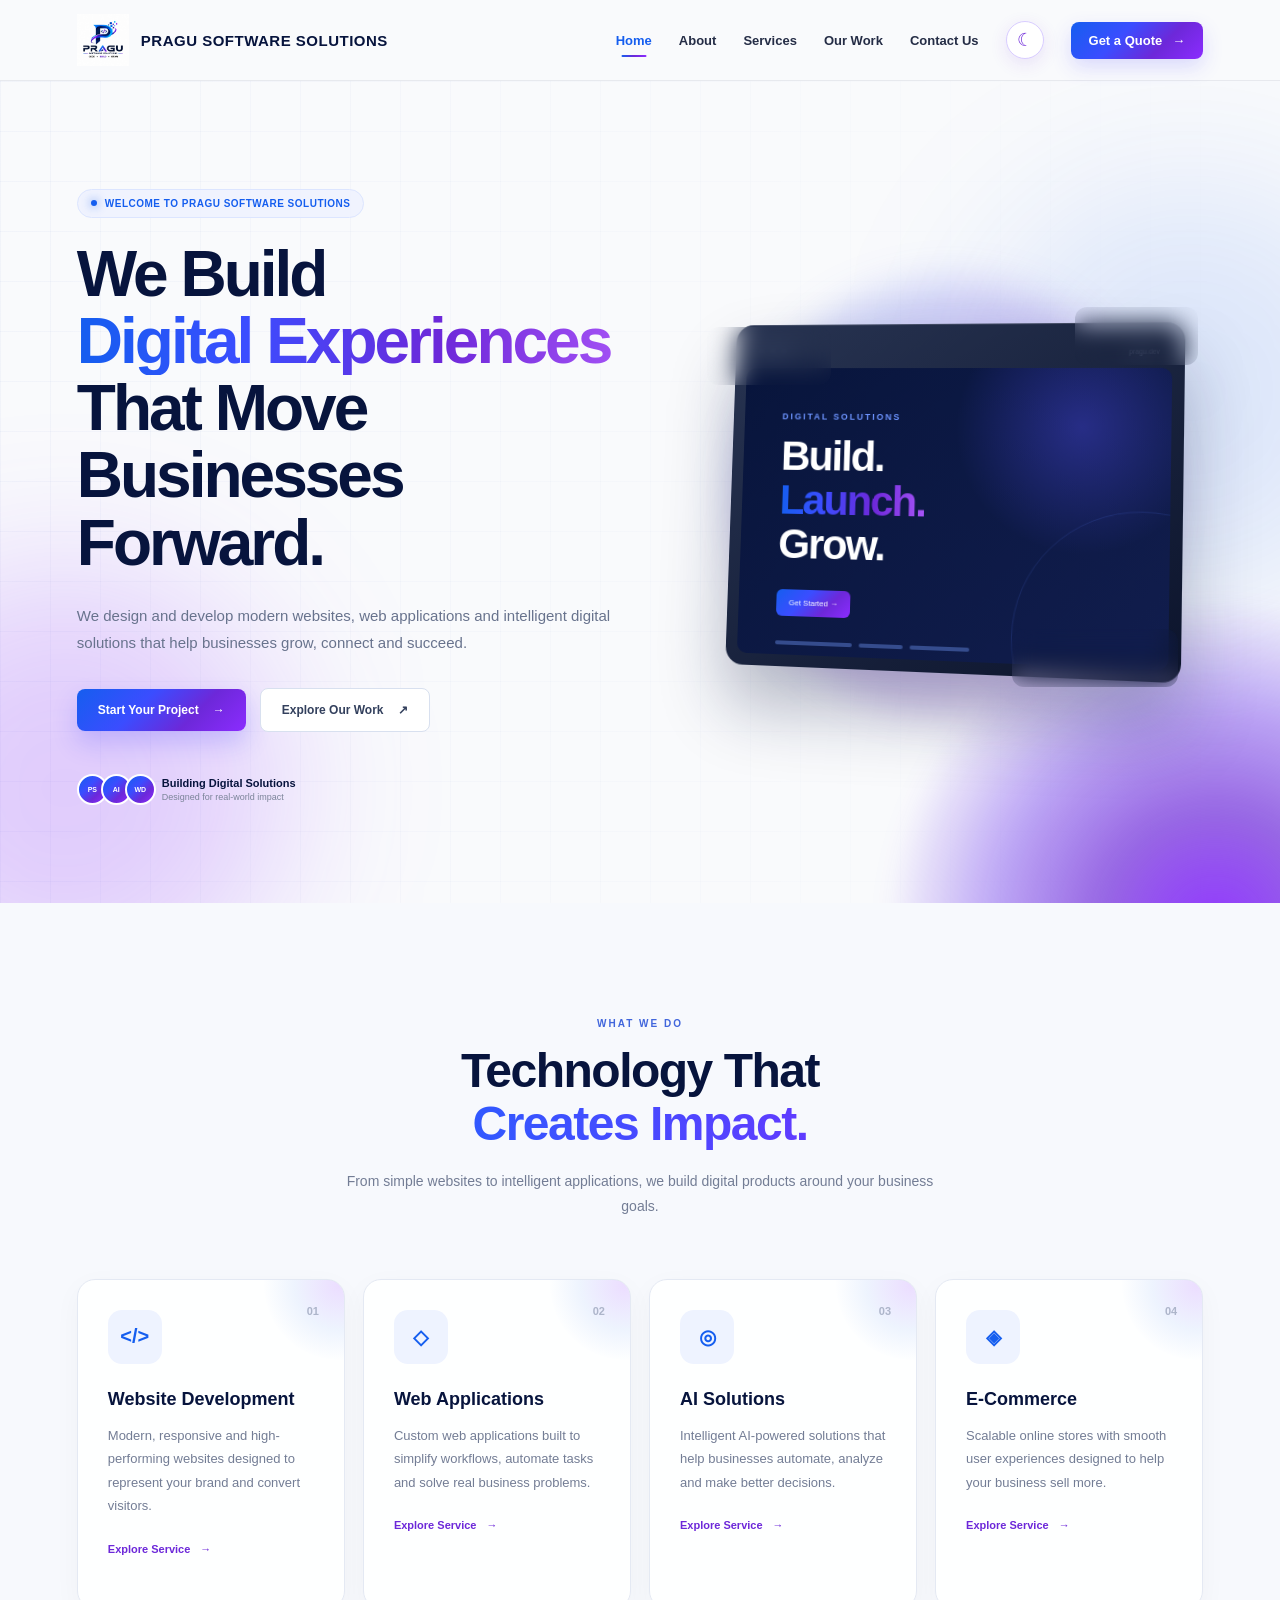
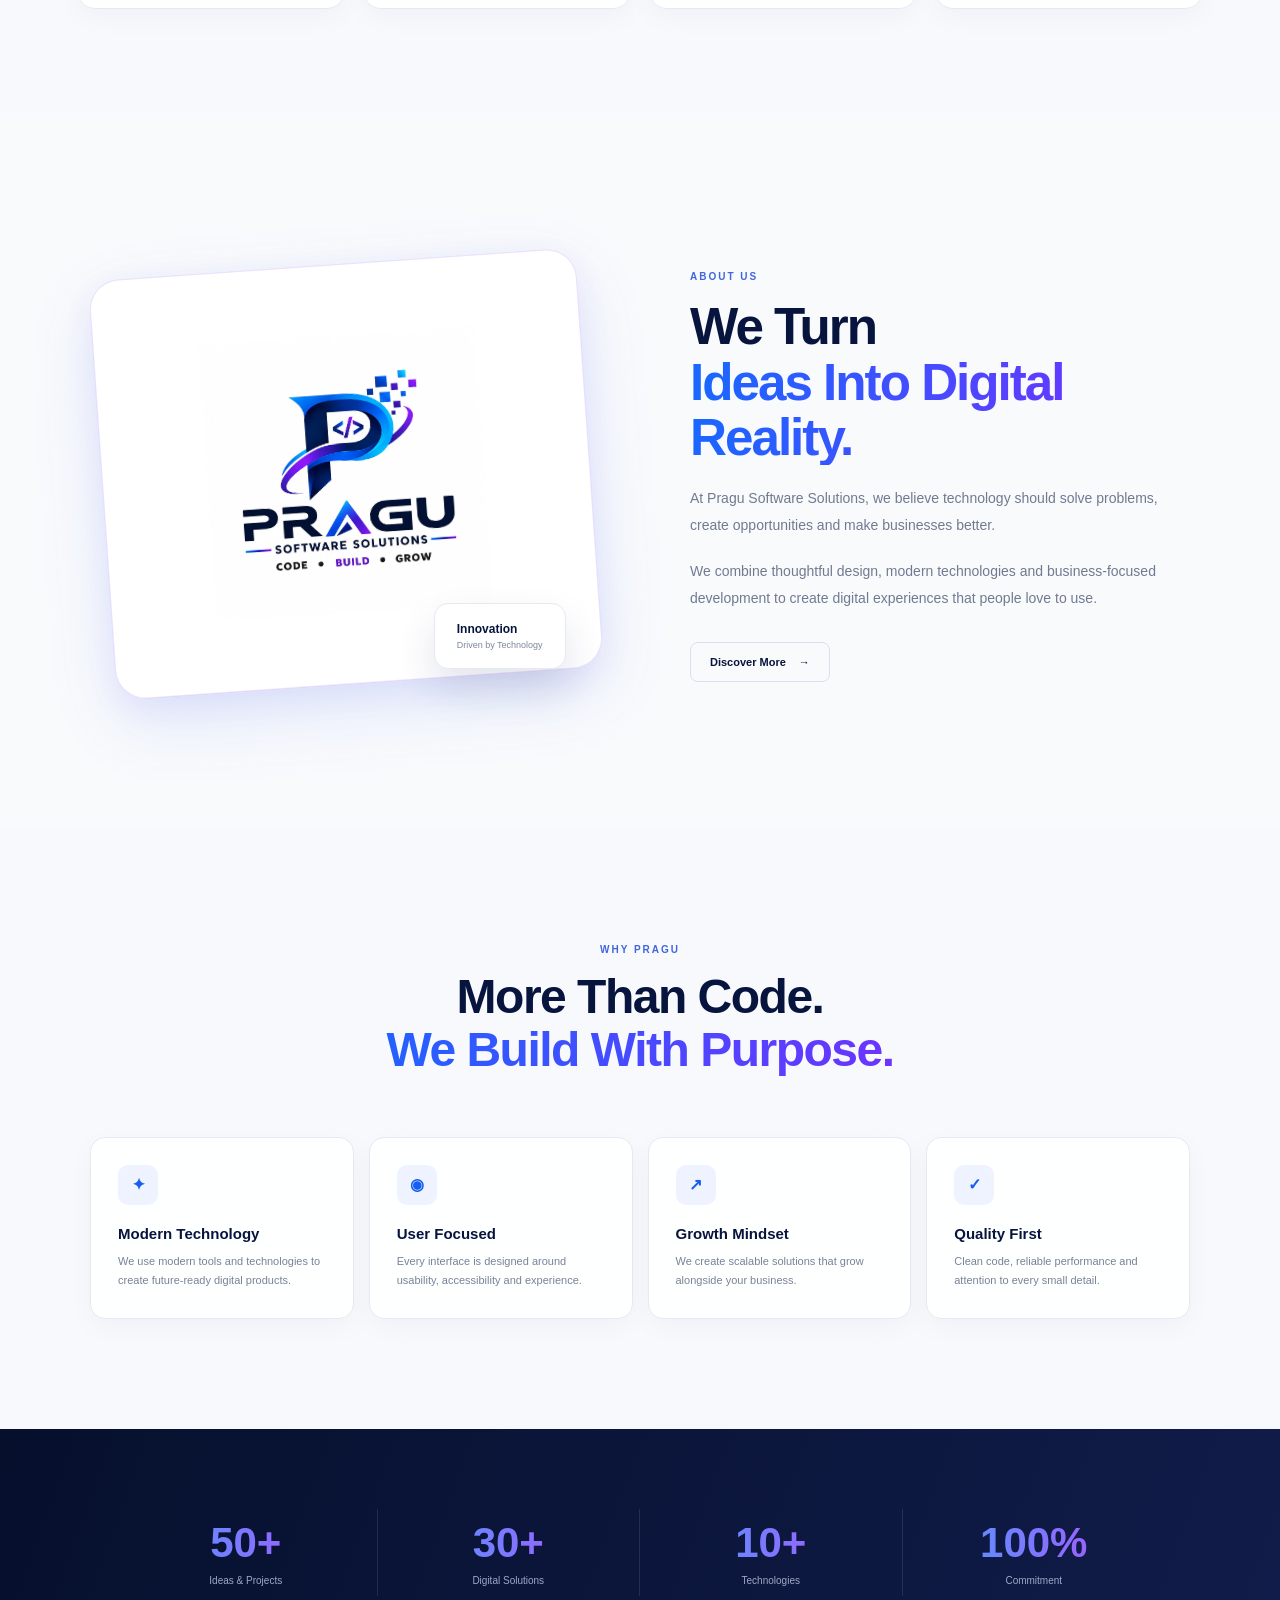
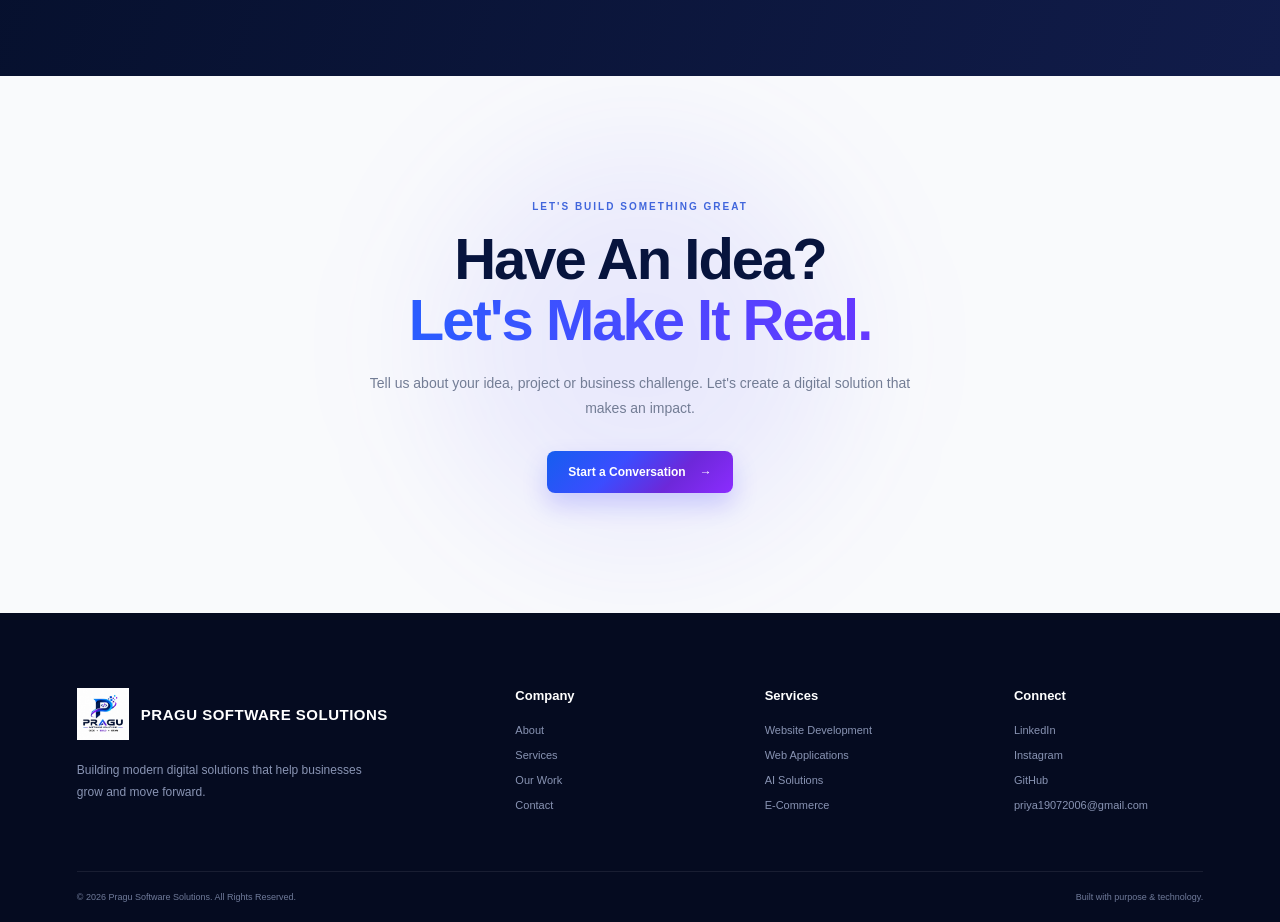
<file: index.html>
<!DOCTYPE html>
<html lang="en">

<head>

    <meta charset="UTF-8">

    <meta name="viewport"
          content="width=device-width, initial-scale=1.0">

    <meta name="description"
          content="Pragu Software Solutions - Modern digital solutions, web development, AI solutions and software services.">

    <title>Pragu Software Solutions</title>

    <link rel="stylesheet" href="css/style.css">

    <style>

        /* ==========================================
           HOME PAGE ABOUT LOGO CARD
           Only replaces the blue About card
        ========================================== */

        .about-logo-card {
            width: 100%;
            height: 100%;
            min-height: 420px;
            display: flex;
            align-items: center;
            justify-content: center;
            background: #ffffff !important;
            border-radius: 30px;
            border: 1px solid rgba(124, 58, 237, 0.15);

            box-shadow:
                0 25px 70px rgba(37, 99, 235, 0.12),
                0 10px 30px rgba(124, 58, 237, 0.08);

            overflow: hidden;

            transition:
                transform 0.4s ease,
                box-shadow 0.4s ease;
        }

        .about-logo-card img {
            width: 72%;
            max-width: 330px;
            height: auto;
            object-fit: contain;
            display: block;
            transition: transform 0.4s ease;
        }

        .about-logo-card:hover {
            transform: translateY(-8px);

            box-shadow:
                0 35px 80px rgba(37, 99, 235, 0.18),
                0 15px 35px rgba(124, 58, 237, 0.12);
        }

        .about-logo-card:hover img {
            transform: scale(1.05);
        }

        /* MOBILE */

        @media (max-width: 768px) {

            .about-logo-card {
                min-height: 320px;
            }

            .about-logo-card img {
                width: 70%;
            }

        }

    </style>

</head>

<body>

<!-- ==========================================
     PAGE LOADER
========================================== -->

<div class="page-loader">

    <div class="loader-logo">

        <img
            src="images/pragu-logo.png"
            alt="Pragu Software Solutions"
        >

    </div>

    <div class="loader-line">
        <span></span>
    </div>

</div>


<!-- ==========================================
     NAVBAR
========================================== -->

<header class="navbar">

    <a href="index.html" class="logo">

        <img
            src="images/pragu-logo.png"
            alt="Pragu Software Solutions"
            class="logo-image"
        >

        <div class="logo-name">
            PRAGU SOFTWARE SOLUTIONS
        </div>

    </a>

    <nav class="nav-links">

        <a href="index.html" class="active">
            Home
        </a>

        <a href="about.html">
            About
        </a>

        <a href="services.html">
            Services
        </a>

        <a href="work.html">
            Our Work
        </a>

        <a href="contact.html">
            Contact Us
        </a>

        <!-- THEME BUTTON -->

        <button
            class="theme-toggle"
            id="themeToggle"
            aria-label="Toggle theme">

            <span id="themeIcon">
                ☾
            </span>

        </button>

        <a href="contact.html" class="quote-btn">

            Get a Quote

            <span>
                →
            </span>

        </a>

    </nav>

    <!-- MOBILE MENU -->

    <button
        class="menu-btn"
        id="menuBtn">

        ☰

    </button>

</header>


<!-- ==========================================
     MAIN
========================================== -->

<main>

<!-- ==========================================
     HERO SECTION
========================================== -->

<section class="hero">

    <!-- BACKGROUND EFFECTS -->

    <div class="hero-grid"></div>

    <div class="hero-glow glow-one"></div>

    <div class="hero-glow glow-two"></div>

    <!-- HERO CONTENT -->

    <div class="hero-content reveal">

        <div class="hero-badge">

            <span class="badge-dot"></span>

            WELCOME TO PRAGU SOFTWARE SOLUTIONS

        </div>

        <h1>

            We Build

            <span>
                Digital Experiences
            </span>

            That Move

            <strong>
                Businesses Forward.
            </strong>

        </h1>

        <p>

            We design and develop modern websites,
            web applications and intelligent digital
            solutions that help businesses grow,
            connect and succeed.

        </p>

        <!-- HERO BUTTONS -->

        <div class="hero-buttons">

            <a href="contact.html" class="primary-btn">

                Start Your Project

                <span>
                    →
                </span>

            </a>

            <a href="work.html" class="secondary-btn">

                Explore Our Work

                <span>
                    ↗
                </span>

            </a>

        </div>

        <!-- TRUST -->

        <div class="hero-trust">

            <div class="avatars">

                <span>PS</span>
                <span>AI</span>
                <span>WD</span>

            </div>

            <div>

                <strong>
                    Building Digital Solutions
                </strong>

                <small>
                    Designed for real-world impact
                </small>

            </div>

        </div>

    </div>

    <!-- ======================================
         HERO VISUAL
    ====================================== -->

    <div class="hero-visual reveal">

        <div class="visual-glow"></div>

        <!-- MAIN DEVICE -->

        <div class="device-card">

            <div class="device-top">

                <div class="device-dots">

                    <span></span>
                    <span></span>
                    <span></span>

                </div>

                <small>
                    pragu.dev
                </small>

            </div>

            <div class="device-content">

                <div class="device-label">
                    DIGITAL SOLUTIONS
                </div>

                <h2>
                    Build.
                    <br>

                    <span>
                        Launch.
                    </span>

                    <br>

                    Grow.
                </h2>

                <div class="device-button">
                    Get Started →
                </div>

                <div class="device-bars">

                    <span></span>
                    <span></span>
                    <span></span>

                </div>

            </div>

        </div>

        <!-- FLOATING CARD 1 -->

        <div class="floating-card floating-project">

            <div class="floating-icon">
                ✦
            </div>

            <div>

                <small>
                    Digital Growth
                </small>

                <strong>
                    +85%
                </strong>

            </div>

        </div>

        <!-- FLOATING CARD 2 -->

        <div class="floating-card floating-code">

            <span>
                &lt;/&gt;
            </span>

            <div>

                <small>
                    Clean Code
                </small>

                <strong>
                    Scalable
                </strong>

            </div>

        </div>

        <!-- FLOATING CARD 3 -->

        <div class="floating-card floating-ai">

            <span>
                ✦
            </span>

            <div>

                <small>
                    AI Powered
                </small>

                <strong>
                    Smart Solutions
                </strong>

            </div>

        </div>

    </div>

</section>


<!-- ==========================================
     SERVICES PREVIEW
========================================== -->

<section class="services-preview">

    <div class="section-header reveal">

        <span class="section-label">
            WHAT WE DO
        </span>

        <h2>

            Technology That

            <span>
                Creates Impact.
            </span>

        </h2>

        <p>

            From simple websites to intelligent
            applications, we build digital products
            around your business goals.

        </p>

    </div>

    <div class="service-grid">

        <!-- CARD 1 -->

        <article class="service-card reveal">

            <div class="card-number">
                01
            </div>

            <div class="service-icon">
                &lt;/&gt;
            </div>

            <h3>
                Website Development
            </h3>

            <p>

                Modern, responsive and high-performing
                websites designed to represent your
                brand and convert visitors.

            </p>

            <a href="services.html">
                Explore Service <span>→</span>
            </a>

        </article>

        <!-- CARD 2 -->

        <article class="service-card reveal">

            <div class="card-number">
                02
            </div>

            <div class="service-icon">
                ◇
            </div>

            <h3>
                Web Applications
            </h3>

            <p>

                Custom web applications built to
                simplify workflows, automate tasks
                and solve real business problems.

            </p>

            <a href="services.html">
                Explore Service <span>→</span>
            </a>

        </article>

        <!-- CARD 3 -->

        <article class="service-card reveal">

            <div class="card-number">
                03
            </div>

            <div class="service-icon">
                ◎
            </div>

            <h3>
                AI Solutions
            </h3>

            <p>

                Intelligent AI-powered solutions
                that help businesses automate,
                analyze and make better decisions.

            </p>

            <a href="services.html">
                Explore Service <span>→</span>
            </a>

        </article>

        <!-- CARD 4 -->

        <article class="service-card reveal">

            <div class="card-number">
                04
            </div>

            <div class="service-icon">
                ◈
            </div>

            <h3>
                E-Commerce
            </h3>

            <p>

                Scalable online stores with smooth
                user experiences designed to help
                your business sell more.

            </p>

            <a href="services.html">
                Explore Service <span>→</span>
            </a>

        </article>

    </div>

</section>


<!-- ==========================================
     ABOUT PREVIEW
========================================== -->

<section class="about-preview">

    <div class="about-visual reveal">

        <!-- REPLACED BLUE CARD WITH YOUR LOGO -->

        <div class="about-main-card about-logo-card">

            <img
                src="images/pragu-logo.png"
                alt="Pragu Software Solutions Logo"
            >

        </div>

        <div class="about-floating">

            <strong>
                Innovation
            </strong>

            <span>
                Driven by Technology
            </span>

        </div>

    </div>

    <div class="about-content reveal">

        <span class="section-label">
            ABOUT US
        </span>

        <h2>

            We Turn

            <span>
                Ideas Into
                Digital Reality.
            </span>

        </h2>

        <p>

            At Pragu Software Solutions, we believe
            technology should solve problems, create
            opportunities and make businesses better.

        </p>

        <p>

            We combine thoughtful design, modern
            technologies and business-focused
            development to create digital experiences
            that people love to use.

        </p>

        <a href="about.html" class="outline-btn">
            Discover More <span>→</span>
        </a>

    </div>

</section>


<!-- ==========================================
     WHY CHOOSE US
========================================== -->

<section class="why-section">

    <div class="section-header reveal">

        <span class="section-label">
            WHY PRAGU
        </span>

        <h2>

            More Than Code.

            <span>
                We Build With Purpose.
            </span>

        </h2>

    </div>

    <div class="why-grid">

        <div class="why-card reveal">

            <span class="why-icon">✦</span>

            <h3>
                Modern Technology
            </h3>

            <p>
                We use modern tools and technologies
                to create future-ready digital products.
            </p>

        </div>

        <div class="why-card reveal">

            <span class="why-icon">◉</span>

            <h3>
                User Focused
            </h3>

            <p>
                Every interface is designed around
                usability, accessibility and experience.
            </p>

        </div>

        <div class="why-card reveal">

            <span class="why-icon">↗</span>

            <h3>
                Growth Mindset
            </h3>

            <p>
                We create scalable solutions that
                grow alongside your business.
            </p>

        </div>

        <div class="why-card reveal">

            <span class="why-icon">✓</span>

            <h3>
                Quality First
            </h3>

            <p>
                Clean code, reliable performance and
                attention to every small detail.
            </p>

        </div>

    </div>

</section>


<!-- ==========================================
     STATS
========================================== -->

<section class="stats-section">

    <div class="stats-grid">

        <div class="stat-item reveal">

            <strong>
                50+
            </strong>

            <span>
                Ideas & Projects
            </span>

        </div>

        <div class="stat-item reveal">

            <strong>
                30+
            </strong>

            <span>
                Digital Solutions
            </span>

        </div>

        <div class="stat-item reveal">

            <strong>
                10+
            </strong>

            <span>
                Technologies
            </span>

        </div>

        <div class="stat-item reveal">

            <strong>
                100%
            </strong>

            <span>
                Commitment
            </span>

        </div>

    </div>

</section>


<!-- ==========================================
     CTA
========================================== -->

<section class="cta-section">

    <div class="cta-glow"></div>

    <div class="cta-content reveal">

        <span class="section-label">
            LET'S BUILD SOMETHING GREAT
        </span>

        <h2>

            Have An Idea?

            <span>
                Let's Make It Real.
            </span>

        </h2>

        <p>

            Tell us about your idea, project or
            business challenge. Let's create a
            digital solution that makes an impact.

        </p>

        <a href="contact.html" class="primary-btn">
            Start a Conversation <span>→</span>
        </a>

    </div>

</section>

</main>


<!-- ==========================================
     FOOTER
========================================== -->

<footer class="footer">

    <div class="footer-grid">

        <div class="footer-brand">

            <a href="index.html" class="logo">

                <img
                    src="images/pragu-logo.png"
                    alt="Pragu Software Solutions"
                    class="logo-image"
                >

                <div class="logo-name">
                    PRAGU SOFTWARE SOLUTIONS
                </div>

            </a>

            <p>

                Building modern digital solutions
                that help businesses grow and
                move forward.

            </p>

        </div>

        <div class="footer-column">

            <h3>
                Company
            </h3>

            <a href="about.html">
                About
            </a>

            <a href="services.html">
                Services
            </a>

            <a href="work.html">
                Our Work
            </a>

            <a href="contact.html">
                Contact
            </a>

        </div>

        <div class="footer-column">

            <h3>
                Services
            </h3>

            <a href="services.html">
                Website Development
            </a>

            <a href="services.html">
                Web Applications
            </a>

            <a href="services.html">
                AI Solutions
            </a>

            <a href="services.html">
                E-Commerce
            </a>

        </div>

        <!-- UPDATED SOCIAL LINKS AND EMAIL ONLY -->

        <div class="footer-column">

            <h3>
                Connect
            </h3>

            <a
                href="https://www.linkedin.com/in/pragadeshwaran05/"
                target="_blank"
                rel="noopener noreferrer">
                LinkedIn
            </a>

            <a
                href="https://www.instagram.com/hey_itz_pragu/"
                target="_blank"
                rel="noopener noreferrer">
                Instagram
            </a>

            <a
                href="https://github.com/Pragadeshwaran05/"
                target="_blank"
                rel="noopener noreferrer">
                GitHub
            </a>

            <a href="mailto:priya19072006@gmail.com">
                priya19072006@gmail.com
            </a>

        </div>

    </div>

    <div class="footer-bottom">

        <span>
            © 2026 Pragu Software Solutions.
            All Rights Reserved.
        </span>

        <span>
            Built with purpose & technology.
        </span>

    </div>

</footer>

<script src="js/script.js"></script>

</body>

</html>
</file>
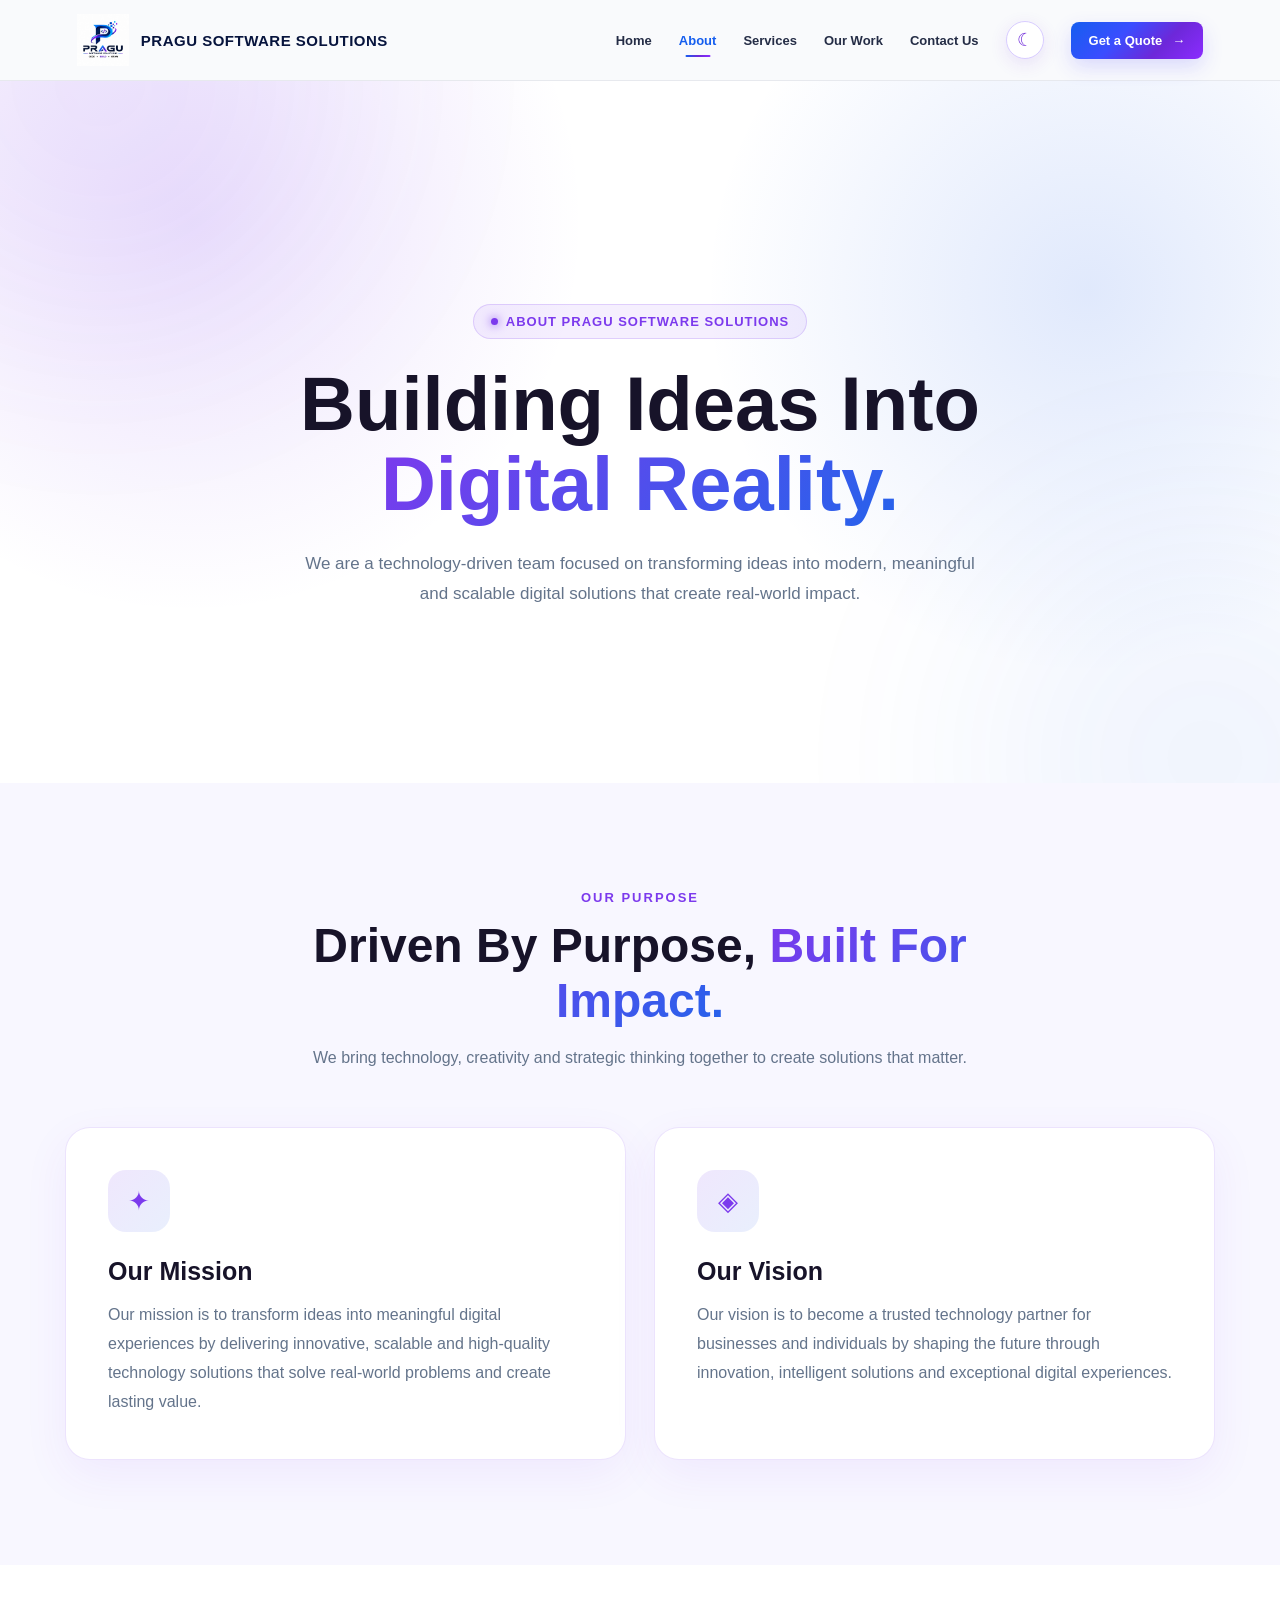
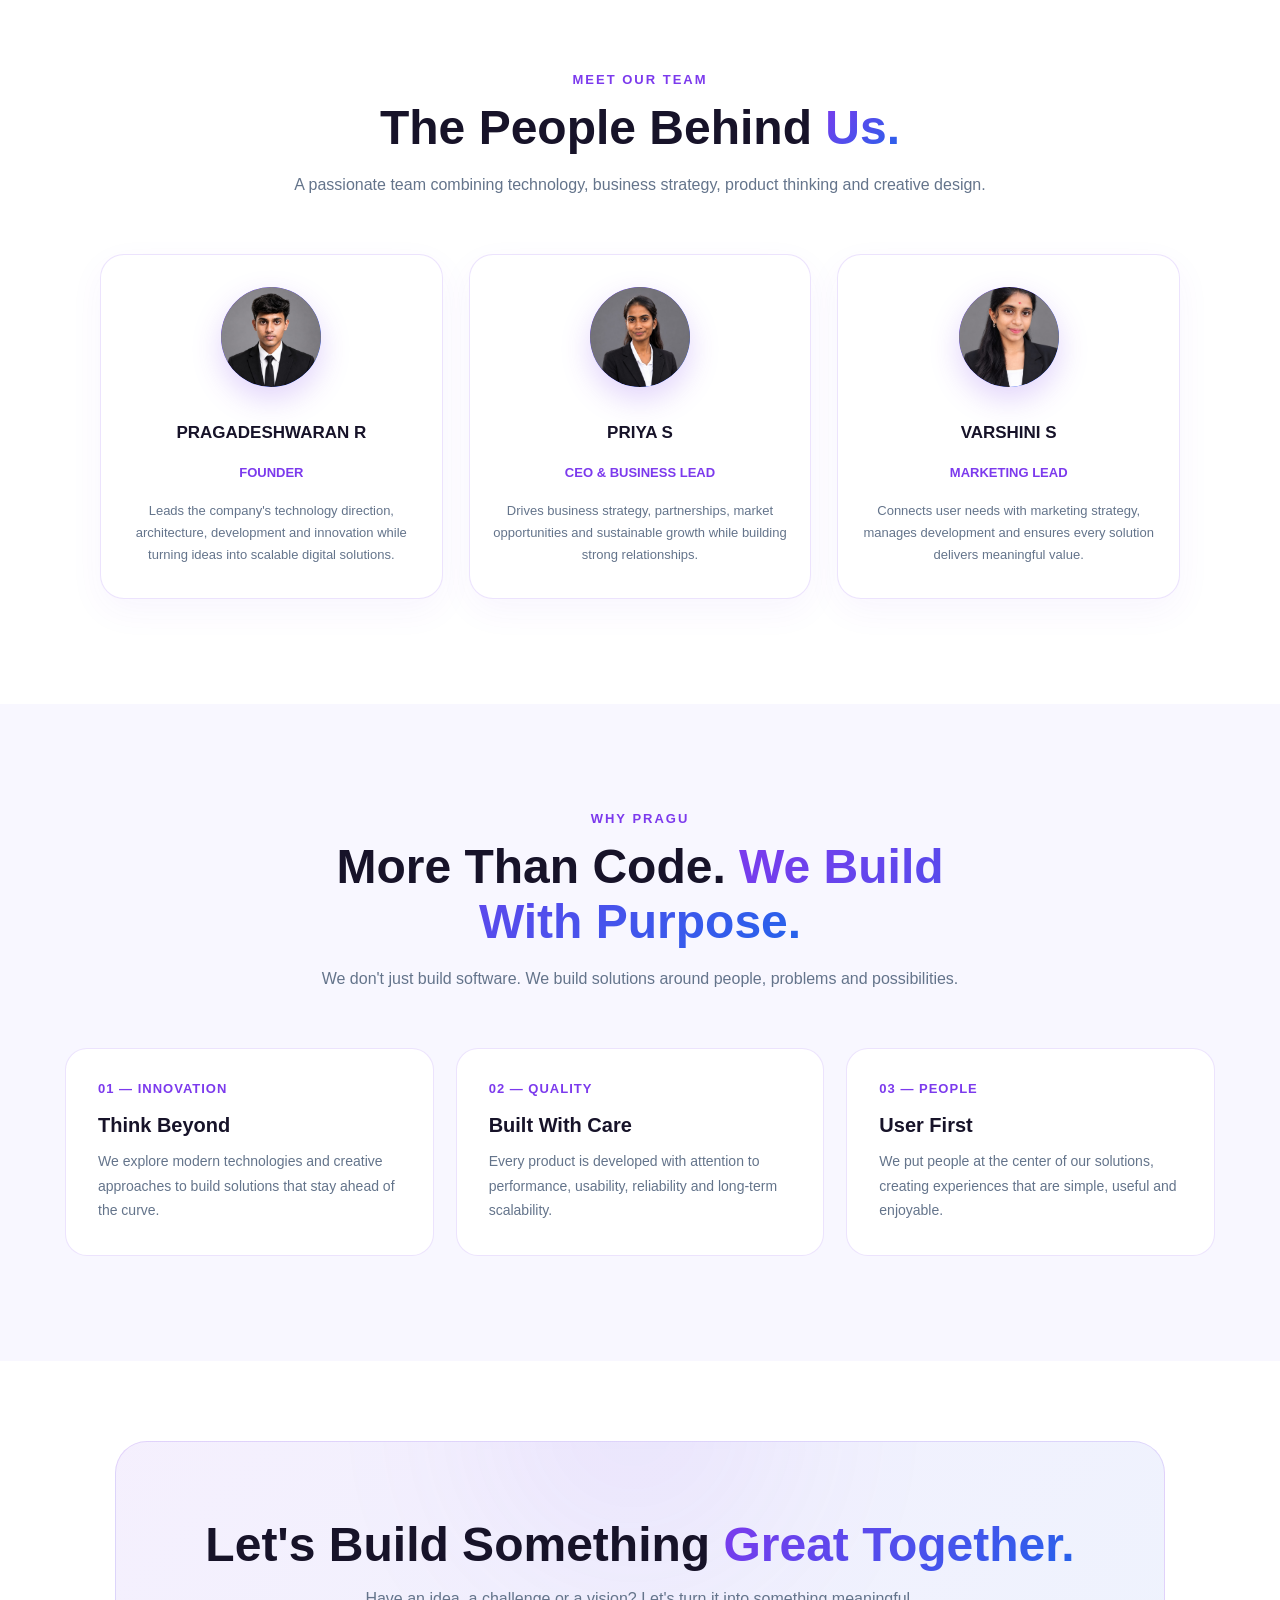
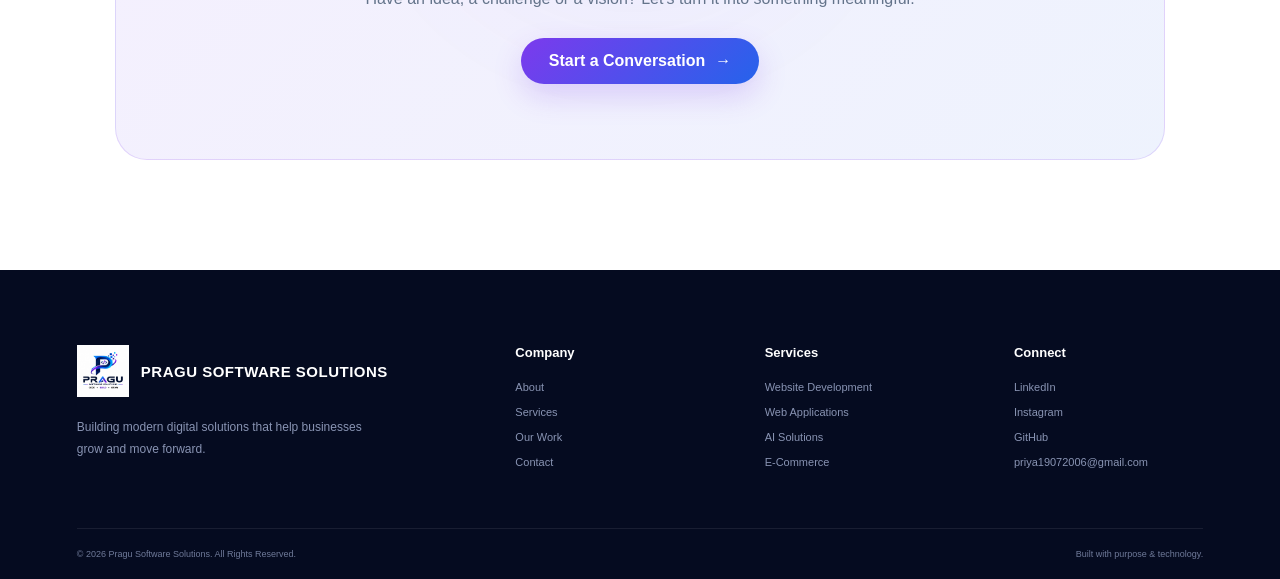
<file: about.html>
<!DOCTYPE html>
<html lang="en">
<head>
    <meta charset="UTF-8">
    <meta name="viewport" content="width=device-width, initial-scale=1.0">
    <meta name="description" content="Learn more about Pragu Software Solutions, our mission, vision and team.">
    <title>About Us | Pragu Software Solutions</title>
    <link rel="stylesheet" href="css/style.css">

    <style>
        /* ABOUT PAGE — LIGHT AND DARK THEME */
        :root {
            --about-purple: #7C3AED;
            --about-purple-light: #A78BFA;
            --about-blue: #2563EB;
            --about-blue-light: #60A5FA;
            --about-bg: #FFFFFF;
            --about-bg-soft: #F8F7FF;
            --about-card: #FFFFFF;
            --about-text: #171329;
            --about-text-soft: #64748B;
            --about-border: rgba(124, 58, 237, 0.14);
            --about-gradient: linear-gradient(135deg, #7C3AED, #2563EB);
        }

        body.dark-theme {
            --about-bg: #07111F;
            --about-bg-soft: #0A1628;
            --about-card: #0D1B2E;
            --about-text: #F8FAFC;
            --about-text-soft: #A8B3C7;
            --about-border: rgba(167, 139, 250, 0.18);
        }

        /* ABOUT HERO */
        .about-hero {
            min-height: 78vh;
            display: flex;
            align-items: center;
            justify-content: center;
            text-align: center;
            padding: 150px 25px 100px;
            position: relative;
            overflow: hidden;
            background:
                radial-gradient(circle at 15% 20%, rgba(124, 58, 237, 0.14), transparent 32%),
                radial-gradient(circle at 85% 30%, rgba(37, 99, 235, 0.14), transparent 32%),
                var(--about-bg);
            transition: background 0.4s ease;
        }

        body.dark-theme .about-hero {
            background:
                radial-gradient(circle at 15% 20%, rgba(124, 58, 237, 0.18), transparent 32%),
                radial-gradient(circle at 85% 30%, rgba(37, 99, 235, 0.16), transparent 32%),
                #07111F;
        }

        .about-hero::before {
            content: "";
            position: absolute;
            width: 500px;
            height: 500px;
            border-radius: 50%;
            background: #7C3AED;
            opacity: 0.07;
            filter: blur(120px);
            top: -250px;
            left: -150px;
        }

        .about-hero::after {
            content: "";
            position: absolute;
            width: 450px;
            height: 450px;
            border-radius: 50%;
            background: #2563EB;
            opacity: 0.07;
            filter: blur(120px);
            right: -150px;
            bottom: -200px;
        }

        .about-hero-content {
            max-width: 850px;
            position: relative;
            z-index: 2;
            animation: aboutFadeUp 1s ease forwards;
        }

        .about-label {
            display: inline-flex;
            align-items: center;
            gap: 8px;
            padding: 9px 17px;
            border-radius: 30px;
            background: rgba(124, 58, 237, 0.08);
            border: 1px solid rgba(124, 58, 237, 0.18);
            color: var(--about-purple);
            font-size: 13px;
            font-weight: 700;
            letter-spacing: 1px;
            margin-bottom: 25px;
        }

        .about-label-dot {
            width: 7px;
            height: 7px;
            border-radius: 50%;
            background: var(--about-purple);
            box-shadow: 0 0 10px var(--about-purple);
        }

        .about-hero h1 {
            font-size: clamp(42px, 7vw, 76px);
            line-height: 1.05;
            color: var(--about-text);
            margin-bottom: 25px;
            transition: color 0.3s ease;
        }

        .about-gradient-text {
            background: var(--about-gradient);
            -webkit-background-clip: text;
            -webkit-text-fill-color: transparent;
            background-clip: text;
        }

        .about-hero p {
            max-width: 700px;
            margin: auto;
            color: var(--about-text-soft);
            font-size: 17px;
            line-height: 1.8;
        }

        /* GENERAL SECTIONS */
        .about-section {
            padding: 105px 25px;
            background: var(--about-bg);
            transition: background 0.4s ease;
        }

        .about-section.soft {
            background: var(--about-bg-soft);
        }

        .about-container {
            max-width: 1150px;
            margin: auto;
        }

        .about-heading {
            max-width: 700px;
            margin: 0 auto 55px;
            text-align: center;
        }

        .about-heading-label {
            color: var(--about-purple);
            font-size: 13px;
            font-weight: 800;
            letter-spacing: 2px;
            text-transform: uppercase;
        }

        .about-heading h2 {
            color: var(--about-text);
            font-size: clamp(32px, 5vw, 48px);
            line-height: 1.15;
            margin: 12px 0 16px;
        }

        .about-heading p {
            color: var(--about-text-soft);
            line-height: 1.75;
        }

        /* MISSION AND VISION */
        .mission-grid {
            display: grid;
            grid-template-columns: repeat(2, minmax(0, 1fr));
            gap: 28px;
        }

        .mission-card {
            position: relative;
            padding: 42px;
            border-radius: 25px;
            background: var(--about-card);
            border: 1px solid var(--about-border);
            box-shadow: 0 15px 45px rgba(124, 58, 237, 0.07);
            overflow: hidden;
            transition:
                transform 0.45s ease,
                box-shadow 0.45s ease,
                border-color 0.45s ease,
                background 0.4s ease;
        }

        body.dark-theme .mission-card {
            box-shadow: 0 20px 55px rgba(0, 0, 0, 0.30);
        }

        .mission-card::before {
            content: "";
            position: absolute;
            width: 180px;
            height: 180px;
            border-radius: 50%;
            background: var(--about-purple);
            opacity: 0;
            filter: blur(70px);
            right: -70px;
            top: -70px;
            transition: 0.45s ease;
        }

        .mission-card:hover {
            transform: translateY(-10px);
            border-color: rgba(124, 58, 237, 0.35);
            box-shadow: 0 25px 60px rgba(37, 99, 235, 0.12);
        }

        .mission-card:hover::before {
            opacity: 0.12;
        }

        .mission-icon {
            width: 62px;
            height: 62px;
            display: flex;
            align-items: center;
            justify-content: center;
            border-radius: 18px;
            background: linear-gradient(
                135deg,
                rgba(124, 58, 237, 0.12),
                rgba(37, 99, 235, 0.10)
            );
            color: var(--about-purple);
            font-size: 26px;
            margin-bottom: 25px;
        }

        .mission-card h3 {
            color: var(--about-text);
            font-size: 25px;
            margin-bottom: 15px;
        }

        .mission-card p {
            color: var(--about-text-soft);
            line-height: 1.8;
        }

        /* TEAM — THREE EQUAL CARDS */
        .team-grid {
            display: grid;
            grid-template-columns: repeat(3, minmax(0, 1fr));
            gap: 26px;
            align-items: stretch;
            max-width: 1080px;
            margin: 0 auto;
        }

        .team-card {
            position: relative;
            width: 100%;
            min-width: 0;
            height: 100%;
            box-sizing: border-box;
            padding: 32px 22px;
            display: flex;
            flex-direction: column;
            align-items: center;
            text-align: center;
            background: var(--about-card);
            border: 1px solid var(--about-border);
            border-radius: 24px;
            overflow: hidden;
            box-shadow: 0 12px 35px rgba(124, 58, 237, 0.05);
            transition:
                transform 0.45s ease,
                box-shadow 0.45s ease,
                border-color 0.45s ease,
                background 0.4s ease;
        }

        body.dark-theme .team-card {
            box-shadow: 0 20px 45px rgba(0, 0, 0, 0.28);
        }

        .team-card::after {
            content: "";
            position: absolute;
            width: 140px;
            height: 140px;
            border-radius: 50%;
            background: var(--about-blue);
            opacity: 0;
            filter: blur(70px);
            left: -70px;
            bottom: -70px;
            transition: 0.45s ease;
        }

        .team-card:hover {
            transform: translateY(-8px);
            border-color: rgba(37, 99, 235, 0.28);
            box-shadow: 0 25px 55px rgba(37, 99, 235, 0.12);
        }

        .team-card:hover::after {
            opacity: 0.12;
        }

        .team-avatar {
            width: 100px;
            height: 100px;
            flex-shrink: 0;
            margin: 0 auto 22px;
            border-radius: 50%;
            overflow: hidden;
            background: var(--about-gradient);
            box-shadow: 0 12px 30px rgba(124, 58, 237, 0.22);
            transition: transform 0.4s ease;
            position: relative;
            z-index: 2;
        }

        .team-avatar img {
            width: 100%;
            height: 100%;
            display: block;
            object-fit: cover;
            border-radius: 50%;
        }

        .team-card:hover .team-avatar {
            transform: scale(1.08) rotate(4deg);
        }

        .team-card h3 {
            position: relative;
            z-index: 2;
            width: 100%;
            min-height: 48px;
            display: flex;
            align-items: center;
            justify-content: center;
            color: var(--about-text);
            font-size: 17px;
            line-height: 1.4;
            margin: 0 0 8px;
        }

        .team-role {
            position: relative;
            z-index: 2;
            min-height: 20px;
            color: var(--about-purple);
            font-size: 13px;
            font-weight: 700;
            margin-bottom: 15px;
        }

        .team-card p {
            position: relative;
            z-index: 2;
            color: var(--about-text-soft);
            font-size: 13px;
            line-height: 1.7;
            margin-top: 0;
        }

        /* WHY CHOOSE US */
        .why-grid-about {
            display: grid;
            grid-template-columns: repeat(3, minmax(0, 1fr));
            gap: 22px;
        }

        .why-card-about {
            padding: 32px;
            border-radius: 22px;
            background: var(--about-card);
            border: 1px solid var(--about-border);
            transition: 0.4s ease, background 0.4s ease;
        }

        .why-card-about:hover {
            transform: translateY(-8px);
            border-color: rgba(124, 58, 237, 0.3);
            box-shadow: 0 20px 45px rgba(124, 58, 237, 0.09);
        }

        .why-number-about {
            color: var(--about-purple);
            font-size: 13px;
            font-weight: 800;
            letter-spacing: 1px;
            margin-bottom: 18px;
        }

        .why-card-about h3 {
            color: var(--about-text);
            font-size: 20px;
            margin-bottom: 12px;
        }

        .why-card-about p {
            color: var(--about-text-soft);
            line-height: 1.75;
            font-size: 14px;
        }

        /* CALL TO ACTION */
        .about-cta-section {
            padding: 80px 25px 110px;
            background: var(--about-bg);
            transition: background 0.4s ease;
        }

        .about-cta {
            max-width: 1050px;
            margin: auto;
            padding: 75px 40px;
            text-align: center;
            border-radius: 32px;
            position: relative;
            overflow: hidden;
            background: linear-gradient(
                135deg,
                rgba(124, 58, 237, 0.08),
                rgba(37, 99, 235, 0.08)
            );
            border: 1px solid rgba(124, 58, 237, 0.16);
        }

        body.dark-theme .about-cta {
            background: linear-gradient(
                135deg,
                rgba(124, 58, 237, 0.14),
                rgba(37, 99, 235, 0.12)
            );
            border-color: rgba(167, 139, 250, 0.20);
        }

        .about-cta::before {
            content: "";
            position: absolute;
            width: 300px;
            height: 300px;
            border-radius: 50%;
            background: var(--about-purple);
            opacity: 0.08;
            filter: blur(100px);
            top: -170px;
            left: 35%;
        }

        .about-cta h2 {
            position: relative;
            color: var(--about-text);
            font-size: clamp(30px, 5vw, 48px);
            line-height: 1.15;
            margin-bottom: 18px;
        }

        .about-cta p {
            position: relative;
            color: var(--about-text-soft);
            margin-bottom: 30px;
        }

        .about-cta-button {
            position: relative;
            display: inline-flex;
            align-items: center;
            gap: 10px;
            padding: 14px 28px;
            border-radius: 30px;
            background: var(--about-gradient);
            color: #FFFFFF;
            font-weight: 700;
            transition: 0.3s ease;
            box-shadow: 0 12px 30px rgba(124, 58, 237, 0.20);
            text-decoration: none;
        }

        .about-cta-button:hover {
            transform: translateY(-4px);
            box-shadow: 0 18px 40px rgba(37, 99, 235, 0.22);
        }

        /* SCROLL REVEAL */
        .about-reveal {
            opacity: 0;
            transform: translateY(40px);
            transition: opacity 0.8s ease, transform 0.8s ease;
        }

        .about-reveal.show {
            opacity: 1;
            transform: translateY(0);
        }

        /* HERO ANIMATION */
        @keyframes aboutFadeUp {
            from {
                opacity: 0;
                transform: translateY(35px);
            }
            to {
                opacity: 1;
                transform: translateY(0);
            }
        }

        /* RESPONSIVE */
        @media (max-width: 1100px) {
            .team-grid {
                grid-template-columns: repeat(2, minmax(0, 1fr));
            }
        }

        @media (max-width: 950px) {
            .why-grid-about {
                grid-template-columns: repeat(2, minmax(0, 1fr));
            }
        }

        @media (max-width: 700px) {
            .about-hero {
                min-height: 75vh;
                padding: 130px 20px 80px;
            }

            .about-hero p {
                font-size: 15px;
            }

            .about-section {
                padding: 75px 18px;
            }

            .mission-grid,
            .team-grid,
            .why-grid-about {
                grid-template-columns: 1fr;
            }

            .team-grid {
                max-width: 420px;
            }

            .team-card h3 {
                min-height: auto;
            }

            .mission-card {
                padding: 32px 25px;
            }

            .about-cta-section {
                padding: 55px 18px 80px;
            }

            .about-cta {
                padding: 55px 22px;
            }
        }

        @media (prefers-reduced-motion: reduce) {
            .about-reveal,
            .about-hero-content,
            .team-card,
            .mission-card,
            .why-card-about {
                animation: none;
                transition: none;
            }

            .about-reveal {
                opacity: 1;
                transform: none;
            }
        }
    </style>
</head>

<body>
    <!-- NAVBAR -->
    <header class="navbar">
        <a href="index.html" class="logo">
            <img
                src="images/pragu-logo.png"
                alt="Pragu Software Solutions"
                class="logo-image"
            >
            <div class="logo-name">PRAGU SOFTWARE SOLUTIONS</div>
        </a>

        <nav class="nav-links">
            <a href="index.html">Home</a>
            <a href="about.html" class="active">About</a>
            <a href="services.html">Services</a>
            <a href="work.html">Our Work</a>
            <a href="contact.html">Contact Us</a>

            <button
                class="theme-toggle"
                id="themeToggle"
                type="button"
                aria-label="Toggle theme"
                aria-pressed="false"
            >
                <span id="themeIcon">☾</span>
            </button>

            <a href="contact.html" class="quote-btn">
                Get a Quote <span>→</span>
            </a>
        </nav>

        <button
            class="menu-btn"
            id="menuBtn"
            type="button"
            aria-label="Toggle navigation"
            aria-expanded="false"
        >
            ☰
        </button>
    </header>

    <main>
        <!-- ABOUT HERO -->
        <section class="about-hero">
            <div class="about-hero-content">
                <div class="about-label">
                    <span class="about-label-dot"></span>
                    ABOUT PRAGU SOFTWARE SOLUTIONS
                </div>

                <h1>
                    Building Ideas Into
                    <span class="about-gradient-text">Digital Reality.</span>
                </h1>

                <p>
                    We are a technology-driven team focused
                    on transforming ideas into modern,
                    meaningful and scalable digital solutions
                    that create real-world impact.
                </p>
            </div>
        </section>

        <!-- MISSION AND VISION -->
        <section class="about-section soft">
            <div class="about-container">
                <div class="about-heading about-reveal">
                    <span class="about-heading-label">OUR PURPOSE</span>
                    <h2>
                        Driven By Purpose,
                        <span class="about-gradient-text">Built For Impact.</span>
                    </h2>
                    <p>
                        We bring technology, creativity and
                        strategic thinking together to create
                        solutions that matter.
                    </p>
                </div>

                <div class="mission-grid">
                    <article class="mission-card about-reveal">
                        <div class="mission-icon">✦</div>
                        <h3>Our Mission</h3>
                        <p>
                            Our mission is to transform ideas
                            into meaningful digital experiences
                            by delivering innovative, scalable
                            and high-quality technology solutions
                            that solve real-world problems and
                            create lasting value.
                        </p>
                    </article>

                    <article class="mission-card about-reveal">
                        <div class="mission-icon">◈</div>
                        <h3>Our Vision</h3>
                        <p>
                            Our vision is to become a trusted
                            technology partner for businesses
                            and individuals by shaping the
                            future through innovation, intelligent
                            solutions and exceptional digital
                            experiences.
                        </p>
                    </article>
                </div>
            </div>
        </section>

        <!-- TEAM: ONLY THREE MEMBERS -->
        <section class="about-section">
            <div class="about-container">
                <div class="about-heading about-reveal">
                    <span class="about-heading-label">MEET OUR TEAM</span>
                    <h2>
                        The People Behind
                        <span class="about-gradient-text">Us.</span>
                    </h2>
                    <p>
                        A passionate team combining technology,
                        business strategy, product thinking
                        and creative design.
                    </p>
                </div>

                <div class="team-grid">
                    <!-- TEAM MEMBER 1 -->
                    <article class="team-card about-reveal">
                        <div class="team-avatar">
                            <img
                                src="images/team-ceo.jpg"
                                alt="Founder and CEO"
                                loading="lazy"
                            >
                        </div>
                        <h3>PRAGADESHWARAN  R</h3>
                        <div class="team-role">FOUNDER </div>
                        <p>
                            Leads the company's technology
                            direction, architecture, development
                            and innovation while turning ideas
                            into scalable digital solutions.
                        </p>
                    </article>

                    <!-- TEAM MEMBER 2 -->
                    <article class="team-card about-reveal">
                        <div class="team-avatar">
                            <img
                                src="images/team-business.jpg"
                                alt="Business and Marketing Lead"
                                loading="lazy"
                            >
                        </diV>
                        <h3> PRIYA S</h3>
                        <div class="team-role">CEO &amp; BUSINESS LEAD</div>
                        <p>
                            Drives business strategy,
                            partnerships, market opportunities
                            and sustainable growth while
                            building strong relationships.
                        </p>
                    </article>

                    <!-- TEAM MEMBER 3 -->
                    <article class="team-card about-reveal">
                        <div class="team-avatar">
                            <img
                                src="images/team-uiux.jpg"
                                alt="Product Management Lead"
                                loading="lazy"
                            >
                        </div>
                        <h3>VARSHINI S</h3>
                        <div class="team-role">MARKETING LEAD</div>
                        <p>
                            Connects user needs with marketing
                            strategy, manages development and
                            ensures every solution delivers
                            meaningful value.
                        </p>
                    </article>
                </div>
            </div>
        </section>

        <!-- WHY PRAGU -->
        <section class="about-section soft">
            <div class="about-container">
                <div class="about-heading about-reveal">
                    <span class="about-heading-label">WHY PRAGU</span>
                    <h2>
                        More Than Code.
                        <span class="about-gradient-text">We Build With Purpose.</span>
                    </h2>
                    <p>
                        We don't just build software.
                        We build solutions around people,
                        problems and possibilities.
                    </p>
                </div>

                <div class="why-grid-about">
                    <article class="why-card-about about-reveal">
                        <div class="why-number-about">01 — INNOVATION</div>
                        <h3>Think Beyond</h3>
                        <p>
                            We explore modern technologies
                            and creative approaches to build
                            solutions that stay ahead of
                            the curve.
                        </p>
                    </article>

                    <article class="why-card-about about-reveal">
                        <div class="why-number-about">02 — QUALITY</div>
                        <h3>Built With Care</h3>
                        <p>
                            Every product is developed with
                            attention to performance, usability,
                            reliability and long-term scalability.
                        </p>
                    </article>

                    <article class="why-card-about about-reveal">
                        <div class="why-number-about">03 — PEOPLE</div>
                        <h3>User First</h3>
                        <p>
                            We put people at the center of
                            our solutions, creating experiences
                            that are simple, useful and enjoyable.
                        </p>
                    </article>
                </div>
            </div>
        </section>

        <!-- CALL TO ACTION -->
        <section class="about-cta-section">
            <div class="about-cta about-reveal">
                <h2>
                    Let's Build Something
                    <span class="about-gradient-text">Great Together.</span>
                </h2>
                <p>
                    Have an idea, a challenge or a vision?
                    Let's turn it into something meaningful.
                </p>
                <a href="contact.html" class="about-cta-button">
                    Start a Conversation <span>→</span>
                </a>
            </div>
        </section>
    </main>

    <!-- FOOTER -->
    <footer class="footer">
        <div class="footer-grid">
            <div class="footer-brand">
                <a href="index.html" class="logo">
                    <img
                        src="images/pragu-logo.png"
                        alt="Pragu Software Solutions"
                        class="logo-image"
                        loading="lazy"
                    >
                    <div class="logo-name">PRAGU SOFTWARE SOLUTIONS</div>
                </a>
                <p>
                    Building modern digital solutions
                    that help businesses grow and
                    move forward.
                </p>
            </div>

            <div class="footer-column">
                <h3>Company</h3>
                <a href="about.html">About</a>
                <a href="services.html">Services</a>
                <a href="work.html">Our Work</a>
                <a href="contact.html">Contact</a>
            </div>

            <div class="footer-column">
                <h3>Services</h3>
                <a href="services.html">Website Development</a>
                <a href="services.html">Web Applications</a>
                <a href="services.html">AI Solutions</a>
                <a href="services.html">E-Commerce</a>
            </div>

            <!-- UPDATED SOCIAL LINKS AND EMAIL -->
            <div class="footer-column">
                <h3>Connect</h3>

                <a
                    href="https://www.linkedin.com/in/pragadeshwaran05/"
                    target="_blank"
                    rel="noopener noreferrer"
                >LinkedIn</a>

                <a
                    href="https://www.instagram.com/hey_itz_pragu/"
                    target="_blank"
                    rel="noopener noreferrer"
                >Instagram</a>

                <a
                    href="https://github.com/Pragadeshwaran05/"
                    target="_blank"
                    rel="noopener noreferrer"
                >GitHub</a>

                <a href="mailto:priya19072006@gmail.com">
                    priya19072006@gmail.com
                </a>
            </div>
        </div>

        <div class="footer-bottom">
            <span>© 2026 Pragu Software Solutions. All Rights Reserved.</span>
            <span>Built with purpose &amp; technology.</span>
        </div>
    </footer>

    <script>
        /* SCROLL REVEAL */
        const aboutReveal = document.querySelectorAll(".about-reveal");

        if ("IntersectionObserver" in window) {
            const aboutObserver = new IntersectionObserver(
                (entries, observer) => {
                    entries.forEach((entry) => {
                        if (entry.isIntersecting) {
                            entry.target.classList.add("show");
                            observer.unobserve(entry.target);
                        }
                    });
                },
                { threshold: 0.15 }
            );

            aboutReveal.forEach((element) => {
                aboutObserver.observe(element);
            });
        } else {
            aboutReveal.forEach((element) => {
                element.classList.add("show");
            });
        }

        /* THEME SYSTEM */
        const themeToggle = document.getElementById("themeToggle");
        const themeIcon = document.getElementById("themeIcon");

        function applyTheme(theme) {
            const isDark = theme === "dark";

            document.body.classList.toggle("dark-theme", isDark);

            if (themeIcon) {
                themeIcon.textContent = isDark ? "☀" : "☾";
            }

            if (themeToggle) {
                themeToggle.setAttribute("aria-pressed", String(isDark));
            }
        }

        let savedTheme = "light";

        try {
            savedTheme = localStorage.getItem("pragu-theme") || "light";
        } catch (error) {
            savedTheme = "light";
        }

        applyTheme(savedTheme);

        if (themeToggle) {
            themeToggle.addEventListener("click", () => {
                const isDark = document.body.classList.contains("dark-theme");
                const nextTheme = isDark ? "light" : "dark";

                applyTheme(nextTheme);

                try {
                    localStorage.setItem("pragu-theme", nextTheme);
                } catch (error) {
                    /* The theme still works if storage is unavailable. */
                }
            });
        }

        /* MOBILE MENU */
        const menuBtn = document.getElementById("menuBtn");
        const navLinks = document.querySelector(".nav-links");

        if (menuBtn && navLinks) {
            menuBtn.addEventListener("click", () => {
                const isOpen = navLinks.classList.toggle("show");
                menuBtn.setAttribute("aria-expanded", String(isOpen));
            });

            navLinks.querySelectorAll("a").forEach((link) => {
                link.addEventListener("click", () => {
                    navLinks.classList.remove("show");
                    menuBtn.setAttribute("aria-expanded", "false");
                });
            });
        }

        /* PAGE TRANSITION */
        document.querySelectorAll('a[href$=".html"]').forEach((link) => {
            link.addEventListener("click", (event) => {
                const href = link.getAttribute("href");

                if (
                    !href ||
                    href.startsWith("#") ||
                    event.ctrlKey ||
                    event.metaKey ||
                    event.shiftKey ||
                    event.altKey ||
                    link.target === "_blank"
                ) {
                    return;
                }

                const targetUrl = new URL(href, window.location.href);

                if (
                    targetUrl.origin !== window.location.origin ||
                    targetUrl.pathname === window.location.pathname
                ) {
                    return;
                }

                event.preventDefault();
                document.body.classList.add("page-exit");

                window.setTimeout(() => {
                    window.location.href = targetUrl.href;
                }, 350);
            });
        });
    </script>
</body>
</html>
</file>
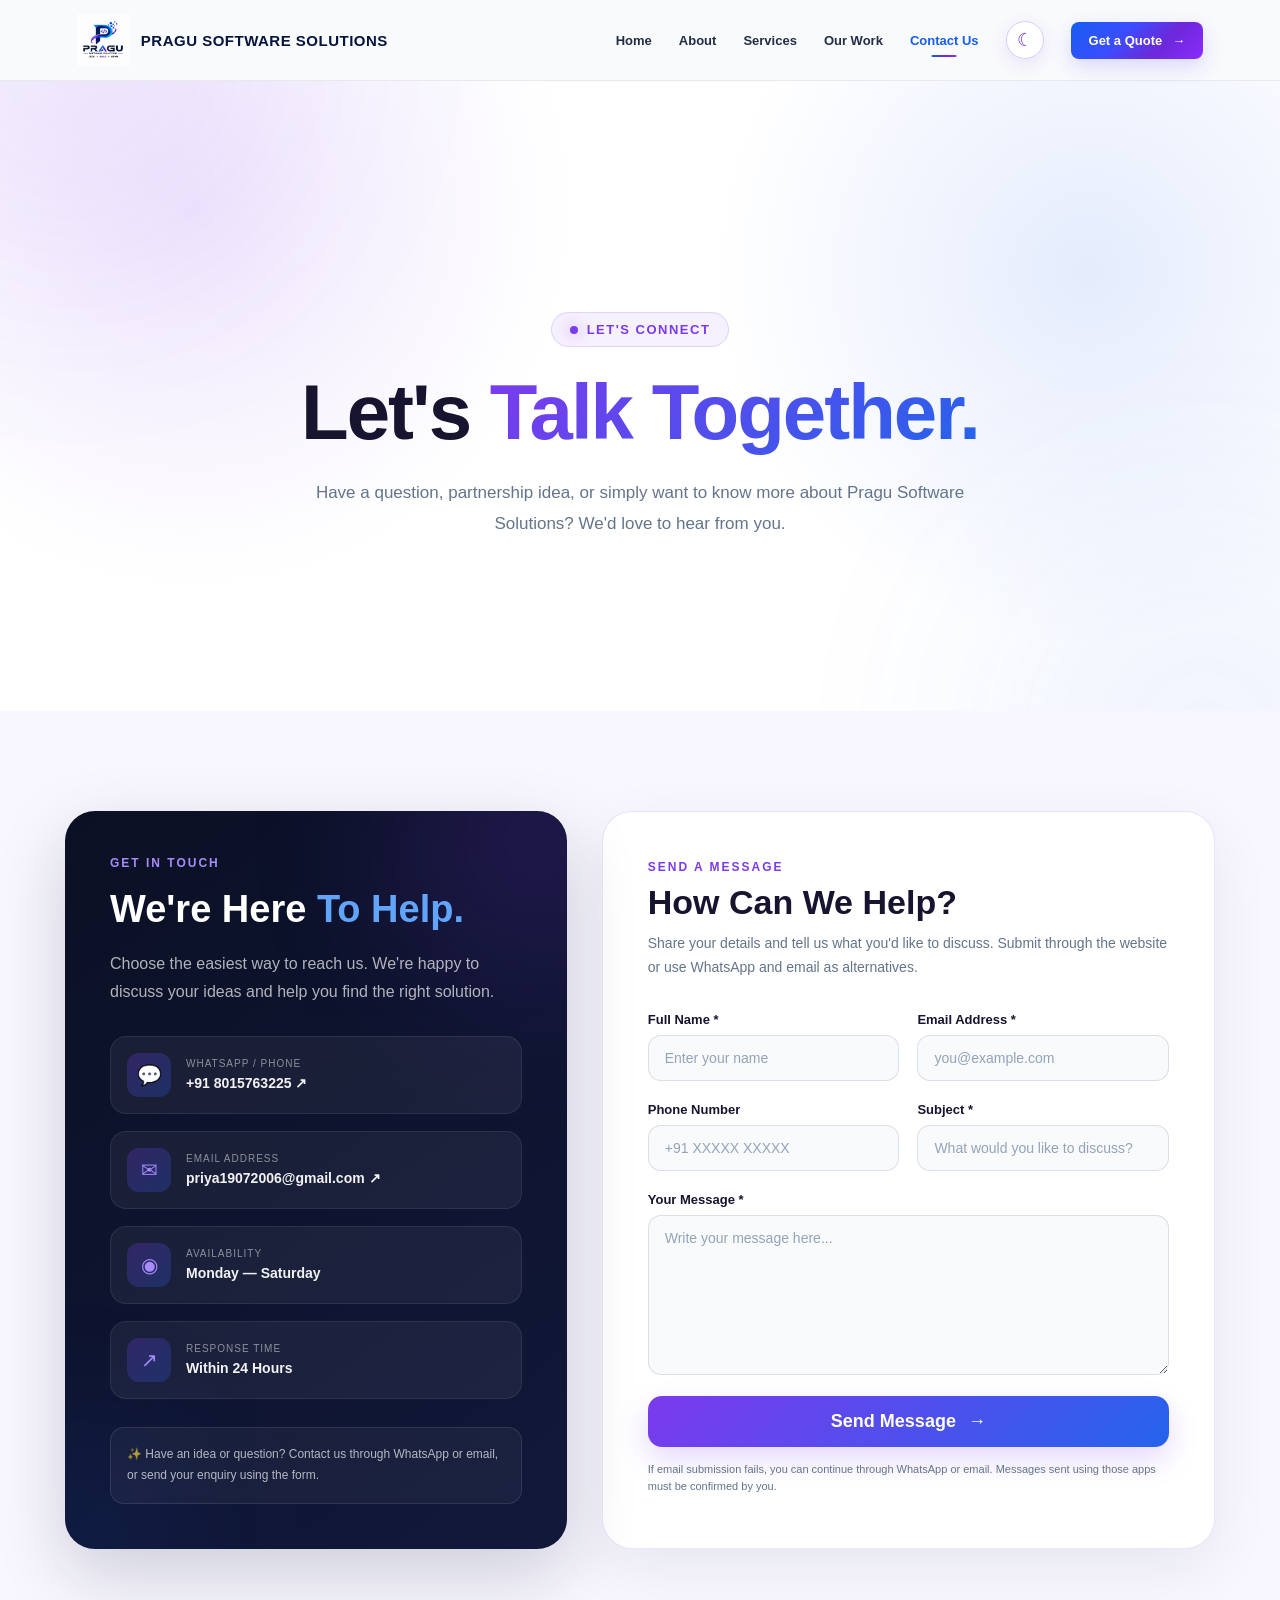
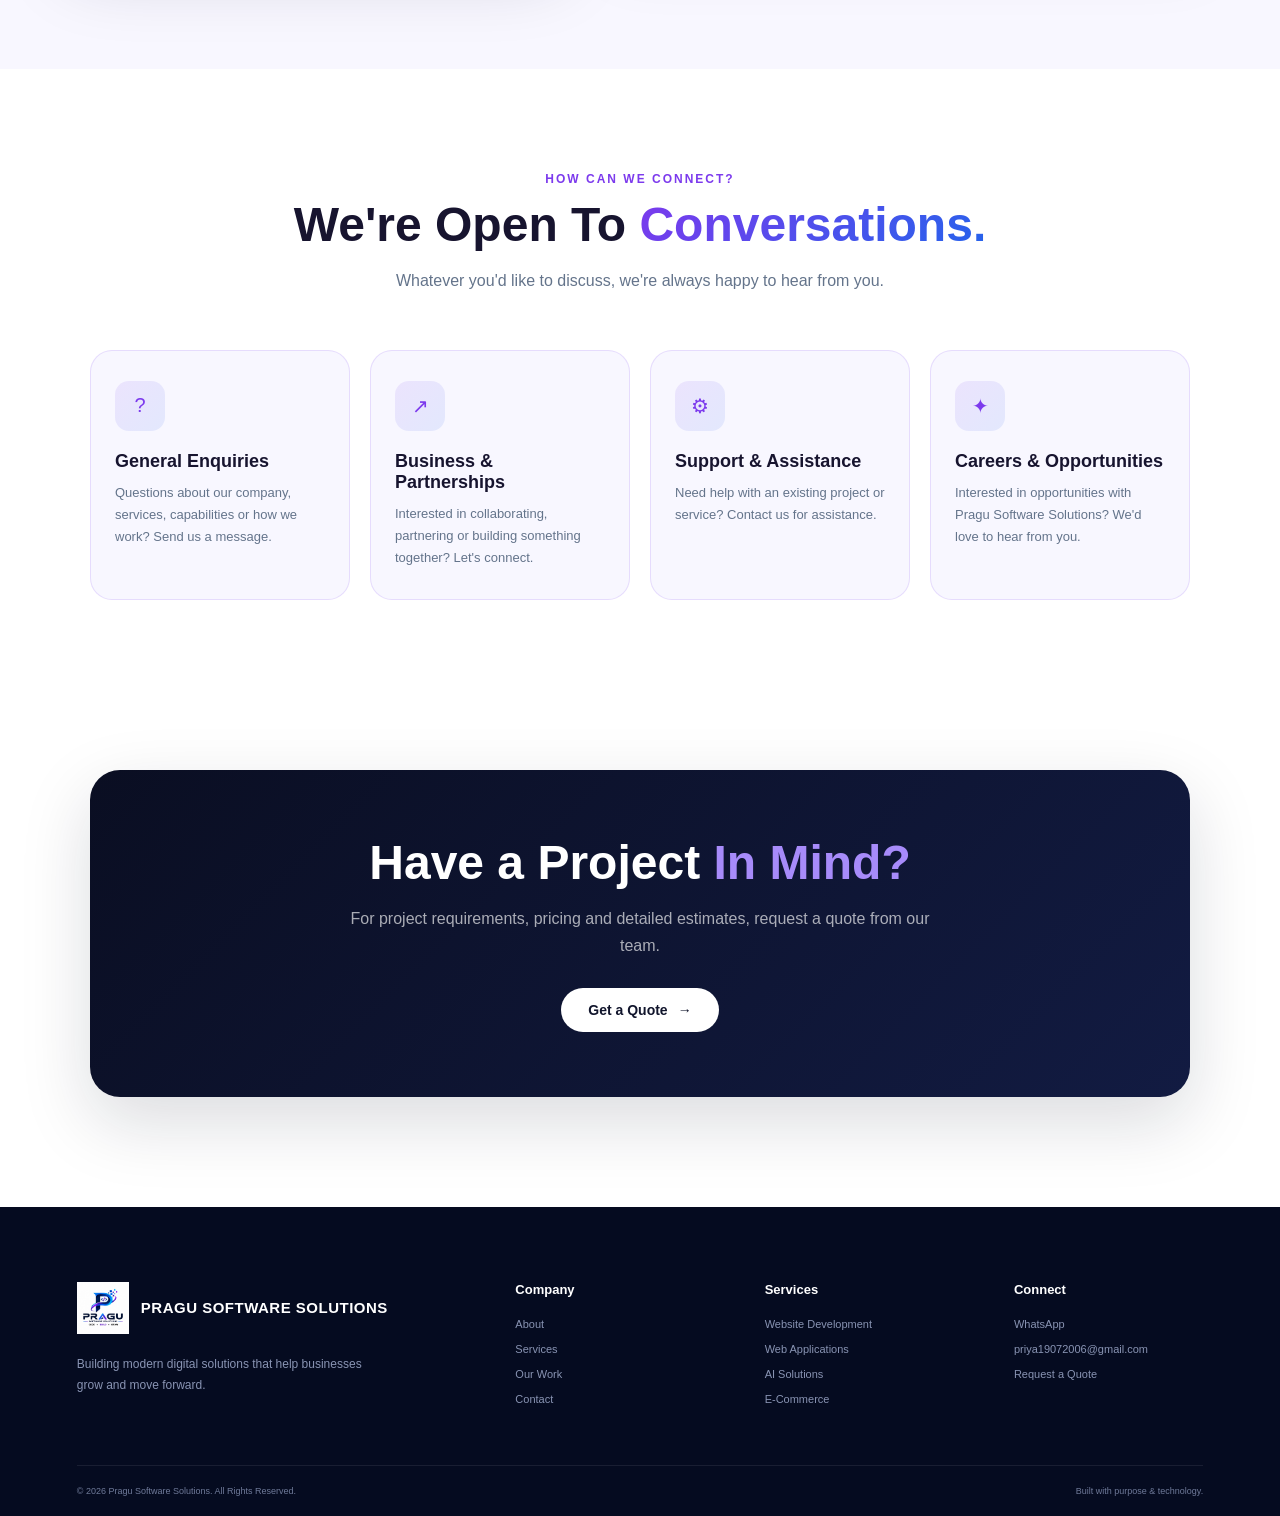
<file: contact.html>
<!DOCTYPE html>
<html lang="en">
<head>
    <meta charset="UTF-8">
    <meta name="viewport" content="width=device-width, initial-scale=1.0">

    <meta name="description" content="Contact Pragu Software Solutions for general enquiries, partnerships, support and business communication.">

    <title>Contact Us | Pragu Software Solutions</title>

    <link rel="stylesheet" href="css/style.css">

    <style>
        :root {
            --contact-purple: #7C3AED;
            --contact-purple-light: #A78BFA;
            --contact-blue: #2563EB;
            --contact-blue-light: #60A5FA;
            --contact-bg: #F8F7FF;
            --contact-text: #17142F;
            --contact-soft: #64748B;
            --contact-border: rgba(124,58,237,.14);
            --contact-gradient: linear-gradient(135deg,#7C3AED,#2563EB);
        }

        * { box-sizing: border-box; }
        html { scroll-behavior: smooth; }
        body { margin: 0; font-family: Inter, Arial, sans-serif; }
        a { -webkit-tap-highlight-color: transparent; }

        .general-contact-hero {
            min-height: 70vh;
            display: flex;
            align-items: center;
            justify-content: center;
            text-align: center;
            padding: 150px 25px 90px;
            position: relative;
            overflow: hidden;
            background:
                radial-gradient(circle at 15% 20%,rgba(124,58,237,.12),transparent 32%),
                radial-gradient(circle at 85% 30%,rgba(37,99,235,.12),transparent 32%),
                #FFFFFF;
        }

        .general-contact-hero::before,
        .general-contact-hero::after {
            content: "";
            position: absolute;
            width: 450px;
            height: 450px;
            border-radius: 50%;
            filter: blur(120px);
            pointer-events: none;
        }

        .general-contact-hero::before {
            background: var(--contact-purple);
            opacity: .07;
            top: -250px;
            left: -150px;
        }

        .general-contact-hero::after {
            background: var(--contact-blue);
            opacity: .07;
            right: -150px;
            bottom: -250px;
        }

        .general-contact-content {
            max-width: 850px;
            position: relative;
            z-index: 2;
            animation: contactFadeUp .9s ease forwards;
        }

        .general-contact-label {
            display: inline-flex;
            align-items: center;
            gap: 9px;
            padding: 9px 18px;
            border-radius: 30px;
            background: rgba(124,58,237,.07);
            border: 1px solid rgba(124,58,237,.16);
            color: var(--contact-purple);
            font-size: 13px;
            font-weight: 800;
            letter-spacing: 1.5px;
            margin-bottom: 25px;
        }

        .general-contact-dot {
            width: 8px;
            height: 8px;
            border-radius: 50%;
            background: var(--contact-purple);
            box-shadow: 0 0 15px rgba(124,58,237,.6);
            animation: contactPulse 2s infinite;
        }

        .general-contact-hero h1 {
            font-size: clamp(44px,7vw,78px);
            line-height: 1.04;
            color: var(--contact-text);
            margin: 0 0 25px;
            letter-spacing: -2px;
        }

        .general-contact-gradient {
            background: var(--contact-gradient);
            -webkit-background-clip: text;
            background-clip: text;
            -webkit-text-fill-color: transparent;
        }

        .general-contact-hero p {
            max-width: 700px;
            margin: auto;
            color: var(--contact-soft);
            font-size: 17px;
            line-height: 1.8;
        }

        .general-contact-main {
            padding: 100px 25px 120px;
            background: var(--contact-bg);
        }

        .general-contact-container {
            max-width: 1150px;
            margin: auto;
        }

        .general-contact-grid {
            display: grid;
            grid-template-columns: .9fr 1.1fr;
            gap: 35px;
            align-items: stretch;
        }

        .general-info-card {
            padding: 45px;
            border-radius: 30px;
            background: linear-gradient(145deg,#0B1024,#11183A);
            color: white;
            position: relative;
            overflow: hidden;
            box-shadow: 0 25px 70px rgba(15,23,42,.18);
        }

        .general-info-card::before,
        .general-info-card::after {
            content: "";
            position: absolute;
            border-radius: 50%;
            filter: blur(80px);
            pointer-events: none;
        }

        .general-info-card::before {
            width: 300px;
            height: 300px;
            background: var(--contact-purple);
            opacity: .16;
            right: -120px;
            top: -120px;
        }

        .general-info-card::after {
            width: 220px;
            height: 220px;
            background: var(--contact-blue);
            opacity: .12;
            left: -100px;
            bottom: -100px;
        }

        .general-info-content { position: relative; z-index: 2; }

        .general-info-label {
            color: var(--contact-purple-light);
            font-size: 12px;
            font-weight: 800;
            letter-spacing: 2px;
            margin-bottom: 18px;
        }

        .general-info-card h2 {
            font-size: 38px;
            line-height: 1.15;
            margin: 0 0 18px;
        }

        .general-info-card h2 span { color: var(--contact-blue-light); }

        .general-info-description {
            color: rgba(255,255,255,.68);
            line-height: 1.75;
            margin-bottom: 30px;
        }

        .general-contact-items {
            display: flex;
            flex-direction: column;
            gap: 17px;
        }

        .general-contact-item {
            display: flex;
            align-items: center;
            gap: 15px;
            padding: 16px;
            border-radius: 16px;
            background: rgba(255,255,255,.055);
            border: 1px solid rgba(255,255,255,.08);
            transition: .3s ease;
            color: white;
            min-width: 0;
            text-decoration: none;
        }

        a.general-contact-item:hover {
            transform: translateX(6px);
            background: rgba(255,255,255,.11);
            border-color: rgba(167,139,250,.4);
        }

        .general-contact-icon {
            width: 44px;
            height: 44px;
            flex-shrink: 0;
            display: flex;
            align-items: center;
            justify-content: center;
            border-radius: 12px;
            background: linear-gradient(135deg,rgba(124,58,237,.25),rgba(37,99,235,.25));
            color: var(--contact-purple-light);
            font-size: 20px;
        }

        .general-contact-text {
            display: flex;
            flex-direction: column;
            gap: 6px;
            min-width: 0;
        }

        .general-contact-text small {
            color: rgba(255,255,255,.5);
            font-size: 10px;
            letter-spacing: 1px;
            text-transform: uppercase;
        }

        .general-contact-text strong {
            color: rgba(255,255,255,.94);
            font-size: 14px;
            font-weight: 600;
            overflow-wrap: anywhere;
        }

        .general-contact-hint {
            margin-top: 28px;
            padding: 16px;
            border-radius: 14px;
            border: 1px solid rgba(255,255,255,.1);
            background: rgba(255,255,255,.045);
            color: rgba(255,255,255,.68);
            font-size: 12px;
            line-height: 1.8;
        }

        .general-form-card {
            padding: 45px;
            border-radius: 30px;
            background: #FFFFFF;
            border: 1px solid var(--contact-border);
            box-shadow: 0 20px 60px rgba(15,23,42,.07);
            min-width: 0;
        }

        .general-form-heading { margin-bottom: 32px; }

        .general-form-heading small {
            color: var(--contact-purple);
            font-size: 12px;
            font-weight: 800;
            letter-spacing: 2px;
        }

        .general-form-heading h2 {
            color: var(--contact-text);
            font-size: 34px;
            margin: 8px 0 10px;
        }

        .general-form-heading p {
            color: var(--contact-soft);
            font-size: 14px;
            line-height: 1.7;
            margin: 0;
        }

        .general-form {
            display: flex;
            flex-direction: column;
            gap: 21px;
        }

        .general-form-row {
            display: grid;
            grid-template-columns: 1fr 1fr;
            gap: 18px;
        }

        .general-form-group {
            display: flex;
            flex-direction: column;
            gap: 8px;
            min-width: 0;
        }

        .general-form-group label {
            color: var(--contact-text);
            font-size: 13px;
            font-weight: 700;
        }

        .general-form-group input,
        .general-form-group textarea {
            width: 100%;
            padding: 14px 16px;
            border-radius: 13px;
            border: 1px solid rgba(100,116,139,.2);
            outline: none;
            background: #F8FAFC;
            color: var(--contact-text);
            font-family: inherit;
            font-size: 14px;
            transition: .25s ease;
        }

        .general-form-group input::placeholder,
        .general-form-group textarea::placeholder {
            color: #94A3B8;
        }

        .general-form-group input:focus,
        .general-form-group textarea:focus {
            border-color: var(--contact-purple);
            background: #FFFFFF;
            box-shadow: 0 0 0 4px rgba(124,58,237,.08);
        }

        .general-form-group textarea {
            min-height: 160px;
            resize: vertical;
        }

        .general-submit {
            border: none;
            cursor: pointer;
            display: inline-flex;
            align-items: center;
            justify-content: center;
            gap: 12px;
            padding: 15px 25px;
            border-radius: 14px;
            background: var(--contact-gradient);
            color: white;
            font-family: inherit;
            font-size: 14px;
            font-weight: 800;
            box-shadow: 0 12px 30px rgba(124,58,237,.2);
            transition: .3s ease;
        }

        .general-submit span { font-size: 18px; transition: .3s ease; }

        .general-submit:hover {
            transform: translateY(-3px);
            box-shadow: 0 18px 40px rgba(37,99,235,.25);
        }

        .general-submit:hover span { transform: translateX(5px); }

        .general-submit:disabled {
            opacity: .7;
            cursor: wait;
            transform: none;
        }

        .general-form-note {
            margin: -7px 0 0;
            color: var(--contact-soft);
            font-size: 11px;
            line-height: 1.6;
        }

        .direct-contact-options {
            margin-top: 22px;
            padding: 20px;
            border: 1px solid #ddd6fe;
            border-radius: 16px;
            background: #faf9ff;
        }

        .direct-contact-options[hidden] { display: none; }

        .direct-contact-options h3 {
            margin: 0 0 8px;
            color: #17142F;
            font-size: 17px;
        }

        .direct-contact-options p {
            margin: 0 0 16px;
            color: #64748B;
            font-size: 13px;
            line-height: 1.6;
        }

        .direct-contact-links { display: flex; gap: 12px; flex-wrap: wrap; }

        .direct-contact-links a {
            display: inline-flex;
            align-items: center;
            justify-content: center;
            gap: 8px;
            padding: 12px 17px;
            border-radius: 10px;
            color: white;
            text-decoration: none;
            font-size: 13px;
            font-weight: 700;
            transition: transform .2s ease;
        }

        .direct-contact-links a:hover { transform: translateY(-2px); }
        .direct-whatsapp { background: #16A34A; }
        .direct-email { background: #6254e8; }

        .form-status {
            display: none;
            padding: 12px 14px;
            border-radius: 10px;
            font-size: 13px;
            line-height: 1.6;
        }

        .form-status.visible { display: block; }
        .form-status.error { background: #fff1f2; color: #be123c; }
        .form-status.success { background: #ecfdf5; color: #047857; }

        .communication-section { padding: 100px 25px; background: #FFFFFF; }

        .communication-heading {
            max-width: 700px;
            text-align: center;
            margin: 0 auto 55px;
        }

        .communication-heading small {
            color: var(--contact-purple);
            font-size: 12px;
            font-weight: 800;
            letter-spacing: 2px;
        }

        .communication-heading h2 {
            color: var(--contact-text);
            font-size: clamp(32px,5vw,48px);
            margin: 10px 0 15px;
        }

        .communication-heading h2 span {
            background: var(--contact-gradient);
            -webkit-background-clip: text;
            background-clip: text;
            -webkit-text-fill-color: transparent;
        }

        .communication-heading p { color: var(--contact-soft); line-height: 1.75; }

        .communication-grid {
            max-width: 1100px;
            margin: auto;
            display: grid;
            grid-template-columns: repeat(4,1fr);
            gap: 20px;
        }

        .communication-card {
            padding: 30px 24px;
            border-radius: 22px;
            background: #F8F7FF;
            border: 1px solid var(--contact-border);
            transition: .35s ease;
            position: relative;
            overflow: hidden;
        }

        .communication-card::before {
            content: "";
            position: absolute;
            height: 3px;
            width: 0;
            left: 0;
            top: 0;
            background: var(--contact-gradient);
            transition: width .35s ease;
        }

        .communication-card:hover {
            transform: translateY(-7px);
            box-shadow: 0 20px 45px rgba(124,58,237,.1);
        }

        .communication-card:hover::before { width: 100%; }

        .communication-icon {
            width: 50px;
            height: 50px;
            display: flex;
            align-items: center;
            justify-content: center;
            border-radius: 14px;
            background: linear-gradient(135deg,rgba(124,58,237,.1),rgba(37,99,235,.1));
            color: var(--contact-purple);
            font-size: 20px;
            margin-bottom: 20px;
        }

        .communication-card h3 { color: var(--contact-text); font-size: 18px; margin: 0 0 10px; }
        .communication-card p { color: var(--contact-soft); font-size: 13px; line-height: 1.7; margin: 0; }

        .contact-quote-section { padding: 70px 25px 110px; background: #FFFFFF; }

        .contact-quote-card {
            max-width: 1100px;
            margin: auto;
            padding: 65px 45px;
            border-radius: 30px;
            text-align: center;
            background: linear-gradient(135deg,#0A0E22,#121B42);
            position: relative;
            overflow: hidden;
            box-shadow: 0 25px 70px rgba(15,23,42,.15);
        }

        .contact-quote-content { position: relative; z-index: 2; }

        .contact-quote-card h2 {
            color: white;
            font-size: clamp(30px,5vw,48px);
            margin: 0 0 15px;
        }

        .contact-quote-card h2 span { color: var(--contact-purple-light); }

        .contact-quote-card p {
            max-width: 620px;
            margin: 0 auto 28px;
            color: rgba(255,255,255,.65);
            line-height: 1.7;
        }

        .contact-quote-btn {
            display: inline-flex;
            align-items: center;
            gap: 10px;
            padding: 14px 27px;
            border-radius: 30px;
            background: #FFFFFF;
            color: #11152C;
            text-decoration: none;
            font-size: 14px;
            font-weight: 800;
            transition: .3s ease;
        }

        .contact-quote-btn:hover {
            transform: translateY(-3px);
            box-shadow: 0 15px 35px rgba(255,255,255,.12);
        }

        @keyframes contactFadeUp {
            from { opacity: 0; transform: translateY(35px); }
            to { opacity: 1; transform: translateY(0); }
        }

        @keyframes contactPulse {
            0%,100% { transform: scale(1); opacity: 1; }
            50% { transform: scale(1.4); opacity: .6; }
        }

        body.dark-theme .general-contact-hero {
            background:
                radial-gradient(circle at 15% 20%,rgba(124,58,237,.16),transparent 32%),
                radial-gradient(circle at 85% 30%,rgba(37,99,235,.14),transparent 32%),
                #070B1A;
        }

        body.dark-theme .general-contact-hero h1 { color: #F8FAFC; }
        body.dark-theme .general-contact-hero p { color: #94A3B8; }

        body.dark-theme .general-contact-main,
        body.dark-theme .communication-section,
        body.dark-theme .contact-quote-section { background: #070B1A; }

        body.dark-theme .general-form-card,
        body.dark-theme .communication-card {
            background: #0D1329;
            border-color: rgba(167,139,250,.14);
        }

        body.dark-theme .general-form-heading h2,
        body.dark-theme .communication-heading h2,
        body.dark-theme .communication-card h3 { color: #F8FAFC; }

        body.dark-theme .general-form-heading p,
        body.dark-theme .communication-heading p,
        body.dark-theme .communication-card p { color: #94A3B8; }

        body.dark-theme .general-form-group label { color: #E2E8F0; }

        body.dark-theme .general-form-group input,
        body.dark-theme .general-form-group textarea {
            background: #080D20;
            border-color: rgba(148,163,184,.16);
            color: #F8FAFC;
        }

        body.dark-theme .general-form-group input:focus,
        body.dark-theme .general-form-group textarea:focus {
            background: #0A1026;
            border-color: var(--contact-purple);
        }

        body.dark-theme .general-form-note { color: #94A3B8; }

        body.dark-theme .direct-contact-options {
            background: #17152c;
            border-color: #38305e;
        }

        body.dark-theme .direct-contact-options h3 { color: #F8FAFC; }
        body.dark-theme .direct-contact-options p { color: #c4c4d8; }

        @media (max-width: 950px) {
            .general-contact-grid { grid-template-columns: 1fr; }
            .communication-grid { grid-template-columns: repeat(2,1fr); }
        }

        @media (max-width: 700px) {
            .general-contact-hero { min-height: 60vh; padding: 130px 20px 75px; }
            .general-contact-hero h1 { letter-spacing: -1px; }
            .general-contact-hero p { font-size: 15px; }
            .general-contact-main { padding: 70px 18px 80px; }

            .general-info-card, .general-form-card {
                padding: 30px 22px;
                border-radius: 24px;
            }

            .general-info-card h2 { font-size: 31px; }
            .general-form-heading h2 { font-size: 29px; }
            .general-form-row { grid-template-columns: 1fr; }
            .communication-section { padding: 75px 18px; }
            .communication-grid { grid-template-columns: 1fr; }
            .contact-quote-section { padding: 55px 18px 80px; }
            .contact-quote-card { padding: 50px 22px; }
        }

        @media (prefers-reduced-motion: reduce) {
            *, *::before, *::after {
                scroll-behavior: auto !important;
                animation-duration: .01ms !important;
                transition-duration: .01ms !important;
            }
        }
    </style>
</head>

<body>

<header class="navbar">
    <a href="index.html" class="logo">
        <img src="images/pragu-logo.png" alt="Pragu Software Solutions" class="logo-image">
        <div class="logo-name">PRAGU SOFTWARE SOLUTIONS</div>
    </a>

    <nav class="nav-links">
        <a href="index.html">Home</a>
        <a href="about.html">About</a>
        <a href="services.html">Services</a>
        <a href="work.html">Our Work</a>
        <a href="contact.html" class="active">Contact Us</a>

        <button class="theme-toggle" id="themeToggle" type="button" aria-label="Toggle theme">
            <span id="themeIcon">☾</span>
        </button>

        <a href="quote.html" class="quote-btn">Get a Quote <span>→</span></a>
    </nav>

    <button class="menu-btn" id="menuBtn" type="button" aria-label="Open navigation menu">☰</button>
</header>

<main>
    <section class="general-contact-hero">
        <div class="general-contact-content">
            <div class="general-contact-label">
                <span class="general-contact-dot"></span>
                LET'S CONNECT
            </div>
            <h1>Let's <span class="general-contact-gradient">Talk Together.</span></h1>
            <p>Have a question, partnership idea, or simply want to know more about Pragu Software Solutions? We'd love to hear from you.</p>
        </div>
    </section>

    <section class="general-contact-main">
        <div class="general-contact-container">
            <div class="general-contact-grid">

                <div class="general-info-card">
                    <div class="general-info-content">
                        <div class="general-info-label">GET IN TOUCH</div>
                        <h2>We're Here <span>To Help.</span></h2>
                        <p class="general-info-description">Choose the easiest way to reach us. We're happy to discuss your ideas and help you find the right solution.</p>

                        <div class="general-contact-items">
                            <a href="https://wa.me/918015763225" target="_blank" rel="noopener noreferrer" class="general-contact-item" aria-label="Contact us on WhatsApp">
                                <div class="general-contact-icon">💬</div>
                                <div class="general-contact-text">
                                    <small>WHATSAPP / PHONE</small>
                                    <strong>+91 8015763225 ↗</strong>
                                </div>
                            </a>

                            <a href="mailto:priya19072006@gmail.com" class="general-contact-item" aria-label="Send us an email">
                                <div class="general-contact-icon">✉</div>
                                <div class="general-contact-text">
                                    <small>EMAIL ADDRESS</small>
                                    <strong>priya19072006@gmail.com ↗</strong>
                                </div>
                            </a>

                            <div class="general-contact-item">
                                <div class="general-contact-icon">◉</div>
                                <div class="general-contact-text">
                                    <small>AVAILABILITY</small>
                                    <strong>Monday — Saturday</strong>
                                </div>
                            </div>

                            <div class="general-contact-item">
                                <div class="general-contact-icon">↗</div>
                                <div class="general-contact-text">
                                    <small>RESPONSE TIME</small>
                                    <strong>Within 24 Hours</strong>
                                </div>
                            </div>
                        </div>

                        <div class="general-contact-hint">✨ Have an idea or question? Contact us through WhatsApp or email, or send your enquiry using the form.</div>
                    </div>
                </div>

                <div class="general-form-card">
                    <div class="general-form-heading">
                        <small>SEND A MESSAGE</small>
                        <h2>How Can We Help?</h2>
                        <p>Share your details and tell us what you'd like to discuss. Submit through the website or use WhatsApp and email as alternatives.</p>
                    </div>

                    <form class="general-form" id="generalContactForm">
                        <div class="general-form-row">
                            <div class="general-form-group">
                                <label for="generalName">Full Name *</label>
                                <input type="text" id="generalName" name="name" placeholder="Enter your name" autocomplete="name" required>
                            </div>

                            <div class="general-form-group">
                                <label for="generalEmail">Email Address *</label>
                                <input type="email" id="generalEmail" name="email" placeholder="you@example.com" autocomplete="email" required>
                            </div>
                        </div>

                        <div class="general-form-row">
                            <div class="general-form-group">
                                <label for="generalPhone">Phone Number</label>
                                <input type="tel" id="generalPhone" name="phone" placeholder="+91 XXXXX XXXXX" autocomplete="tel">
                            </div>

                            <div class="general-form-group">
                                <label for="generalSubject">Subject *</label>
                                <input type="text" id="generalSubject" name="subject" placeholder="What would you like to discuss?" required>
                            </div>
                        </div>

                        <div class="general-form-group">
                            <label for="generalMessage">Your Message *</label>
                            <textarea id="generalMessage" name="message" placeholder="Write your message here..." required></textarea>
                        </div>

                        <button type="submit" class="general-submit">
                            <span class="submit-label">Send Message</span>
                            <span aria-hidden="true">→</span>
                        </button>

                        <p class="general-form-note">If email submission fails, you can continue through WhatsApp or email. Messages sent using those apps must be confirmed by you.</p>

                        <div id="formStatus" class="form-status" role="status" aria-live="polite"></div>

                        <div id="directContactOptions" class="direct-contact-options" hidden>
                            <h3>Choose how to send your message</h3>
                            <p>Your details have been added to the draft. Open WhatsApp or email and press Send.</p>
                            <div class="direct-contact-links">
                                <a id="directWhatsApp" class="direct-whatsapp" href="#" target="_blank" rel="noopener noreferrer">💬 WhatsApp</a>
                                <a id="directEmail" class="direct-email" href="#">✉ Email</a>
                            </div>
                        </div>
                    </form>
                </div>

            </div>
        </div>
    </section>

    <section class="communication-section">
        <div class="communication-heading">
            <small>HOW CAN WE CONNECT?</small>
            <h2>We're Open To <span>Conversations.</span></h2>
            <p>Whatever you'd like to discuss, we're always happy to hear from you.</p>
        </div>

        <div class="communication-grid">
            <article class="communication-card">
                <div class="communication-icon">?</div>
                <h3>General Enquiries</h3>
                <p>Questions about our company, services, capabilities or how we work? Send us a message.</p>
            </article>

            <article class="communication-card">
                <div class="communication-icon">↗</div>
                <h3>Business &amp; Partnerships</h3>
                <p>Interested in collaborating, partnering or building something together? Let's connect.</p>
            </article>

            <article class="communication-card">
                <div class="communication-icon">⚙</div>
                <h3>Support &amp; Assistance</h3>
                <p>Need help with an existing project or service? Contact us for assistance.</p>
            </article>

            <article class="communication-card">
                <div class="communication-icon">✦</div>
                <h3>Careers &amp; Opportunities</h3>
                <p>Interested in opportunities with Pragu Software Solutions? We'd love to hear from you.</p>
            </article>
        </div>
    </section>

    <section class="contact-quote-section">
        <div class="contact-quote-card">
            <div class="contact-quote-content">
                <h2>Have a Project <span>In Mind?</span></h2>
                <p>For project requirements, pricing and detailed estimates, request a quote from our team.</p>
                <a href="quote.html" class="contact-quote-btn">Get a Quote <span>→</span></a>
            </div>
        </div>
    </section>
</main>

<footer class="footer">
    <div class="footer-grid">
        <div class="footer-brand">
            <a href="index.html" class="logo">
                <img src="images/pragu-logo.png" alt="Pragu Software Solutions" class="logo-image">
                <div class="logo-name">PRAGU SOFTWARE SOLUTIONS</div>
            </a>
            <p>Building modern digital solutions that help businesses grow and move forward.</p>
        </div>

        <div class="footer-column">
            <h3>Company</h3>
            <a href="about.html">About</a>
            <a href="services.html">Services</a>
            <a href="work.html">Our Work</a>
            <a href="contact.html">Contact</a>
        </div>

        <div class="footer-column">
            <h3>Services</h3>
            <a href="services.html">Website Development</a>
            <a href="services.html">Web Applications</a>
            <a href="services.html">AI Solutions</a>
            <a href="services.html">E-Commerce</a>
        </div>

        <div class="footer-column">
            <h3>Connect</h3>
            <a href="https://wa.me/918015763225" target="_blank" rel="noopener noreferrer">WhatsApp</a>
            <a href="mailto:priya19072006@gmail.com">priya19072006@gmail.com</a>
            <a href="quote.html">Request a Quote</a>
        </div>
    </div>

    <div class="footer-bottom">
        <span>© <span id="currentYear">2026</span> Pragu Software Solutions. All Rights Reserved.</span>
        <span>Built with purpose &amp; technology.</span>
    </div>
</footer>

<script src="js/script.js"></script>

<!-- FLASK BACKEND CONTACT FORM -->
<script>
    document.getElementById("currentYear").textContent =
        new Date().getFullYear();

    const contactForm = document.getElementById("generalContactForm");
    const submitButton = contactForm.querySelector(".general-submit");
    const submitLabel = submitButton.querySelector(".submit-label");
    const formStatus = document.getElementById("formStatus");
    const directContactOptions = document.getElementById("directContactOptions");
    const directWhatsApp = document.getElementById("directWhatsApp");
    const directEmail = document.getElementById("directEmail");

    const WHATSAPP_NUMBER = "918015763225";
    const CONTACT_EMAIL = "priya19072006@gmail.com";

    // For local testing. Change this URL after deploying your Flask backend.
   const CONTACT_API_URL = "https://my-business-backend-yho6.onrender.com/api/contact";

    function showStatus(message, type) {
        formStatus.textContent = message;
        formStatus.className = "form-status visible " + type;
    }

    function prepareDirectContact() {
        const name = document.getElementById("generalName").value.trim();
        const email = document.getElementById("generalEmail").value.trim();
        const phone = document.getElementById("generalPhone").value.trim();
        const subject = document.getElementById("generalSubject").value.trim();
        const message = document.getElementById("generalMessage").value.trim();

        const body =
            "Hello Pragu Software Solutions,\n\n" +
            "Name: " + name + "\n" +
            "Email: " + email + "\n" +
            "Phone: " + (phone || "Not provided") + "\n" +
            "Subject: " + subject + "\n\n" +
            "Message:\n" + message;

        directWhatsApp.href =
            "https://wa.me/" + WHATSAPP_NUMBER +
            "?text=" + encodeURIComponent(body);

        directEmail.href =
            "mailto:" + CONTACT_EMAIL +
            "?subject=" + encodeURIComponent(subject) +
            "&body=" + encodeURIComponent(body);
    }

    contactForm.addEventListener("submit", async function(event) {
        event.preventDefault();

        if (!contactForm.reportValidity()) return;

        const payload = {
            name: document.getElementById("generalName").value.trim(),
            email: document.getElementById("generalEmail").value.trim(),
            phone: document.getElementById("generalPhone").value.trim(),
            subject: document.getElementById("generalSubject").value.trim(),
            message: document.getElementById("generalMessage").value.trim()
        };

        submitButton.disabled = true;
        submitLabel.textContent = "Sending...";
        formStatus.className = "form-status";
        directContactOptions.hidden = true;

        try {
            const response = await fetch(CONTACT_API_URL, {
                method: "POST",
                headers: {
                    "Content-Type": "application/json"
                },
                body: JSON.stringify(payload)
            });

            let data;

            try {
                data = await response.json();
            } catch {
                throw new Error("The server returned an invalid response.");
            }

            if (!response.ok || !data.success) {
                throw new Error(data.message || "Unable to send your message.");
            }

            showStatus(
                "Your message was sent successfully! We'll get back to you soon.",
                "success"
            );

            contactForm.reset();

        } catch (error) {
            console.error("Contact form error:", error);

            prepareDirectContact();

            showStatus(
                "We couldn't send your message through the website. You can use WhatsApp or email below instead.",
                "error"
            );

            directContactOptions.hidden = false;

        } finally {
            submitButton.disabled = false;
            submitLabel.textContent = "Send Message";
        }
    });
</script>

</body>
</html>
</file>
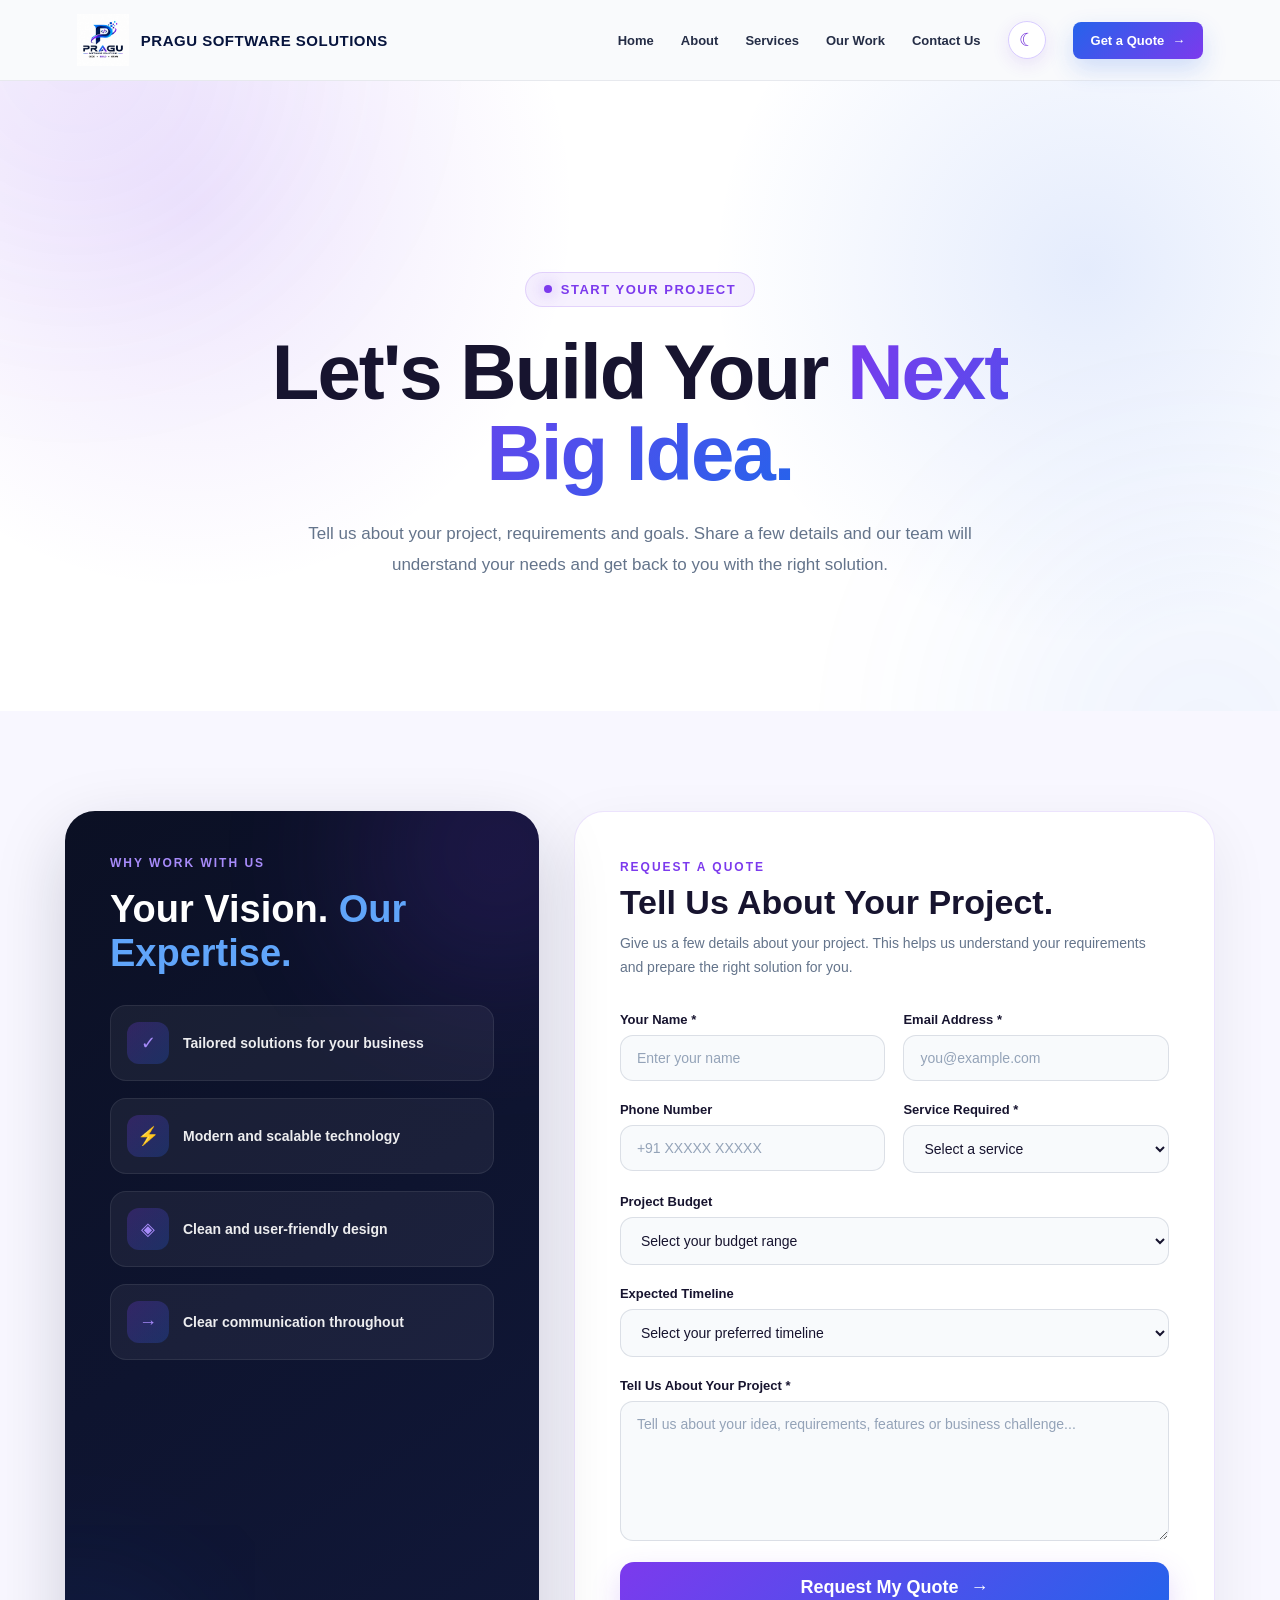
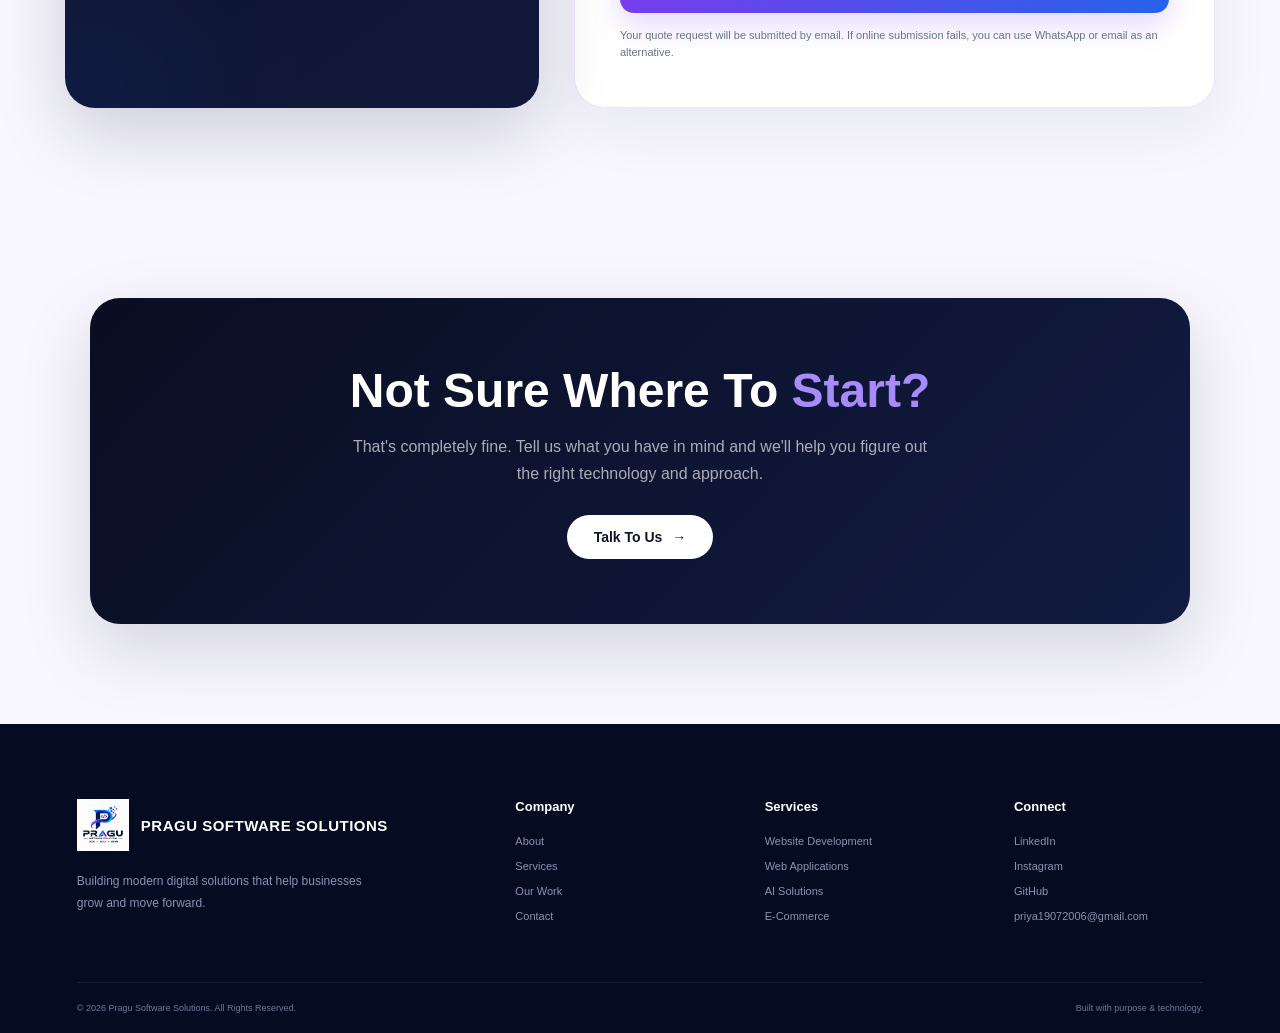
<file: quote.html>
<!DOCTYPE html>
<html lang="en">
<head>
    <meta charset="UTF-8">
    <meta name="viewport" content="width=device-width, initial-scale=1.0">
    <meta name="description" content="Request a quote from Pragu Software Solutions for websites, web applications, AI solutions, mobile apps and digital products.">
    <title>Get a Quote | Pragu Software Solutions</title>

    <link rel="stylesheet" href="css/style.css">

    <style>
        :root {
            --quote-purple: #7C3AED;
            --quote-purple-light: #A78BFA;
            --quote-blue: #2563EB;
            --quote-blue-light: #60A5FA;
            --quote-bg: #F8F7FF;
            --quote-text: #17142F;
            --quote-soft: #64748B;
            --quote-border: rgba(124, 58, 237, 0.14);
            --quote-gradient: linear-gradient(135deg, #7C3AED, #2563EB);
        }

        * { box-sizing: border-box; }

        .quote-hero {
            min-height: 70vh;
            display: flex;
            align-items: center;
            justify-content: center;
            text-align: center;
            padding: 150px 25px 90px;
            position: relative;
            overflow: hidden;
            background:
                radial-gradient(circle at 15% 20%, rgba(124,58,237,.12), transparent 32%),
                radial-gradient(circle at 85% 30%, rgba(37,99,235,.12), transparent 32%),
                #FFFFFF;
        }

        .quote-hero::before,
        .quote-hero::after {
            content: "";
            position: absolute;
            width: 450px;
            height: 450px;
            border-radius: 50%;
            filter: blur(120px);
            pointer-events: none;
        }

        .quote-hero::before {
            background: var(--quote-purple);
            opacity: .07;
            top: -250px;
            left: -150px;
        }

        .quote-hero::after {
            background: var(--quote-blue);
            opacity: .07;
            right: -150px;
            bottom: -250px;
        }

        .quote-hero-content {
            max-width: 850px;
            position: relative;
            z-index: 2;
            animation: quoteFadeUp .9s ease forwards;
        }

        .quote-label {
            display: inline-flex;
            align-items: center;
            gap: 9px;
            padding: 9px 18px;
            border-radius: 30px;
            background: rgba(124,58,237,.07);
            border: 1px solid rgba(124,58,237,.16);
            color: var(--quote-purple);
            font-size: 13px;
            font-weight: 800;
            letter-spacing: 1.5px;
            margin-bottom: 25px;
        }

        .quote-label-dot {
            width: 8px;
            height: 8px;
            border-radius: 50%;
            background: var(--quote-purple);
            box-shadow: 0 0 15px rgba(124,58,237,.6);
            animation: quotePulse 2s infinite;
        }

        .quote-hero h1 {
            font-size: clamp(44px, 7vw, 78px);
            line-height: 1.04;
            color: var(--quote-text);
            margin-bottom: 25px;
            letter-spacing: -2px;
        }

        .quote-gradient {
            background: var(--quote-gradient);
            -webkit-background-clip: text;
            -webkit-text-fill-color: transparent;
            background-clip: text;
        }

        .quote-hero p {
            max-width: 690px;
            margin: auto;
            color: var(--quote-soft);
            font-size: 17px;
            line-height: 1.8;
        }

        .quote-main {
            padding: 100px 25px 120px;
            background: var(--quote-bg);
            position: relative;
        }

        .quote-container {
            max-width: 1150px;
            margin: auto;
        }

        .quote-grid {
            display: grid;
            grid-template-columns: .85fr 1.15fr;
            gap: 35px;
            align-items: stretch;
        }

        .quote-info {
            position: relative;
            overflow: hidden;
            padding: 45px;
            border-radius: 30px;
            background: linear-gradient(145deg, #0B1024, #11183A);
            color: white;
            box-shadow: 0 25px 70px rgba(15,23,42,.18);
        }

        .quote-info::before,
        .quote-info::after {
            content: "";
            position: absolute;
            border-radius: 50%;
            filter: blur(80px);
            pointer-events: none;
        }

        .quote-info::before {
            width: 280px;
            height: 280px;
            background: var(--quote-purple);
            opacity: .16;
            right: -100px;
            top: -100px;
        }

        .quote-info::after {
            width: 220px;
            height: 220px;
            background: var(--quote-blue);
            opacity: .12;
            left: -100px;
            bottom: -100px;
        }

        .quote-info-content {
            position: relative;
            z-index: 2;
        }

        .quote-info-label {
            color: var(--quote-purple-light);
            font-size: 12px;
            font-weight: 800;
            letter-spacing: 2px;
            margin-bottom: 18px;
        }

        .quote-info h2 {
            font-size: 38px;
            line-height: 1.15;
            margin-bottom: 30px;
        }

        .quote-info h2 span { color: var(--quote-blue-light); }

        .quote-benefits {
            display: flex;
            flex-direction: column;
            gap: 17px;
        }

        .quote-benefit {
            display: flex;
            align-items: center;
            gap: 14px;
            padding: 16px;
            border-radius: 16px;
            background: rgba(255,255,255,.055);
            border: 1px solid rgba(255,255,255,.08);
            transition: .35s ease;
        }

        .quote-benefit:hover {
            transform: translateX(7px);
            background: rgba(255,255,255,.09);
            border-color: rgba(167,139,250,.3);
        }

        .quote-benefit-icon {
            width: 42px;
            height: 42px;
            flex-shrink: 0;
            display: flex;
            align-items: center;
            justify-content: center;
            border-radius: 12px;
            background: linear-gradient(135deg, rgba(124,58,237,.25), rgba(37,99,235,.25));
            color: var(--quote-purple-light);
            font-size: 18px;
        }

        .quote-benefit strong {
            color: rgba(255,255,255,.92);
            font-size: 14px;
        }

        .quote-form-card {
            padding: 45px;
            border-radius: 30px;
            background: #FFFFFF;
            border: 1px solid var(--quote-border);
            box-shadow: 0 20px 60px rgba(15,23,42,.07);
            min-width: 0;
        }

        .quote-form-heading { margin-bottom: 32px; }

        .quote-form-heading small {
            color: var(--quote-purple);
            font-size: 12px;
            font-weight: 800;
            letter-spacing: 2px;
        }

        .quote-form-heading h2 {
            color: var(--quote-text);
            font-size: 34px;
            margin: 8px 0 10px;
        }

        .quote-form-heading p {
            color: var(--quote-soft);
            font-size: 14px;
            line-height: 1.7;
        }

        .quote-form {
            display: flex;
            flex-direction: column;
            gap: 21px;
        }

        .quote-form-row {
            display: grid;
            grid-template-columns: 1fr 1fr;
            gap: 18px;
        }

        .quote-form-group {
            display: flex;
            flex-direction: column;
            gap: 8px;
            min-width: 0;
        }

        .quote-form-group label {
            color: var(--quote-text);
            font-size: 13px;
            font-weight: 700;
        }

        .quote-form-group input,
        .quote-form-group select,
        .quote-form-group textarea {
            width: 100%;
            padding: 14px 16px;
            border-radius: 13px;
            border: 1px solid rgba(100,116,139,.2);
            outline: none;
            background: #F8FAFC;
            color: var(--quote-text);
            font-family: inherit;
            font-size: 14px;
            transition: .3s ease;
        }

        .quote-form-group input::placeholder,
        .quote-form-group textarea::placeholder { color: #94A3B8; }

        .quote-form-group input:focus,
        .quote-form-group select:focus,
        .quote-form-group textarea:focus {
            border-color: var(--quote-purple);
            background: #FFFFFF;
            box-shadow: 0 0 0 4px rgba(124,58,237,.08);
        }

        .quote-form-group textarea {
            min-height: 140px;
            resize: vertical;
        }

        .quote-submit {
            border: none;
            cursor: pointer;
            display: inline-flex;
            align-items: center;
            justify-content: center;
            gap: 12px;
            padding: 15px 25px;
            border-radius: 14px;
            background: var(--quote-gradient);
            color: #FFFFFF;
            font-family: inherit;
            font-size: 14px;
            font-weight: 800;
            box-shadow: 0 12px 30px rgba(124,58,237,.2);
            transition: .35s ease;
        }

        .quote-submit span { font-size: 18px; }

        .quote-submit:hover {
            transform: translateY(-4px);
            box-shadow: 0 18px 40px rgba(37,99,235,.25);
        }

        .quote-submit:disabled {
            opacity: .7;
            cursor: wait;
            transform: none;
        }

        .quote-form-status {
            display: none;
            padding: 12px 14px;
            border-radius: 10px;
            font-size: 13px;
            line-height: 1.6;
        }

        .quote-form-status.visible { display: block; }
        .quote-form-status.success { background: #ecfdf5; color: #047857; }
        .quote-form-status.error { background: #fff1f2; color: #be123c; }

        .quote-form-note {
            margin: -7px 0 0;
            color: var(--quote-soft);
            font-size: 11px;
            line-height: 1.6;
        }

        .quote-direct-options {
            margin-top: 5px;
            padding: 20px;
            border: 1px solid #ddd6fe;
            border-radius: 16px;
            background: #faf9ff;
        }

        .quote-direct-options[hidden] { display: none; }

        .quote-direct-options h3 {
            margin: 0 0 8px;
            color: #17142F;
            font-size: 17px;
        }

        .quote-direct-options p {
            margin: 0 0 16px;
            color: #64748B;
            font-size: 13px;
            line-height: 1.6;
        }

        .quote-direct-links {
            display: flex;
            gap: 12px;
            flex-wrap: wrap;
        }

        .quote-direct-links a {
            display: inline-flex;
            align-items: center;
            justify-content: center;
            gap: 8px;
            padding: 12px 17px;
            border-radius: 10px;
            color: white;
            text-decoration: none;
            font-size: 13px;
            font-weight: 700;
        }

        .quote-whatsapp { background: #16A34A; }
        .quote-email { background: #6254e8; }

        .quote-bottom {
            padding: 70px 25px 100px;
            background: var(--quote-bg);
        }

        .quote-cta {
            max-width: 1100px;
            margin: auto;
            padding: 65px 45px;
            border-radius: 30px;
            text-align: center;
            position: relative;
            overflow: hidden;
            background: linear-gradient(135deg, #0A0E22, #121B42);
            box-shadow: 0 25px 70px rgba(15,23,42,.15);
        }

        .quote-cta-content { position: relative; z-index: 2; }

        .quote-cta h2 {
            color: white;
            font-size: clamp(30px, 5vw, 48px);
            margin-bottom: 15px;
        }

        .quote-cta h2 span { color: var(--quote-purple-light); }

        .quote-cta p {
            color: rgba(255,255,255,.65);
            max-width: 600px;
            margin: 0 auto 28px;
            line-height: 1.7;
        }

        .quote-cta-btn {
            display: inline-flex;
            align-items: center;
            gap: 10px;
            padding: 14px 27px;
            border-radius: 30px;
            background: #FFFFFF;
            color: #11152C;
            text-decoration: none;
            font-weight: 800;
            font-size: 14px;
            transition: .35s ease;
        }

        .quote-cta-btn:hover { transform: translateY(-4px); }

        @keyframes quoteFadeUp {
            from { opacity: 0; transform: translateY(35px); }
            to { opacity: 1; transform: translateY(0); }
        }

        @keyframes quotePulse {
            0%, 100% { transform: scale(1); opacity: 1; }
            50% { transform: scale(1.4); opacity: .6; }
        }

        body.dark-theme .quote-hero {
            background:
                radial-gradient(circle at 15% 20%, rgba(124,58,237,.16), transparent 32%),
                radial-gradient(circle at 85% 30%, rgba(37,99,235,.14), transparent 32%),
                #070B1A;
        }

        body.dark-theme .quote-hero h1 { color: #F8FAFC; }
        body.dark-theme .quote-hero p { color: #94A3B8; }

        body.dark-theme .quote-main,
        body.dark-theme .quote-bottom { background: #070B1A; }

        body.dark-theme .quote-form-card {
            background: #0D1329;
            border-color: rgba(167,139,250,.14);
            box-shadow: 0 25px 70px rgba(0,0,0,.25);
        }

        body.dark-theme .quote-form-heading h2 { color: #F8FAFC; }
        body.dark-theme .quote-form-heading p { color: #94A3B8; }
        body.dark-theme .quote-form-group label { color: #E2E8F0; }

        body.dark-theme .quote-form-group input,
        body.dark-theme .quote-form-group select,
        body.dark-theme .quote-form-group textarea {
            background: #080D20;
            border-color: rgba(148,163,184,.16);
            color: #F8FAFC;
        }

        body.dark-theme .quote-form-note { color: #94A3B8; }

        body.dark-theme .quote-direct-options {
            background: #17152c;
            border-color: #38305e;
        }

        body.dark-theme .quote-direct-options h3 { color: #F8FAFC; }
        body.dark-theme .quote-direct-options p { color: #c4c4d8; }

        .navbar .nav-links a.quote-btn.active {
            display: inline-flex;
            align-items: center;
            justify-content: center;
            gap: 8px;
            background: linear-gradient(135deg, #2563EB, #7C3AED) !important;
            color: #FFFFFF !important;
            text-decoration: none !important;
            border: none !important;
            box-shadow: 0 10px 25px rgba(37,99,235,.20);
        }

        .navbar .nav-links a.quote-btn.active span { color: #FFFFFF !important; }
        .navbar .nav-links a.quote-btn.active::after { display: none !important; content: none !important; }

        @media (max-width: 950px) {
            .quote-grid { grid-template-columns: 1fr; }
        }

        @media (max-width: 700px) {
            .quote-hero { min-height: 65vh; padding: 130px 20px 75px; }
            .quote-hero h1 { letter-spacing: -1px; }
            .quote-hero p { font-size: 15px; }
            .quote-main { padding: 70px 18px 80px; }
            .quote-info, .quote-form-card { padding: 30px 22px; border-radius: 24px; }
            .quote-info h2 { font-size: 31px; }
            .quote-form-heading h2 { font-size: 29px; }
            .quote-form-row { grid-template-columns: 1fr; }
            .quote-bottom { padding: 55px 18px 80px; }
            .quote-cta { padding: 50px 22px; }
        }

        @media (prefers-reduced-motion: reduce) {
            *, *::before, *::after {
                scroll-behavior: auto !important;
                animation-duration: .01ms !important;
                transition-duration: .01ms !important;
            }
        }
    </style>
</head>

<body>

<header class="navbar">
    <a href="index.html" class="logo">
        <img src="images/pragu-logo.png" alt="Pragu Software Solutions" class="logo-image">
        <div class="logo-name">PRAGU SOFTWARE SOLUTIONS</div>
    </a>

    <nav class="nav-links">
        <a href="index.html">Home</a>
        <a href="about.html">About</a>
        <a href="services.html">Services</a>
        <a href="work.html">Our Work</a>
        <a href="contact.html">Contact Us</a>

        <button class="theme-toggle" id="themeToggle" type="button" aria-label="Toggle theme">
            <span id="themeIcon">☾</span>
        </button>

        <a href="quote.html" class="quote-btn active">
            Get a Quote <span>→</span>
        </a>
    </nav>

    <button class="menu-btn" id="menuBtn" type="button" aria-label="Open navigation menu">☰</button>
</header>

<main>

    <section class="quote-hero">
        <div class="quote-hero-content">
            <div class="quote-label">
                <span class="quote-label-dot"></span>
                START YOUR PROJECT
            </div>

            <h1>
                Let's Build Your
                <span class="quote-gradient">Next Big Idea.</span>
            </h1>

            <p>
                Tell us about your project, requirements and goals.
                Share a few details and our team will understand
                your needs and get back to you with the right solution.
            </p>
        </div>
    </section>

    <section class="quote-main">
        <div class="quote-container">
            <div class="quote-grid">

                <div class="quote-info">
                    <div class="quote-info-content">
                        <div class="quote-info-label">WHY WORK WITH US</div>

                        <h2>Your Vision. <span>Our Expertise.</span></h2>

                        <div class="quote-benefits">
                            <div class="quote-benefit">
                                <div class="quote-benefit-icon">✓</div>
                                <strong>Tailored solutions for your business</strong>
                            </div>
                            <div class="quote-benefit">
                                <div class="quote-benefit-icon">⚡</div>
                                <strong>Modern and scalable technology</strong>
                            </div>
                            <div class="quote-benefit">
                                <div class="quote-benefit-icon">◈</div>
                                <strong>Clean and user-friendly design</strong>
                            </div>
                            <div class="quote-benefit">
                                <div class="quote-benefit-icon">→</div>
                                <strong>Clear communication throughout</strong>
                            </div>
                        </div>
                    </div>
                </div>

                <div class="quote-form-card">
                    <div class="quote-form-heading">
                        <small>REQUEST A QUOTE</small>
                        <h2>Tell Us About Your Project.</h2>
                        <p>
                            Give us a few details about your project.
                            This helps us understand your requirements
                            and prepare the right solution for you.
                        </p>
                    </div>

                    <form class="quote-form" id="quoteForm">

                        <div class="quote-form-row">
                            <div class="quote-form-group">
                                <label for="quoteName">Your Name *</label>
                                <input type="text" id="quoteName" name="name"
                                    placeholder="Enter your name" autocomplete="name" maxlength="150" required>
                            </div>

                            <div class="quote-form-group">
                                <label for="quoteEmail">Email Address *</label>
                                <input type="email" id="quoteEmail" name="email"
                                    placeholder="you@example.com" autocomplete="email" maxlength="254" required>
                            </div>
                        </div>

                        <div class="quote-form-row">
                            <div class="quote-form-group">
                                <label for="quotePhone">Phone Number</label>
                                <input type="tel" id="quotePhone" name="phone"
                                    placeholder="+91 XXXXX XXXXX" autocomplete="tel" maxlength="40">
                            </div>

                            <div class="quote-form-group">
                                <label for="quoteService">Service Required *</label>
                                <select id="quoteService" name="service" required>
                                    <option value="">Select a service</option>
                                    <option>Website Development</option>
                                    <option>E-Commerce Development</option>
                                    <option>Web Application Development</option>
                                    <option>AI &amp; Machine Learning Solutions</option>
                                    <option>Mobile App Development</option>
                                    <option>UI/UX Design</option>
                                    <option>Website Maintenance &amp; Support</option>
                                    <option>Deployment &amp; Hosting</option>
                                </select>
                            </div>
                        </div>

                        <div class="quote-form-group">
                            <label for="quoteBudget">Project Budget</label>
                            <select id="quoteBudget" name="budget">
                                <option value="">Select your budget range</option>
                                <option>Under ₹25,000</option>
                                <option>₹25,000 — ₹50,000</option>
                                <option>₹50,000 — ₹1,00,000</option>
                                <option>₹1,00,000+</option>
                                <option>Not Sure Yet</option>
                            </select>
                        </div>

                        <div class="quote-form-group">
                            <label for="quoteTimeline">Expected Timeline</label>
                            <select id="quoteTimeline" name="timeline">
                                <option value="">Select your preferred timeline</option>
                                <option>Less than 2 weeks</option>
                                <option>2 — 4 weeks</option>
                                <option>1 — 2 months</option>
                                <option>2 — 3 months</option>
                                <option>Flexible</option>
                            </select>
                        </div>

                        <div class="quote-form-group">
                            <label for="quoteMessage">Tell Us About Your Project *</label>
                            <textarea id="quoteMessage" name="message"
                                placeholder="Tell us about your idea, requirements, features or business challenge..."
                                maxlength="10000" required></textarea>
                        </div>

                        <button type="submit" class="quote-submit">
                            <span class="quote-submit-label">Request My Quote</span>
                            <span aria-hidden="true">→</span>
                        </button>

                        <p class="quote-form-note">
                            Your quote request will be submitted by email. If online submission fails,
                            you can use WhatsApp or email as an alternative.
                        </p>

                        <div id="quoteFormStatus" class="quote-form-status"
                            role="status" aria-live="polite"></div>

                        <div id="quoteDirectOptions" class="quote-direct-options" hidden>
                            <h3>Choose how to send your quote request</h3>
                            <p>Your details are included in a draft. Open WhatsApp or email and press Send.</p>

                            <div class="quote-direct-links">
                                <a id="quoteWhatsApp" class="quote-whatsapp"
                                    href="#" target="_blank" rel="noopener noreferrer">
                                    💬 WhatsApp
                                </a>
                                <a id="quoteEmailLink" class="quote-email" href="#">
                                    ✉ Email
                                </a>
                            </div>
                        </div>

                    </form>
                </div>

            </div>
        </div>
    </section>

    <section class="quote-bottom">
        <div class="quote-cta">
            <div class="quote-cta-content">
                <h2>Not Sure Where To <span>Start?</span></h2>
                <p>
                    That's completely fine.
                    Tell us what you have in mind and
                    we'll help you figure out the right
                    technology and approach.
                </p>
                <a href="contact.html" class="quote-cta-btn">
                    Talk To Us <span>→</span>
                </a>
            </div>
        </div>
    </section>

</main>

<footer class="footer">
    <div class="footer-grid">

        <div class="footer-brand">
            <a href="index.html" class="logo">
                <img src="images/pragu-logo.png" alt="Pragu Software Solutions" class="logo-image">
                <div class="logo-name">PRAGU SOFTWARE SOLUTIONS</div>
            </a>
            <p>
                Building modern digital solutions
                that help businesses grow and
                move forward.
            </p>
        </div>

        <div class="footer-column">
            <h3>Company</h3>
            <a href="about.html">About</a>
            <a href="services.html">Services</a>
            <a href="work.html">Our Work</a>
            <a href="contact.html">Contact</a>
        </div>

        <div class="footer-column">
            <h3>Services</h3>
            <a href="services.html">Website Development</a>
            <a href="services.html">Web Applications</a>
            <a href="services.html">AI Solutions</a>
            <a href="services.html">E-Commerce</a>
        </div>

        <div class="footer-column">
            <h3>Connect</h3>
            <a href="#">LinkedIn</a>
            <a href="#">Instagram</a>
            <a href="#">GitHub</a>
            <a href="mailto:priya19072006@gmail.com">priya19072006@gmail.com</a>
        </div>

    </div>

    <div class="footer-bottom">
        <span>© <span id="quoteCurrentYear">2026</span> Pragu Software Solutions. All Rights Reserved.</span>
        <span>Built with purpose &amp; technology.</span>
    </div>
</footer>

<script src="js/script.js"></script>

<script>
"use strict";

document.getElementById("quoteCurrentYear").textContent =
    new Date().getFullYear();

const quoteForm = document.getElementById("quoteForm");
const quoteSubmitButton = quoteForm.querySelector(".quote-submit");
const quoteSubmitLabel = quoteForm.querySelector(".quote-submit-label");
const quoteFormStatus = document.getElementById("quoteFormStatus");
const quoteDirectOptions = document.getElementById("quoteDirectOptions");
const quoteWhatsApp = document.getElementById("quoteWhatsApp");
const quoteEmailLink = document.getElementById("quoteEmailLink");

const QUOTE_API_URL = "https://my-business-backend-yho6.onrender.com/api/quote";
const QUOTE_WHATSAPP_NUMBER = "918015763225";
const QUOTE_CONTACT_EMAIL = "priya19072006@gmail.com";

function showQuoteStatus(message, type) {
    quoteFormStatus.textContent = message;
    quoteFormStatus.className = "quote-form-status visible " + type;
}

function prepareQuoteFallback() {
    const name = document.getElementById("quoteName").value.trim();
    const email = document.getElementById("quoteEmail").value.trim();
    const phone = document.getElementById("quotePhone").value.trim();
    const service = document.getElementById("quoteService").value;
    const budget = document.getElementById("quoteBudget").value || "Not specified";
    const timeline = document.getElementById("quoteTimeline").value || "Not specified";
    const message = document.getElementById("quoteMessage").value.trim();

    const subject = "Quote Request: " + service;

    const body =
        "Hello Pragu Software Solutions,\n\n" +
        "I would like to request a quote for my project.\n\n" +
        "Name: " + name + "\n" +
        "Email: " + email + "\n" +
        "Phone: " + (phone || "Not provided") + "\n" +
        "Service Required: " + service + "\n" +
        "Project Budget: " + budget + "\n" +
        "Expected Timeline: " + timeline + "\n\n" +
        "Project Details:\n" + message;

    quoteWhatsApp.href =
        "https://wa.me/" + QUOTE_WHATSAPP_NUMBER +
        "?text=" + encodeURIComponent(body);

    quoteEmailLink.href =
        "mailto:" + QUOTE_CONTACT_EMAIL +
        "?subject=" + encodeURIComponent(subject) +
        "&body=" + encodeURIComponent(body);
}

quoteForm.addEventListener("submit", async function(event) {
    event.preventDefault();

    if (!quoteForm.reportValidity()) {
        return;
    }

    const payload = {
        name: document.getElementById("quoteName").value.trim(),
        email: document.getElementById("quoteEmail").value.trim(),
        phone: document.getElementById("quotePhone").value.trim(),
        service: document.getElementById("quoteService").value,
        budget: document.getElementById("quoteBudget").value,
        timeline: document.getElementById("quoteTimeline").value,
        message: document.getElementById("quoteMessage").value.trim()
    };

    quoteSubmitButton.disabled = true;
    quoteSubmitLabel.textContent = "Sending...";
    quoteFormStatus.className = "quote-form-status";
    quoteDirectOptions.hidden = true;

    try {
        const response = await fetch(QUOTE_API_URL, {
            method: "POST",
            headers: {
                "Content-Type": "application/json"
            },
            body: JSON.stringify(payload)
        });

        const data = await response.json();

        if (!response.ok || !data.success) {
            throw new Error(
                data.message || "The quote request could not be sent."
            );
        }

        showQuoteStatus(
            "Your quote request was sent successfully! We will get back to you soon.",
            "success"
        );

        quoteForm.reset();

    } catch (error) {
        console.error("Quote form submission error:", error);

        prepareQuoteFallback();

        showQuoteStatus(
            "We couldn't submit your quote online. Please use WhatsApp or email below.",
            "error"
        );

        quoteDirectOptions.hidden = false;

    } finally {
        quoteSubmitButton.disabled = false;
        quoteSubmitLabel.textContent = "Request My Quote";
    }
});
</script>

</body>
</html>
</file>
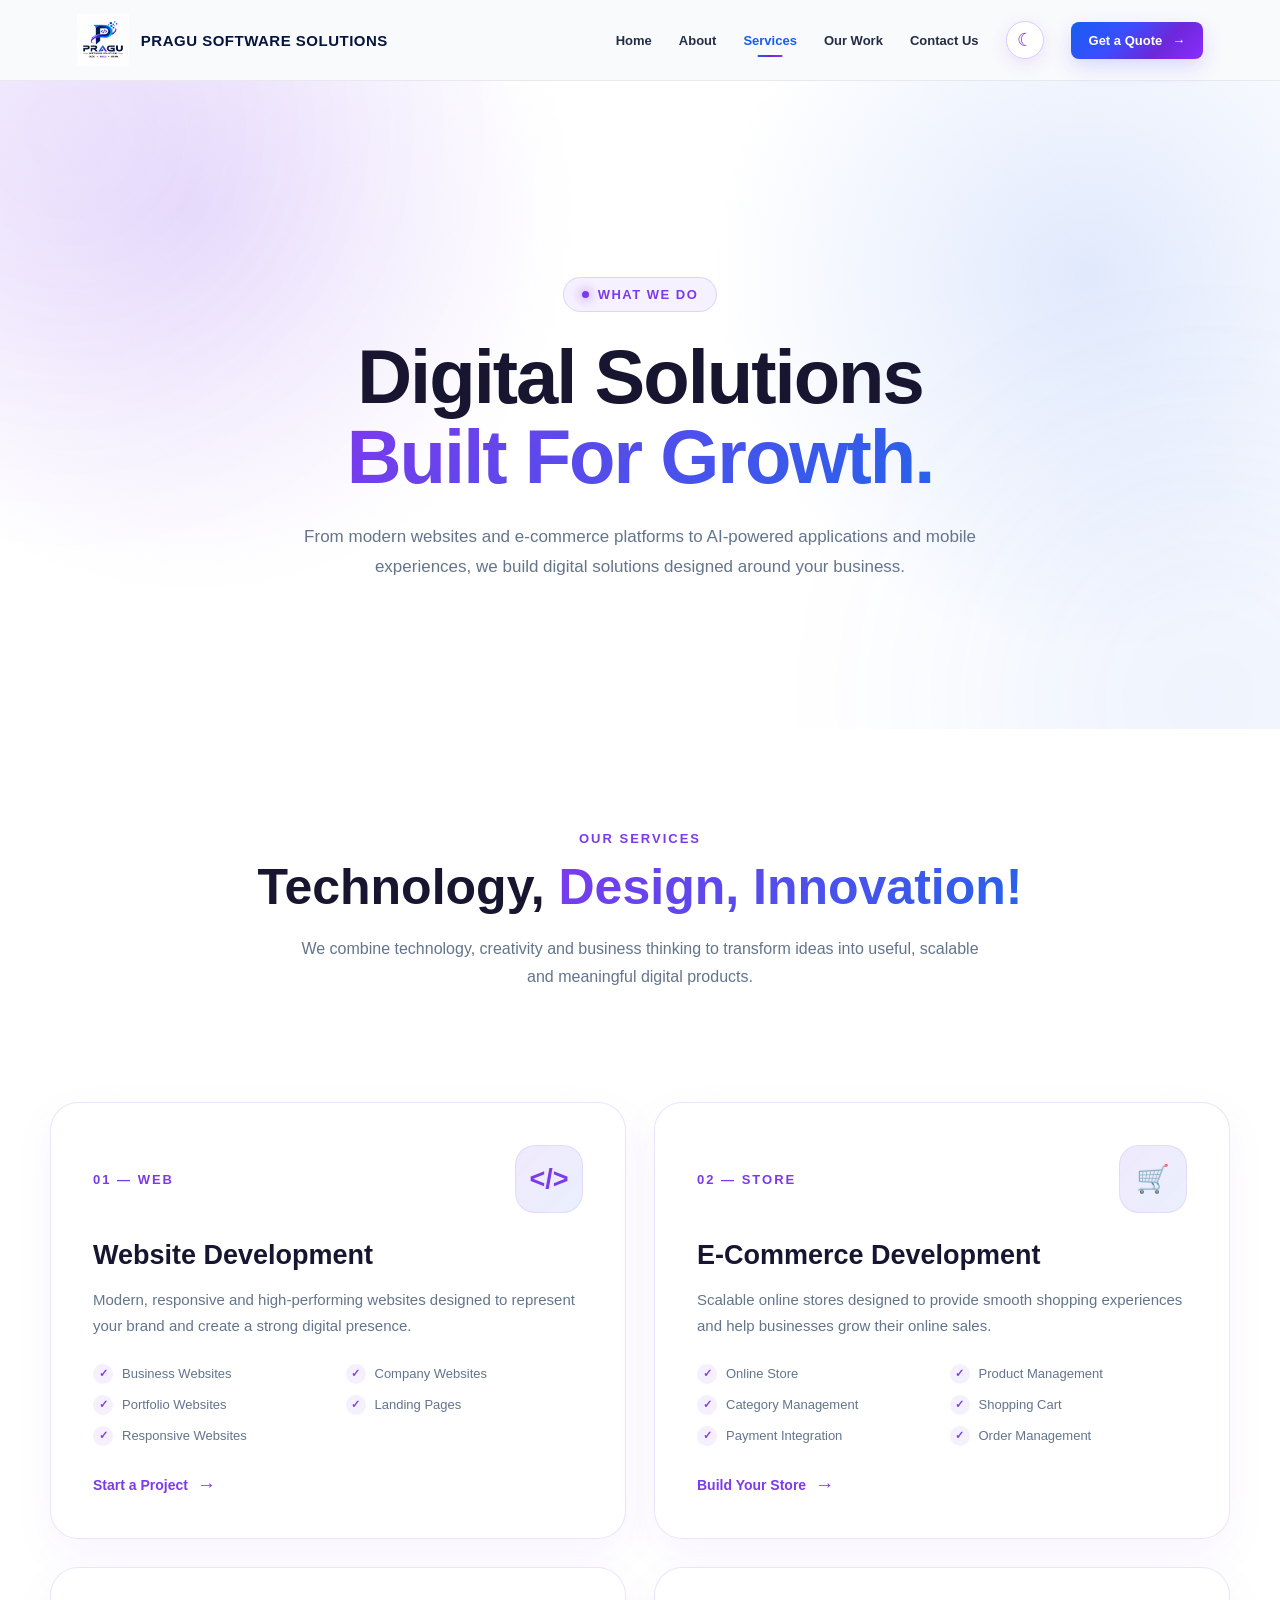
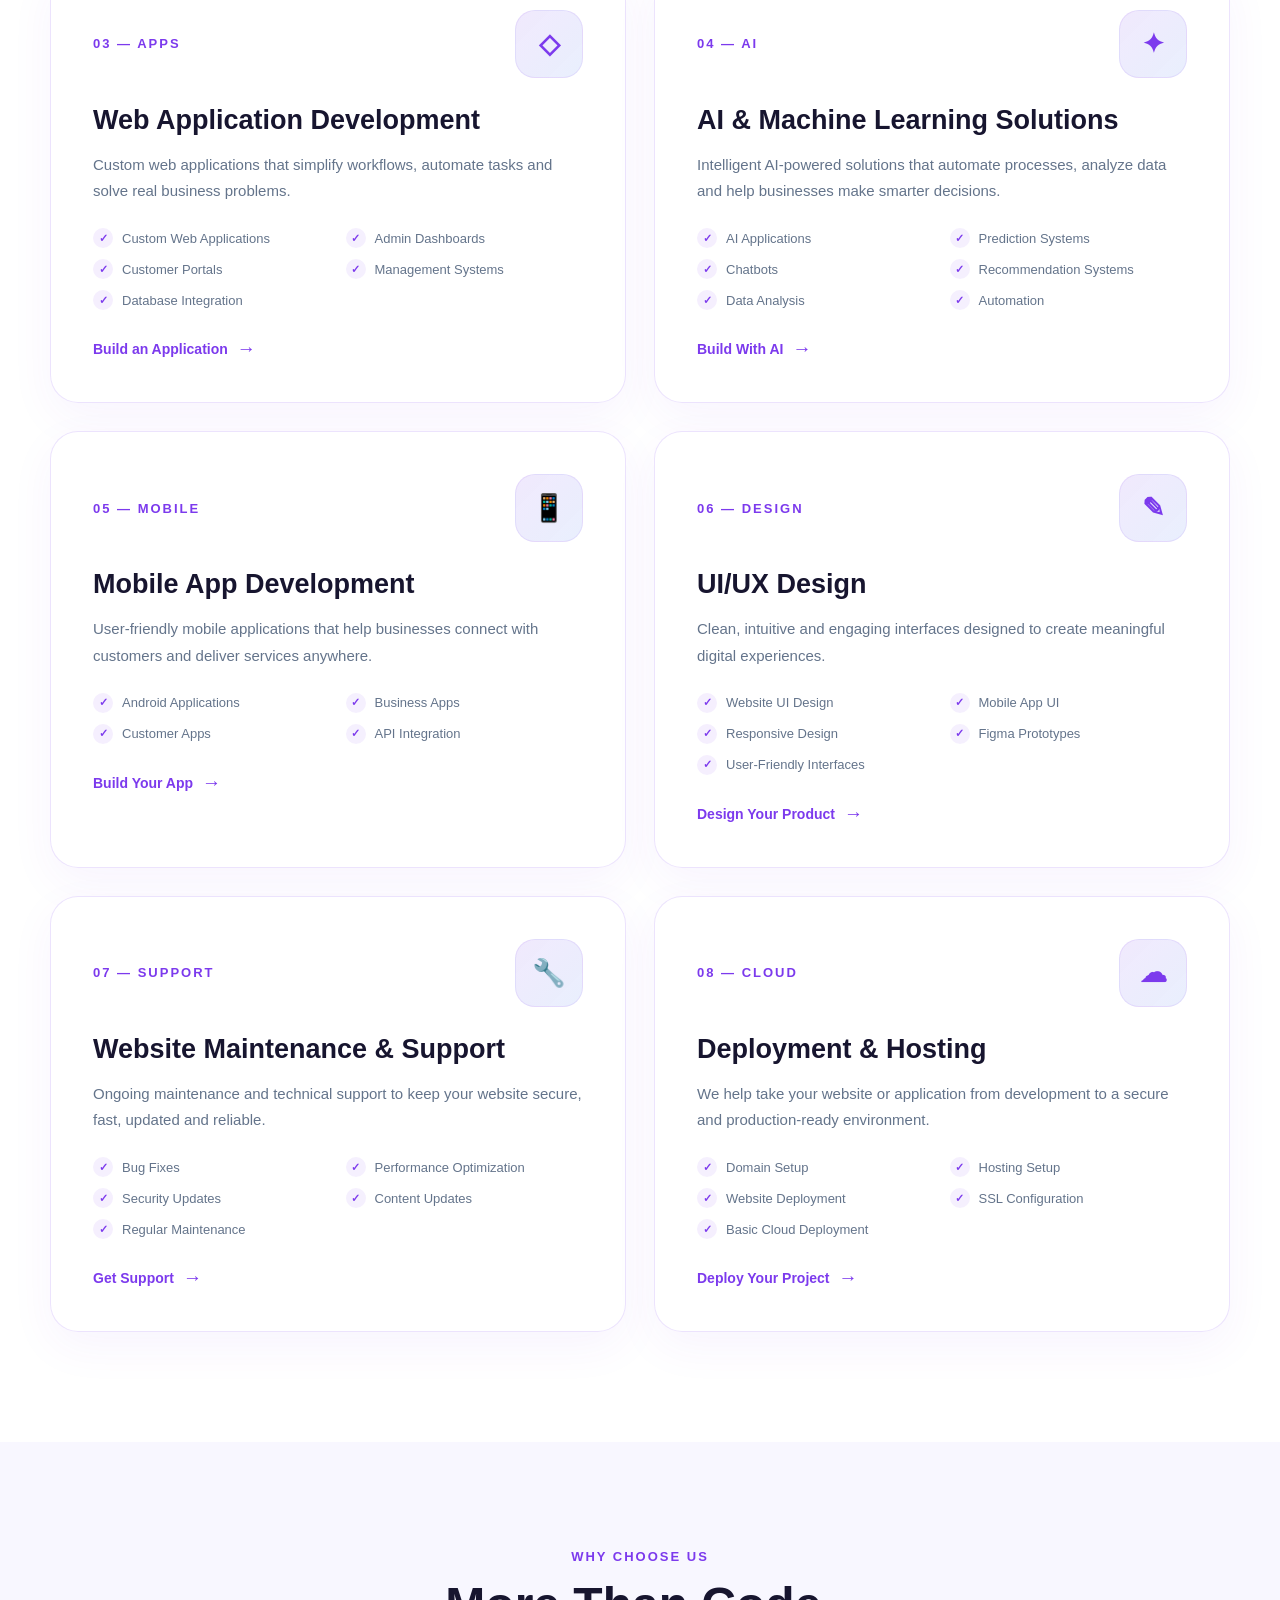
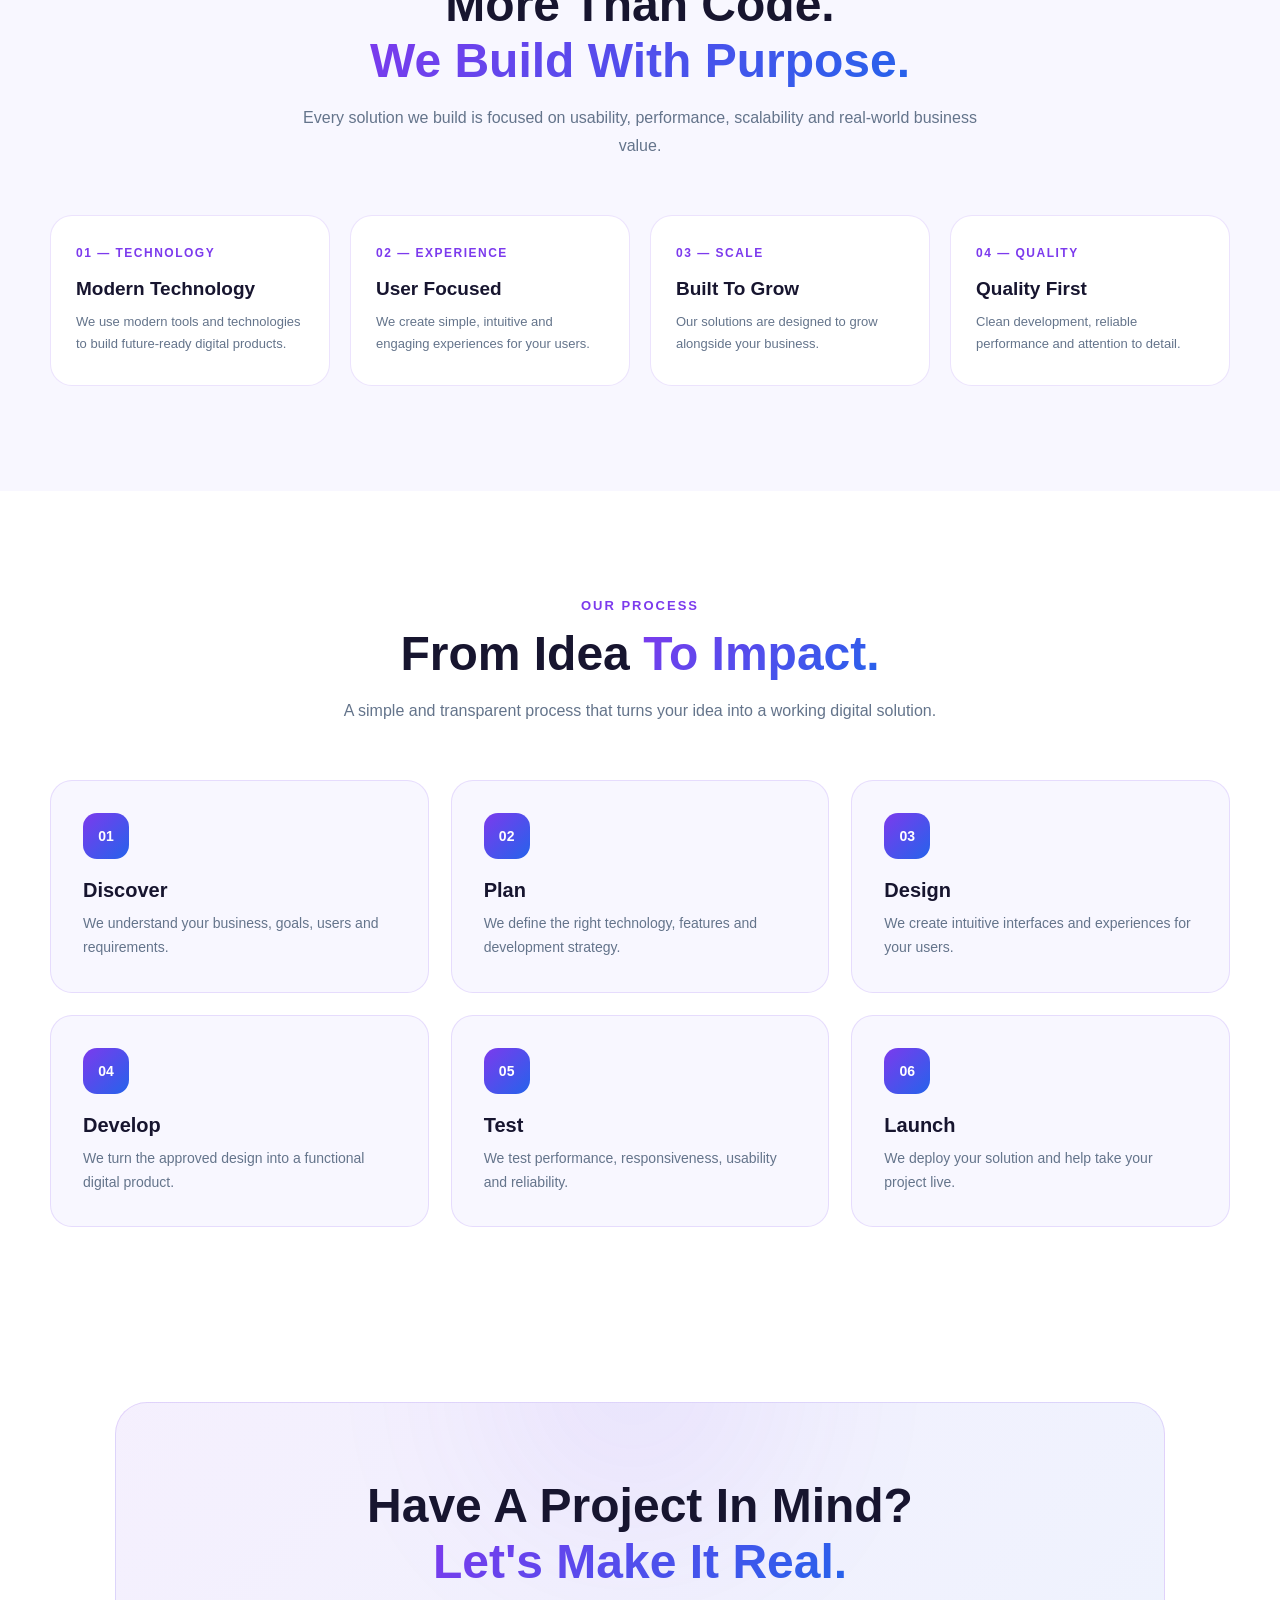
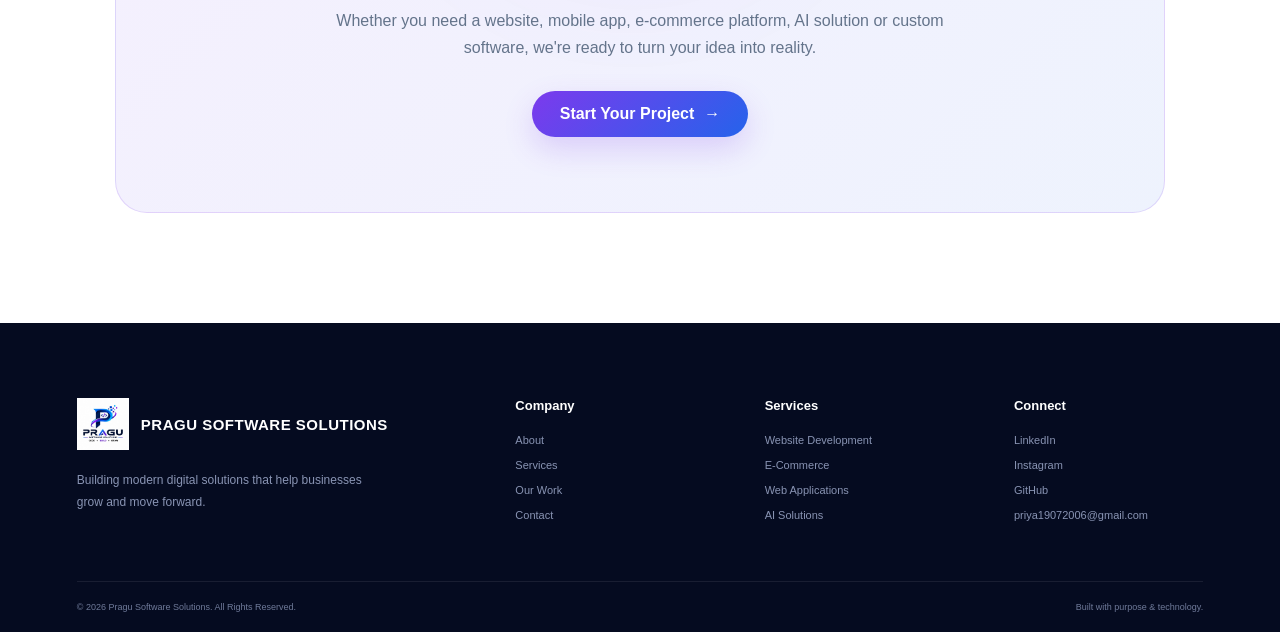
<file: services.html>
<!DOCTYPE html>
<html lang="en">

<head>
    <meta charset="UTF-8">
    <meta name="viewport" content="width=device-width, initial-scale=1.0">

    <meta name="description"
        content="Pragu Software Solutions - Website Development, E-Commerce, Web Applications, AI, Mobile Apps, UI/UX, Maintenance and Deployment Services.">

    <title>Services | Pragu Software Solutions</title>

    <link rel="stylesheet" href="css/style.css">

    <style>
        /* =====================================================
           PRAGU SOFTWARE SOLUTIONS
           SERVICES PAGE
           PURPLE + BLUE + WHITE
        ===================================================== */

        :root {
            --service-purple: #7C3AED;
            --service-purple-light: #A78BFA;
            --service-blue: #2563EB;
            --service-blue-light: #60A5FA;
            --service-white: #FFFFFF;
            --service-bg: #F8F7FF;
            --service-bg-two: #F1F5FF;
            --service-text: #17152F;
            --service-text-soft: #64748B;
            --service-border: rgba(124, 58, 237, 0.14);
            --service-gradient: linear-gradient(135deg, #7C3AED, #2563EB);
        }

        /* SERVICES HERO */

        .services-hero {
            min-height: 72vh;
            display: flex;
            align-items: center;
            justify-content: center;
            text-align: center;
            padding: 150px 25px 100px;
            position: relative;
            overflow: hidden;
            background:
                radial-gradient(circle at 15% 20%, rgba(124, 58, 237, 0.14), transparent 32%),
                radial-gradient(circle at 85% 30%, rgba(37, 99, 235, 0.14), transparent 32%),
                #FFFFFF;
        }

        .services-hero::before {
            content: "";
            position: absolute;
            width: 500px;
            height: 500px;
            border-radius: 50%;
            background: var(--service-purple);
            opacity: 0.07;
            filter: blur(120px);
            left: -180px;
            top: -200px;
            pointer-events: none;
        }

        .services-hero::after {
            content: "";
            position: absolute;
            width: 500px;
            height: 500px;
            border-radius: 50%;
            background: var(--service-blue);
            opacity: 0.07;
            filter: blur(120px);
            right: -180px;
            bottom: -220px;
            pointer-events: none;
        }

        .services-hero-content {
            max-width: 900px;
            position: relative;
            z-index: 2;
            animation: serviceFadeUp 1s ease forwards;
        }

        .services-label {
            display: inline-flex;
            align-items: center;
            gap: 9px;
            padding: 9px 18px;
            border-radius: 30px;
            background: rgba(124, 58, 237, 0.07);
            border: 1px solid rgba(124, 58, 237, 0.16);
            color: var(--service-purple);
            font-size: 13px;
            font-weight: 800;
            letter-spacing: 1.5px;
            margin-bottom: 25px;
        }

        .services-label-dot {
            width: 7px;
            height: 7px;
            border-radius: 50%;
            background: var(--service-purple);
            box-shadow: 0 0 12px var(--service-purple);
        }

        .services-hero h1 {
            font-size: clamp(42px, 7vw, 76px);
            line-height: 1.05;
            color: var(--service-text);
            margin-bottom: 25px;
            letter-spacing: -2px;
        }

        .services-gradient {
            display: inline-block;
            background: var(--service-gradient);
            background-clip: text;
            -webkit-background-clip: text;
            -webkit-text-fill-color: transparent;
            color: transparent;
        }

        .services-hero p {
            max-width: 720px;
            margin: auto;
            color: var(--service-text-soft);
            font-size: 17px;
            line-height: 1.8;
        }

        /* INTRO SECTION */

        .services-intro {
            padding: 100px 25px 55px;
            background: #FFFFFF;
            text-align: center;
        }

        .services-container {
            max-width: 1180px;
            margin: auto;
        }

        .services-intro-label {
            color: var(--service-purple);
            font-size: 13px;
            font-weight: 800;
            letter-spacing: 2px;
        }

        .services-intro h2 {
            color: var(--service-text);
            font-size: clamp(32px, 5vw, 50px);
            line-height: 1.15;
            margin: 12px 0 18px;
        }

        .services-intro p {
            max-width: 700px;
            margin: auto;
            color: var(--service-text-soft);
            line-height: 1.8;
        }

        /* SERVICE GRID */

        .services-grid-section {
            padding: 55px 25px 110px;
            background: #FFFFFF;
        }

        .services-grid {
            display: grid;
            grid-template-columns: repeat(2, minmax(0, 1fr));
            gap: 28px;
        }

        /* SERVICE CARD */

        .service-page-card {
            position: relative;
            padding: 42px;
            min-height: 390px;
            border-radius: 28px;
            background: rgba(255, 255, 255, 0.96);
            border: 1px solid var(--service-border);
            box-shadow: 0 15px 45px rgba(124, 58, 237, 0.055);
            overflow: hidden;
            transition:
                transform 0.45s ease,
                box-shadow 0.45s ease,
                border-color 0.45s ease;
            transform-style: preserve-3d;
        }

        .service-page-card::before {
            content: "";
            position: absolute;
            top: 0;
            left: 0;
            width: 100%;
            height: 3px;
            background: var(--service-gradient);
            transform: scaleX(0);
            transform-origin: left;
            transition: transform 0.45s ease;
        }

        .service-page-card::after {
            content: "";
            position: absolute;
            width: 190px;
            height: 190px;
            border-radius: 50%;
            background: var(--service-purple);
            opacity: 0;
            filter: blur(80px);
            right: -80px;
            top: -80px;
            transition: opacity 0.45s ease;
            pointer-events: none;
        }

        .service-page-card:hover {
            border-color: rgba(124, 58, 237, 0.30);
            box-shadow: 0 28px 65px rgba(37, 99, 235, 0.13);
        }

        .service-page-card:hover::before {
            transform: scaleX(1);
        }

        .service-page-card:hover::after {
            opacity: 0.12;
        }

        /* CARD HEADER */

        .service-card-top {
            display: flex;
            align-items: center;
            justify-content: space-between;
            margin-bottom: 25px;
        }

        .service-number {
            font-size: 13px;
            font-weight: 800;
            letter-spacing: 2px;
            color: var(--service-purple);
        }

        .service-icon-large {
            width: 68px;
            height: 68px;
            display: flex;
            align-items: center;
            justify-content: center;
            border-radius: 20px;
            background: linear-gradient(
                135deg,
                rgba(124, 58, 237, 0.11),
                rgba(37, 99, 235, 0.10)
            );
            border: 1px solid rgba(124, 58, 237, 0.10);
            color: var(--service-purple);
            font-size: 27px;
            font-weight: 700;
            transition:
                transform 0.4s ease,
                background 0.4s ease;
        }

        .service-page-card:hover .service-icon-large {
            transform: rotate(-6deg) scale(1.1);
            background: var(--service-gradient);
            color: #FFFFFF;
        }

        /* CARD CONTENT */

        .service-page-card h3 {
            position: relative;
            z-index: 2;
            color: var(--service-text);
            font-size: 27px;
            line-height: 1.3;
            margin-bottom: 14px;
        }

        .service-page-card > p {
            position: relative;
            z-index: 2;
            color: var(--service-text-soft);
            line-height: 1.75;
            font-size: 15px;
            max-width: 500px;
            margin-bottom: 24px;
        }

        /* SERVICE LIST */

        .service-list {
            position: relative;
            z-index: 2;
            display: grid;
            grid-template-columns: repeat(2, minmax(0, 1fr));
            gap: 11px 15px;
            margin-bottom: 28px;
        }

        .service-list span {
            display: flex;
            align-items: center;
            gap: 9px;
            color: var(--service-text-soft);
            font-size: 13px;
        }

        .service-list span::before {
            content: "✓";
            width: 20px;
            height: 20px;
            display: flex;
            align-items: center;
            justify-content: center;
            border-radius: 50%;
            background: rgba(124, 58, 237, 0.08);
            color: var(--service-purple);
            font-size: 11px;
            font-weight: 800;
            flex-shrink: 0;
        }

        /* CARD LINK */

        .service-card-link {
            position: relative;
            z-index: 2;
            display: inline-flex;
            align-items: center;
            gap: 9px;
            color: var(--service-purple);
            font-size: 14px;
            font-weight: 800;
            text-decoration: none;
            transition: gap 0.3s ease;
        }

        .service-card-link span {
            font-size: 19px;
        }

        .service-page-card:hover .service-card-link {
            gap: 15px;
        }

        /* WHY CHOOSE US */

        .services-why {
            padding: 105px 25px;
            background: var(--service-bg);
        }

        .services-heading {
            max-width: 700px;
            margin: 0 auto 55px;
            text-align: center;
        }

        .services-heading-label {
            color: var(--service-purple);
            font-size: 13px;
            font-weight: 800;
            letter-spacing: 2px;
        }

        .services-heading h2 {
            color: var(--service-text);
            font-size: clamp(32px, 5vw, 48px);
            line-height: 1.15;
            margin: 12px 0 16px;
        }

        .services-heading p {
            color: var(--service-text-soft);
            line-height: 1.75;
        }

        .why-services-grid {
            display: grid;
            grid-template-columns: repeat(4, minmax(0, 1fr));
            gap: 20px;
        }

        .why-service-card {
            padding: 30px 25px;
            border-radius: 22px;
            background: #FFFFFF;
            border: 1px solid var(--service-border);
            transition:
                transform 0.4s ease,
                box-shadow 0.4s ease,
                border-color 0.4s ease;
        }

        .why-service-card:hover {
            transform: translateY(-9px);
            border-color: rgba(124, 58, 237, 0.28);
            box-shadow: 0 20px 45px rgba(124, 58, 237, 0.09);
        }

        .why-service-number {
            color: var(--service-purple);
            font-size: 12px;
            font-weight: 800;
            letter-spacing: 1.5px;
            margin-bottom: 18px;
        }

        .why-service-card h3 {
            color: var(--service-text);
            font-size: 19px;
            margin-bottom: 11px;
        }

        .why-service-card p {
            color: var(--service-text-soft);
            font-size: 13px;
            line-height: 1.7;
        }

        /* PROCESS */

        .process-section {
            padding: 105px 25px;
            background: #FFFFFF;
        }

        .process-grid {
            display: grid;
            grid-template-columns: repeat(3, minmax(0, 1fr));
            gap: 22px;
        }

        .process-card {
            position: relative;
            padding: 32px;
            border-radius: 22px;
            background: var(--service-bg);
            border: 1px solid var(--service-border);
            transition:
                transform 0.4s ease,
                box-shadow 0.4s ease;
        }

        .process-card:hover {
            transform: translateY(-8px);
            box-shadow: 0 20px 45px rgba(37, 99, 235, 0.09);
        }

        .process-number {
            width: 46px;
            height: 46px;
            display: flex;
            align-items: center;
            justify-content: center;
            border-radius: 14px;
            background: var(--service-gradient);
            color: #FFFFFF;
            font-size: 14px;
            font-weight: 800;
            margin-bottom: 20px;
        }

        .process-card h3 {
            color: var(--service-text);
            font-size: 20px;
            margin-bottom: 10px;
        }

        .process-card p {
            color: var(--service-text-soft);
            font-size: 14px;
            line-height: 1.7;
        }

        /* CTA */

        .services-cta-section {
            padding: 70px 25px 110px;
            background: #FFFFFF;
        }

        .services-cta {
            max-width: 1050px;
            margin: auto;
            padding: 75px 40px;
            text-align: center;
            position: relative;
            overflow: hidden;
            border-radius: 32px;
            background: linear-gradient(
                135deg,
                rgba(124, 58, 237, 0.08),
                rgba(37, 99, 235, 0.08)
            );
            border: 1px solid rgba(124, 58, 237, 0.16);
        }

        .services-cta::before {
            content: "";
            position: absolute;
            width: 300px;
            height: 300px;
            border-radius: 50%;
            background: var(--service-purple);
            opacity: 0.08;
            filter: blur(100px);
            top: -170px;
            left: 35%;
            pointer-events: none;
        }

        .services-cta h2 {
            position: relative;
            color: var(--service-text);
            font-size: clamp(30px, 5vw, 48px);
            line-height: 1.15;
            margin-bottom: 18px;
        }

        .services-cta p {
            position: relative;
            max-width: 650px;
            margin: 0 auto 30px;
            color: var(--service-text-soft);
            line-height: 1.7;
        }

        .services-cta-button {
            position: relative;
            display: inline-flex;
            align-items: center;
            gap: 10px;
            padding: 14px 28px;
            border-radius: 30px;
            background: var(--service-gradient);
            color: #FFFFFF;
            font-weight: 700;
            text-decoration: none;
            box-shadow: 0 12px 30px rgba(124, 58, 237, 0.20);
            transition:
                transform 0.3s ease,
                box-shadow 0.3s ease;
        }

        .services-cta-button:hover {
            transform: translateY(-4px);
            box-shadow: 0 18px 40px rgba(37, 99, 235, 0.22);
        }

        /* SCROLL REVEAL */

        .service-reveal {
            opacity: 0;
            transform: translateY(40px);
            transition:
                opacity 0.8s ease,
                transform 0.8s ease;
        }

        .service-reveal.show {
            opacity: 1;
            transform: translateY(0);
        }

        /* ANIMATION */

        @keyframes serviceFadeUp {
            from {
                opacity: 0;
                transform: translateY(35px);
            }

            to {
                opacity: 1;
                transform: translateY(0);
            }
        }

        /* DARK THEME */

        body.dark-theme .services-hero {
            background:
                radial-gradient(circle at 15% 20%, rgba(124, 58, 237, 0.18), transparent 32%),
                radial-gradient(circle at 85% 30%, rgba(37, 99, 235, 0.16), transparent 32%),
                #070B1A;
        }

        body.dark-theme .services-intro,
        body.dark-theme .services-grid-section,
        body.dark-theme .process-section,
        body.dark-theme .services-cta-section {
            background: #070B1A;
        }

        body.dark-theme .services-why {
            background: #0B1022;
        }

        body.dark-theme .services-hero h1,
        body.dark-theme .services-intro h2,
        body.dark-theme .services-heading h2,
        body.dark-theme .service-page-card h3,
        body.dark-theme .why-service-card h3,
        body.dark-theme .process-card h3,
        body.dark-theme .services-cta h2 {
            color: #F8FAFC;
        }

        body.dark-theme .services-hero p,
        body.dark-theme .services-intro p,
        body.dark-theme .services-heading p,
        body.dark-theme .service-page-card > p,
        body.dark-theme .service-list span,
        body.dark-theme .why-service-card p,
        body.dark-theme .process-card p,
        body.dark-theme .services-cta p {
            color: #94A3B8;
        }

        body.dark-theme .service-page-card,
        body.dark-theme .why-service-card {
            background: #0D1428;
            border-color: rgba(124, 58, 237, 0.18);
            box-shadow: 0 15px 45px rgba(0, 0, 0, 0.25);
        }

        body.dark-theme .process-card {
            background: #0D1428;
            border-color: rgba(124, 58, 237, 0.18);
        }

        body.dark-theme .services-cta {
            background: linear-gradient(
                135deg,
                rgba(124, 58, 237, 0.13),
                rgba(37, 99, 235, 0.12)
            );
            border-color: rgba(124, 58, 237, 0.22);
        }

        /* MOBILE NAVIGATION */

        @media (max-width: 900px) {
            .nav-links {
                display: none;
                position: absolute;
                top: 100%;
                left: 0;
                right: 0;
                flex-direction: column;
                align-items: stretch;
                gap: 18px;
                padding: 24px;
                background: #FFFFFF;
                box-shadow: 0 15px 30px rgba(23, 21, 47, 0.1);
                z-index: 1000;
            }

            .nav-links.mobile-open {
                display: flex;
            }

            .menu-btn {
                display: block;
                cursor: pointer;
            }

            body.dark-theme .nav-links {
                background: #0D1428;
            }
        }

        @media (min-width: 901px) {
            .nav-links {
                display: flex;
            }

            .menu-btn {
                display: none;
            }
        }

        /* RESPONSIVE */

        @media (max-width: 1000px) {
            .why-services-grid {
                grid-template-columns: repeat(2, minmax(0, 1fr));
            }

            .process-grid {
                grid-template-columns: repeat(2, minmax(0, 1fr));
            }
        }

        @media (max-width: 750px) {
            .services-hero {
                min-height: 70vh;
                padding: 130px 20px 80px;
            }

            .services-hero h1 {
                letter-spacing: -1px;
            }

            .services-grid {
                grid-template-columns: 1fr;
            }

            .service-page-card {
                padding: 32px 25px;
                min-height: auto;
            }

            .service-list {
                grid-template-columns: 1fr;
            }

            .why-services-grid,
            .process-grid {
                grid-template-columns: 1fr;
            }

            .services-intro {
                padding: 75px 20px 45px;
            }

            .services-grid-section {
                padding: 45px 18px 80px;
            }

            .services-why,
            .process-section {
                padding: 75px 18px;
            }

            .services-cta-section {
                padding: 45px 18px 80px;
            }

            .services-cta {
                padding: 55px 22px;
            }
        }

        @media (prefers-reduced-motion: reduce) {
            .service-reveal,
            .services-hero-content,
            .service-page-card,
            .service-icon-large,
            .why-service-card,
            .process-card,
            .services-cta-button {
                animation: none !important;
                transition: none !important;
            }

            .service-reveal {
                opacity: 1;
                transform: none;
            }
        }
    </style>
</head>

<body>

    <!-- NAVBAR -->

    <header class="navbar">
        <a href="index.html" class="logo">
            <img
                src="images/pragu-logo.png"
                alt="Pragu Software Solutions"
                class="logo-image"
            >

            <div class="logo-name">
                PRAGU SOFTWARE SOLUTIONS
            </div>
        </a>

        <nav class="nav-links" id="navLinks">
            <a href="index.html">Home</a>
            <a href="about.html">About</a>
            <a href="services.html" class="active">Services</a>
            <a href="work.html">Our Work</a>
            <a href="contact.html">Contact Us</a>

            <button
                type="button"
                class="theme-toggle"
                id="themeToggle"
                aria-label="Toggle theme"
                aria-pressed="false"
            >
                <span id="themeIcon">☾</span>
            </button>

            <a href="quote.html" class="quote-btn">
                Get a Quote <span>→</span>
            </a>
        </nav>

        <button
            type="button"
            class="menu-btn"
            id="menuBtn"
            aria-label="Open navigation menu"
            aria-expanded="false"
            aria-controls="navLinks"
        >
            ☰
        </button>
    </header>

    <main>

        <!-- HERO -->

        <section class="services-hero">
            <div class="services-hero-content">
                <div class="services-label">
                    <span class="services-label-dot"></span>
                    WHAT WE DO
                </div>

                <h1>
                    Digital Solutions
                    <br>
                    <span class="services-gradient">Built For Growth.</span>
                </h1>

                <p>
                    From modern websites and e-commerce platforms to AI-powered
                    applications and mobile experiences, we build digital
                    solutions designed around your business.
                </p>
            </div>
        </section>

        <!-- INTRO -->

        <section class="services-intro">
            <div class="services-container">
                <span class="services-intro-label">OUR SERVICES</span>

                <h2>
                    Technology,
                    <span class="services-gradient">Design, Innovation!</span>
                </h2>

                <p>
                    We combine technology, creativity and business thinking
                    to transform ideas into useful, scalable and meaningful
                    digital products.
                </p>
            </div>
        </section>

        <!-- 8 SERVICES -->

        <section class="services-grid-section">
            <div class="services-container">
                <div class="services-grid">

                    <!-- SERVICE 01 -->

                    <article class="service-page-card service-reveal">
                        <div class="service-card-top">
                            <span class="service-number">01 — WEB</span>
                            <div class="service-icon-large">&lt;/&gt;</div>
                        </div>

                        <h3>Website Development</h3>

                        <p>
                            Modern, responsive and high-performing websites
                            designed to represent your brand and create a
                            strong digital presence.
                        </p>

                        <div class="service-list">
                            <span>Business Websites</span>
                            <span>Company Websites</span>
                            <span>Portfolio Websites</span>
                            <span>Landing Pages</span>
                            <span>Responsive Websites</span>
                        </div>

                        <a href="quote.html" class="service-card-link">
                            Start a Project <span>→</span>
                        </a>
                    </article>

                    <!-- SERVICE 02 -->

                    <article class="service-page-card service-reveal">
                        <div class="service-card-top">
                            <span class="service-number">02 — STORE</span>
                            <div class="service-icon-large" aria-hidden="true">🛒</div>
                        </div>

                        <h3>E-Commerce Development</h3>

                        <p>
                            Scalable online stores designed to provide smooth
                            shopping experiences and help businesses grow
                            their online sales.
                        </p>

                        <div class="service-list">
                            <span>Online Store</span>
                            <span>Product Management</span>
                            <span>Category Management</span>
                            <span>Shopping Cart</span>
                            <span>Payment Integration</span>
                            <span>Order Management</span>
                        </div>

                        <a href="contact.html" class="service-card-link">
                            Build Your Store <span>→</span>
                        </a>
                    </article>

                    <!-- SERVICE 03 -->

                    <article class="service-page-card service-reveal">
                        <div class="service-card-top">
                            <span class="service-number">03 — APPS</span>
                            <div class="service-icon-large" aria-hidden="true">◇</div>
                        </div>

                        <h3>Web Application Development</h3>

                        <p>
                            Custom web applications that simplify workflows,
                            automate tasks and solve real business problems.
                        </p>

                        <div class="service-list">
                            <span>Custom Web Applications</span>
                            <span>Admin Dashboards</span>
                            <span>Customer Portals</span>
                            <span>Management Systems</span>
                            <span>Database Integration</span>
                        </div>

                        <a href="contact.html" class="service-card-link">
                            Build an Application <span>→</span>
                        </a>
                    </article>

                    <!-- SERVICE 04 -->

                    <article class="service-page-card service-reveal">
                        <div class="service-card-top">
                            <span class="service-number">04 — AI</span>
                            <div class="service-icon-large" aria-hidden="true">✦</div>
                        </div>

                        <h3>AI &amp; Machine Learning Solutions</h3>

                        <p>
                            Intelligent AI-powered solutions that automate
                            processes, analyze data and help businesses make
                            smarter decisions.
                        </p>

                        <div class="service-list">
                            <span>AI Applications</span>
                            <span>Prediction Systems</span>
                            <span>Chatbots</span>
                            <span>Recommendation Systems</span>
                            <span>Data Analysis</span>
                            <span>Automation</span>
                        </div>

                        <a href="contact.html" class="service-card-link">
                            Build With AI <span>→</span>
                        </a>
                    </article>

                    <!-- SERVICE 05 -->

                    <article class="service-page-card service-reveal">
                        <div class="service-card-top">
                            <span class="service-number">05 — MOBILE</span>
                            <div class="service-icon-large" aria-hidden="true">📱</div>
                        </div>

                        <h3>Mobile App Development</h3>

                        <p>
                            User-friendly mobile applications that help
                            businesses connect with customers and deliver
                            services anywhere.
                        </p>

                        <div class="service-list">
                            <span>Android Applications</span>
                            <span>Business Apps</span>
                            <span>Customer Apps</span>
                            <span>API Integration</span>
                        </div>

                        <a href="contact.html" class="service-card-link">
                            Build Your App <span>→</span>
                        </a>
                    </article>

                    <!-- SERVICE 06 -->

                    <article class="service-page-card service-reveal">
                        <div class="service-card-top">
                            <span class="service-number">06 — DESIGN</span>
                            <div class="service-icon-large" aria-hidden="true">✎</div>
                        </div>

                        <h3>UI/UX Design</h3>

                        <p>
                            Clean, intuitive and engaging interfaces designed
                            to create meaningful digital experiences.
                        </p>

                        <div class="service-list">
                            <span>Website UI Design</span>
                            <span>Mobile App UI</span>
                            <span>Responsive Design</span>
                            <span>Figma Prototypes</span>
                            <span>User-Friendly Interfaces</span>
                        </div>

                        <a href="contact.html" class="service-card-link">
                            Design Your Product <span>→</span>
                        </a>
                    </article>

                    <!-- SERVICE 07 -->

                    <article class="service-page-card service-reveal">
                        <div class="service-card-top">
                            <span class="service-number">07 — SUPPORT</span>
                            <div class="service-icon-large" aria-hidden="true">🔧</div>
                        </div>

                        <h3>Website Maintenance &amp; Support</h3>

                        <p>
                            Ongoing maintenance and technical support to keep
                            your website secure, fast, updated and reliable.
                        </p>

                        <div class="service-list">
                            <span>Bug Fixes</span>
                            <span>Performance Optimization</span>
                            <span>Security Updates</span>
                            <span>Content Updates</span>
                            <span>Regular Maintenance</span>
                        </div>

                        <a href="contact.html" class="service-card-link">
                            Get Support <span>→</span>
                        </a>
                    </article>

                    <!-- SERVICE 08 -->

                    <article class="service-page-card service-reveal">
                        <div class="service-card-top">
                            <span class="service-number">08 — CLOUD</span>
                            <div class="service-icon-large" aria-hidden="true">☁</div>
                        </div>

                        <h3>Deployment &amp; Hosting</h3>

                        <p>
                            We help take your website or application from
                            development to a secure and production-ready
                            environment.
                        </p>

                        <div class="service-list">
                            <span>Domain Setup</span>
                            <span>Hosting Setup</span>
                            <span>Website Deployment</span>
                            <span>SSL Configuration</span>
                            <span>Basic Cloud Deployment</span>
                        </div>

                        <a href="contact.html" class="service-card-link">
                            Deploy Your Project <span>→</span>
                        </a>
                    </article>

                </div>
            </div>
        </section>

        <!-- WHY CHOOSE PRAGU -->

        <section class="services-why">
            <div class="services-container">

                <div class="services-heading service-reveal">
                    <span class="services-heading-label"> WHY CHOOSE US </span>

                    <h2>
                        More Than Code.
                        <span class="services-gradient">We Build With Purpose.</span>
                    </h2>

                    <p>
                        Every solution we build is focused on usability,
                        performance, scalability and real-world business value.
                    </p>
                </div>

                <div class="why-services-grid">

                    <article class="why-service-card service-reveal">
                        <div class="why-service-number">01 — TECHNOLOGY</div>
                        <h3>Modern Technology</h3>
                        <p>
                            We use modern tools and technologies to build
                            future-ready digital products.
                        </p>
                    </article>

                    <article class="why-service-card service-reveal">
                        <div class="why-service-number">02 — EXPERIENCE</div>
                        <h3>User Focused</h3>
                        <p>
                            We create simple, intuitive and engaging
                            experiences for your users.
                        </p>
                    </article>

                    <article class="why-service-card service-reveal">
                        <div class="why-service-number">03 — SCALE</div>
                        <h3>Built To Grow</h3>
                        <p>
                            Our solutions are designed to grow alongside
                            your business.
                        </p>
                    </article>

                    <article class="why-service-card service-reveal">
                        <div class="why-service-number">04 — QUALITY</div>
                        <h3>Quality First</h3>
                        <p>
                            Clean development, reliable performance and
                            attention to detail.
                        </p>
                    </article>

                </div>
            </div>
        </section>

        <!-- PROCESS -->

        <section class="process-section">
            <div class="services-container">

                <div class="services-heading service-reveal">
                    <span class="services-heading-label">OUR PROCESS</span>

                    <h2>
                        From Idea
                        <span class="services-gradient">To Impact.</span>
                    </h2>

                    <p>
                        A simple and transparent process that turns your idea
                        into a working digital solution.
                    </p>
                </div>

                <div class="process-grid">

                    <article class="process-card service-reveal">
                        <div class="process-number">01</div>
                        <h3>Discover</h3>
                        <p>
                            We understand your business, goals, users and requirements.
                        </p>
                    </article>

                    <article class="process-card service-reveal">
                        <div class="process-number">02</div>
                        <h3>Plan</h3>
                        <p>
                            We define the right technology, features and development strategy.
                        </p>
                    </article>

                    <article class="process-card service-reveal">
                        <div class="process-number">03</div>
                        <h3>Design</h3>
                        <p>
                            We create intuitive interfaces and experiences for your users.
                        </p>
                    </article>

                    <article class="process-card service-reveal">
                        <div class="process-number">04</div>
                        <h3>Develop</h3>
                        <p>
                            We turn the approved design into a functional digital product.
                        </p>
                    </article>

                    <article class="process-card service-reveal">
                        <div class="process-number">05</div>
                        <h3>Test</h3>
                        <p>
                            We test performance, responsiveness, usability and reliability.
                        </p>
                    </article>

                    <article class="process-card service-reveal">
                        <div class="process-number">06</div>
                        <h3>Launch</h3>
                        <p>
                            We deploy your solution and help take your project live.
                        </p>
                    </article>

                </div>
            </div>
        </section>

        <!-- CTA -->

        <section class="services-cta-section">
            <div class="services-cta service-reveal">

                <h2>
                    Have A Project In Mind?
                    <br>
                    <span class="services-gradient">Let's Make It Real.</span>
                </h2>

                <p>
                    Whether you need a website, mobile app, e-commerce platform,
                    AI solution or custom software, we're ready to turn your
                    idea into reality.
                </p>

                <a href="quote.html" class="services-cta-button">
                    Start Your Project <span>→</span>
                </a>

            </div>
        </section>

    </main>

    <!-- FOOTER -->

    <footer class="footer">
        <div class="footer-grid">

            <div class="footer-brand">
                <a href="index.html" class="logo">
                    <img
                        src="images/pragu-logo.png"
                        alt="Pragu Software Solutions"
                        class="logo-image"
                    >

                    <div class="logo-name">
                        PRAGU SOFTWARE SOLUTIONS
                    </div>
                </a>

                <p>
                    Building modern digital solutions that help businesses
                    grow and move forward.
                </p>
            </div>

            <div class="footer-column">
                <h3>Company</h3>
                <a href="about.html">About</a>
                <a href="services.html">Services</a>
                <a href="work.html">Our Work</a>
                <a href="contact.html">Contact</a>
            </div>

            <div class="footer-column">
                <h3>Services</h3>
                <a href="services.html">Website Development</a>
                <a href="services.html">E-Commerce</a>
                <a href="services.html">Web Applications</a>
                <a href="services.html">AI Solutions</a>
            </div>

            <div class="footer-column">
                <h3>Connect</h3>

                <a
                    href="https://www.linkedin.com/in/pragadeshwaran05/"
                    target="_blank"
                    rel="noopener noreferrer"
                    aria-label="LinkedIn">
                    LinkedIn
                </a>

                <a
                    href="https://www.instagram.com/hey_itz_pragu/"
                    target="_blank"
                    rel="noopener noreferrer"
                    aria-label="Instagram">
                    Instagram
                </a>

                <a
                    href="https://github.com/Pragadeshwaran05/"
                    target="_blank"
                    rel="noopener noreferrer"
                    aria-label="GitHub">
                    GitHub
                </a>

                <a href="mailto:priya19072006@gmail.com">
                    priya19072006@gmail.com
                </a>
            </div>

        </div>

        <div class="footer-bottom">
            <span>
                © 2026 Pragu Software Solutions. All Rights Reserved.
            </span>

            <span>
                Built with purpose &amp; technology.
            </span>
        </div>
    </footer>

    <!-- JAVASCRIPT -->

    <script>
        document.addEventListener("DOMContentLoaded", () => {

            /* SCROLL REVEAL */

            const revealElements =
                document.querySelectorAll(".service-reveal");

            if ("IntersectionObserver" in window) {
                const revealObserver = new IntersectionObserver(
                    (entries, observer) => {
                        entries.forEach((entry) => {
                            if (entry.isIntersecting) {
                                entry.target.classList.add("show");
                                observer.unobserve(entry.target);
                            }
                        });
                    },
                    {
                        threshold: 0.12
                    }
                );

                revealElements.forEach((element) => {
                    revealObserver.observe(element);
                });
            } else {
                revealElements.forEach((element) => {
                    element.classList.add("show");
                });
            }

            /* THEME TOGGLE */

            const themeToggle =
                document.getElementById("themeToggle");

            const themeIcon =
                document.getElementById("themeIcon");

            function applyTheme(theme) {
                const isDark = theme === "dark";

                document.body.classList.toggle("dark-theme", isDark);

                if (themeIcon) {
                    themeIcon.textContent = isDark ? "☀" : "☾";
                }

                if (themeToggle) {
                    themeToggle.setAttribute(
                        "aria-pressed",
                        String(isDark)
                    );
                }
            }

            let savedTheme = "light";

            try {
                savedTheme = localStorage.getItem("pragu-theme") || "light";
            } catch (error) {
                savedTheme = "light";
            }

            applyTheme(savedTheme);

            if (themeToggle) {
                themeToggle.addEventListener("click", () => {
                    const isDark =
                        document.body.classList.toggle("dark-theme");

                    if (themeIcon) {
                        themeIcon.textContent = isDark ? "☀" : "☾";
                    }

                    themeToggle.setAttribute(
                        "aria-pressed",
                        String(isDark)
                    );

                    try {
                        localStorage.setItem(
                            "pragu-theme",
                            isDark ? "dark" : "light"
                        );
                    } catch (error) {
                        // The theme remains functional for the current page.
                    }
                });
            }

            /* MOBILE MENU */

            const menuBtn =
                document.getElementById("menuBtn");

            const navLinks =
                document.getElementById("navLinks");

            if (menuBtn && navLinks) {
                menuBtn.addEventListener("click", () => {
                    const isOpen =
                        navLinks.classList.toggle("mobile-open");

                    menuBtn.setAttribute(
                        "aria-expanded",
                        String(isOpen)
                    );

                    menuBtn.setAttribute(
                        "aria-label",
                        isOpen
                            ? "Close navigation menu"
                            : "Open navigation menu"
                    );

                    menuBtn.textContent = isOpen ? "✕" : "☰";
                });

                navLinks.querySelectorAll("a").forEach((link) => {
                    link.addEventListener("click", () => {
                        navLinks.classList.remove("mobile-open");

                        menuBtn.setAttribute(
                            "aria-expanded",
                            "false"
                        );

                        menuBtn.setAttribute(
                            "aria-label",
                            "Open navigation menu"
                        );

                        menuBtn.textContent = "☰";
                    });
                });

                document.addEventListener("click", (event) => {
                    if (
                        navLinks.classList.contains("mobile-open") &&
                        !navLinks.contains(event.target) &&
                        !menuBtn.contains(event.target)
                    ) {
                        navLinks.classList.remove("mobile-open");

                        menuBtn.setAttribute(
                            "aria-expanded",
                            "false"
                        );

                        menuBtn.setAttribute(
                            "aria-label",
                            "Open navigation menu"
                        );

                        menuBtn.textContent = "☰";
                    }
                });
            }

            /* CARD TILT EFFECT */

            const serviceCards =
                document.querySelectorAll(".service-page-card");

            const supportsHover =
                window.matchMedia(
                    "(hover: hover) and (pointer: fine)"
                ).matches;

            if (supportsHover) {
                serviceCards.forEach((card) => {
                    card.addEventListener("mousemove", (event) => {
                        const rect = card.getBoundingClientRect();

                        const x = event.clientX - rect.left;
                        const y = event.clientY - rect.top;

                        const rotateX =
                            ((y - rect.height / 2) / rect.height) * 5;

                        const rotateY =
                            ((rect.width / 2 - x) / rect.width) * 5;

                        card.style.transform =
                            `perspective(900px) rotateX(${rotateX}deg) rotateY(${rotateY}deg) translateY(-6px)`;
                    });

                    card.addEventListener("mouseleave", () => {
                        card.style.transform = "";
                    });
                });
            }

            /* NAVBAR SCROLL */

            const navbar =
                document.querySelector(".navbar");

            function updateNavbar() {
                if (navbar) {
                    navbar.classList.toggle(
                        "scrolled",
                        window.scrollY > 30
                    );
                }
            }

            window.addEventListener(
                "scroll",
                updateNavbar,
                { passive: true }
            );

            updateNavbar();

        });
    </script>

</body>

</html>
</file>
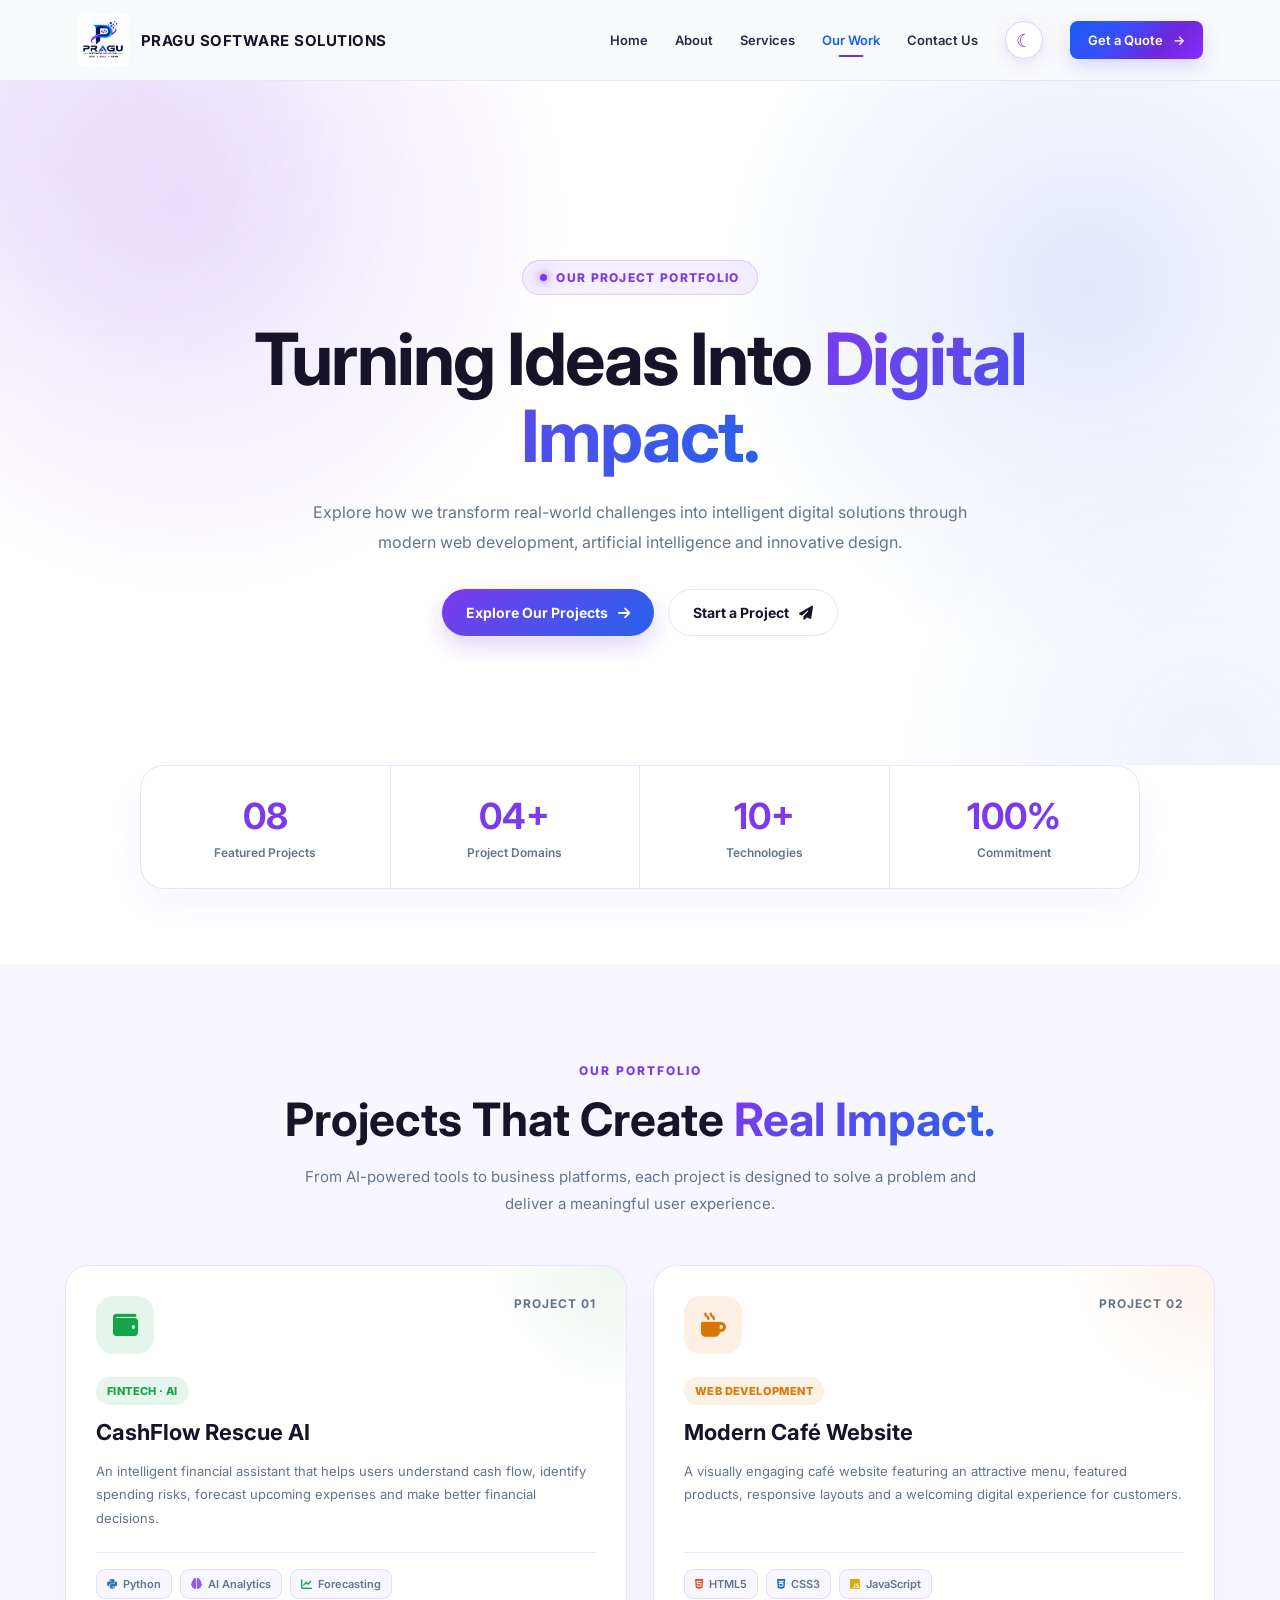
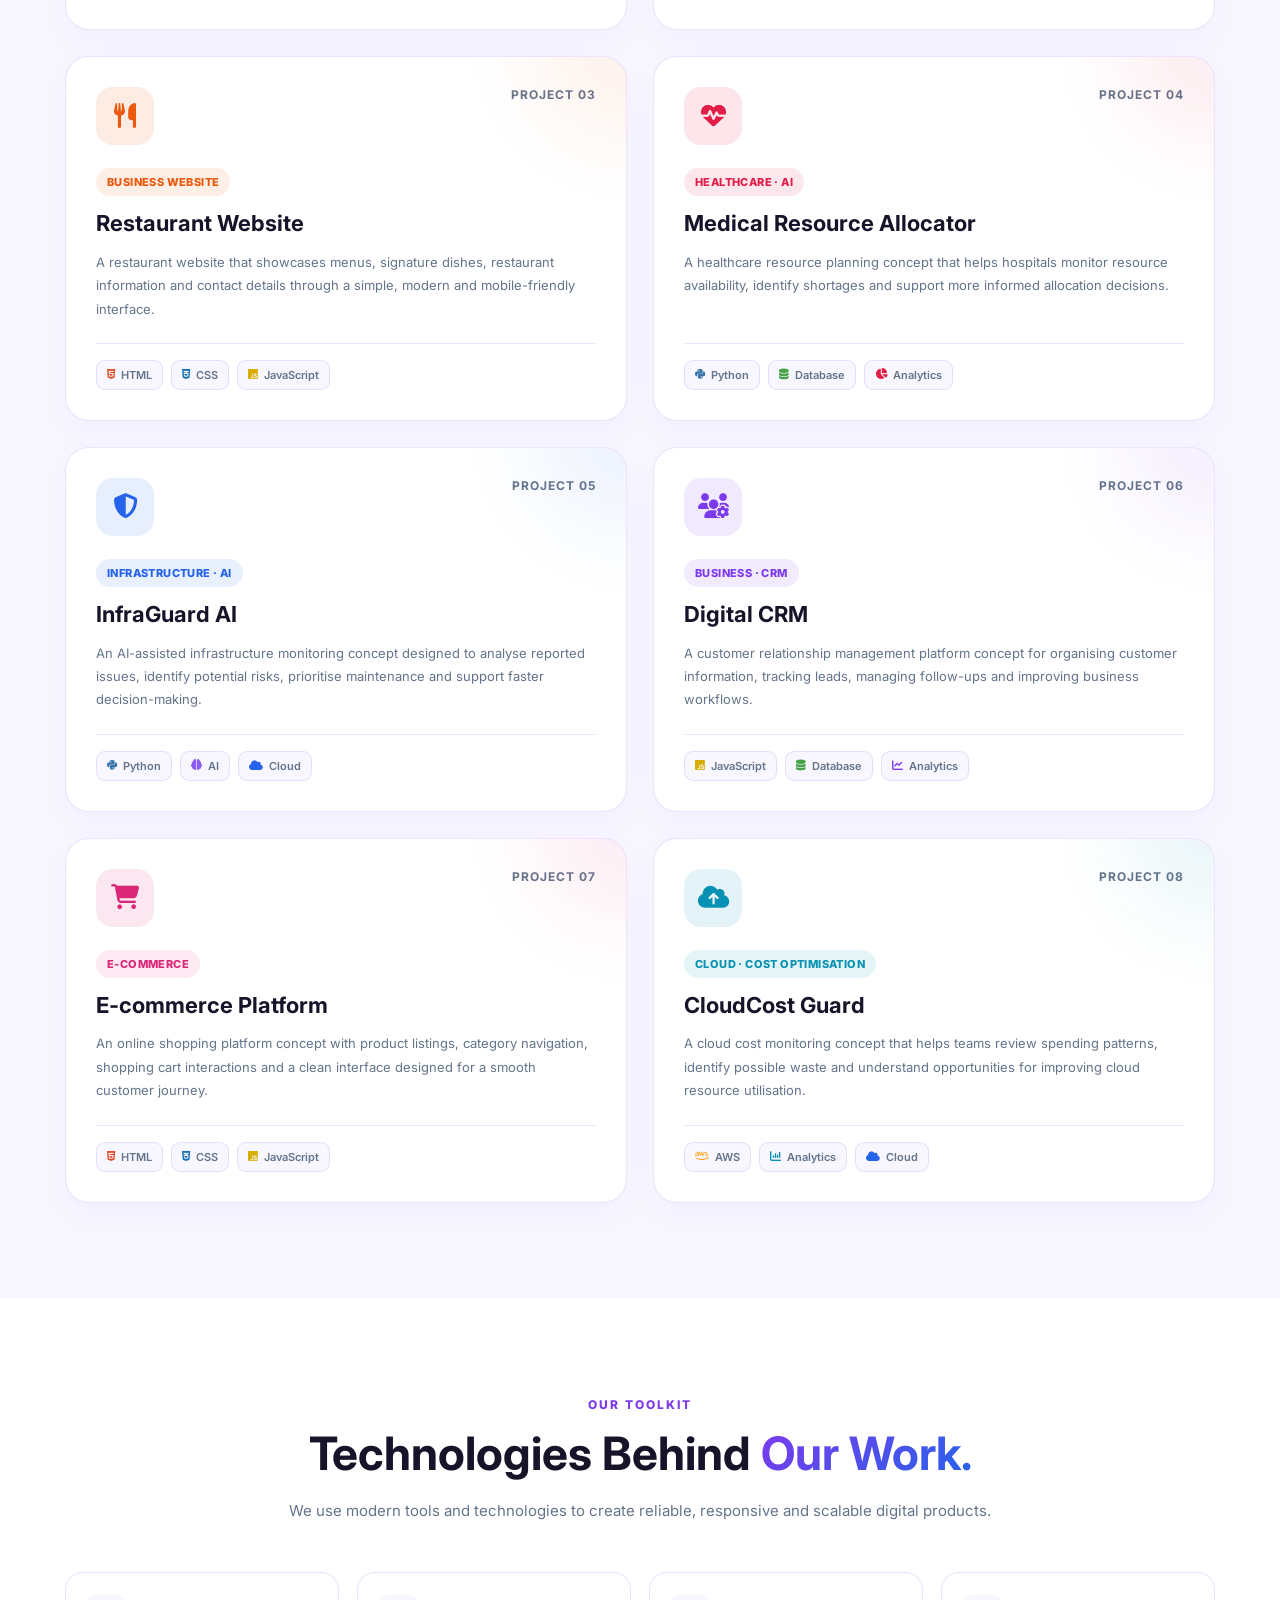
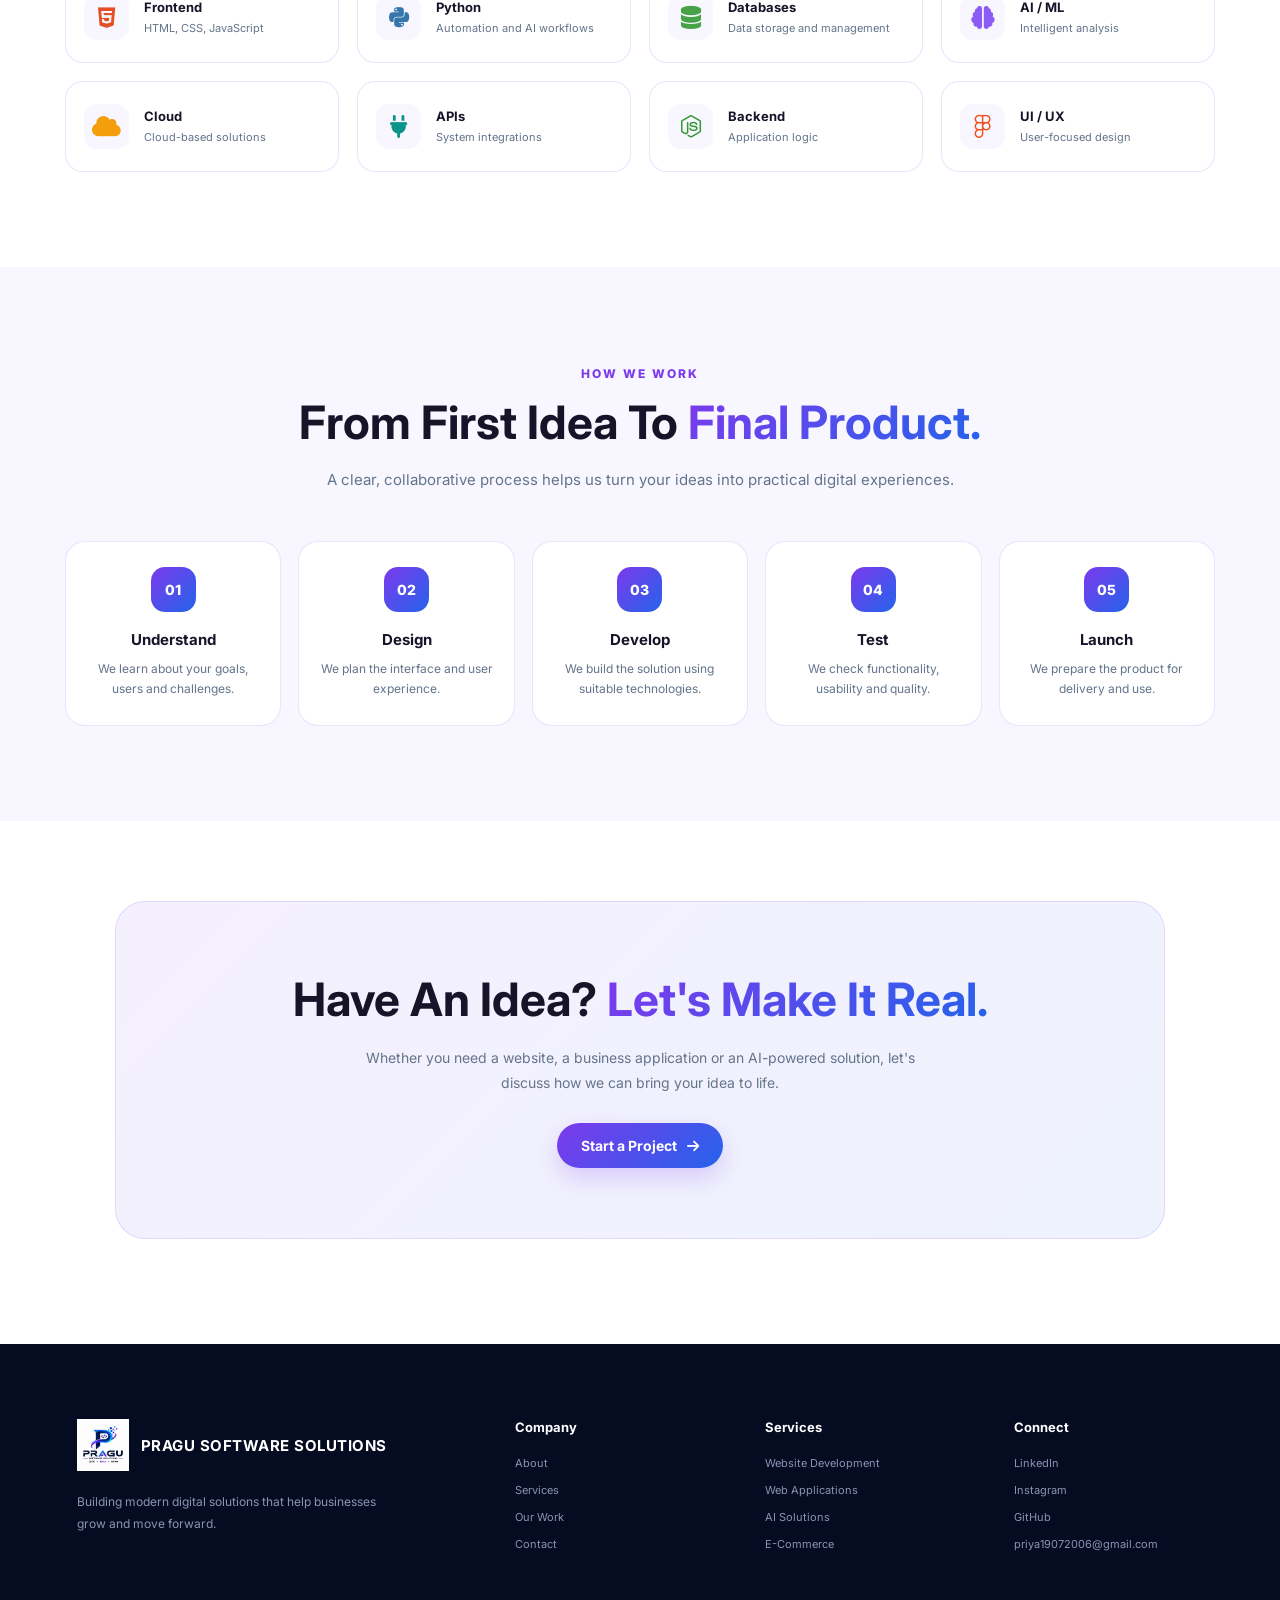
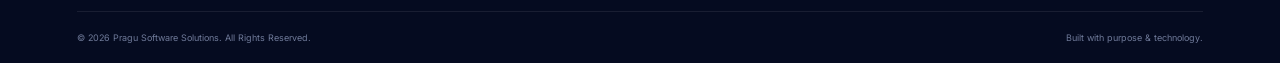
<file: work.html>
<!DOCTYPE html>
<html lang="en">
<head>
    <meta charset="UTF-8">
    <meta name="viewport" content="width=device-width, initial-scale=1.0">
    <meta name="description" content="Explore innovative web, AI, healthcare, cloud and business projects by Pragu Software Solutions.">
    <title>Our Work | Pragu Software Solutions</title>

    <link rel="stylesheet" href="css/style.css">
    <link rel="stylesheet" href="https://cdnjs.cloudflare.com/ajax/libs/font-awesome/6.5.2/css/all.min.css">
    <link href="https://fonts.googleapis.com/css2?family=Inter:wght@400;500;600;700;800&display=swap" rel="stylesheet">

    <style>
        /* =========================================
           WORK PAGE THEME — MATCHES ABOUT PAGE
        ========================================= */

        :root {
            --work-purple: #7C3AED;
            --work-purple-light: #A78BFA;
            --work-blue: #2563EB;
            --work-bg: #FFFFFF;
            --work-bg-soft: #F8F7FF;
            --work-card: #FFFFFF;
            --work-text: #171329;
            --work-muted: #64748B;
            --work-border: rgba(124, 58, 237, 0.14);
            --work-gradient: linear-gradient(135deg, #7C3AED, #2563EB);
        }

        body.dark-theme {
            --work-bg: #07111F;
            --work-bg-soft: #0A1628;
            --work-card: #0D1B2E;
            --work-text: #F8FAFC;
            --work-muted: #A8B3C7;
            --work-border: rgba(167, 139, 250, 0.18);
        }

        body {
            background: var(--work-bg);
            color: var(--work-text);
            transition: background 0.4s ease, color 0.4s ease;
        }

        .work-page,
        .work-page * {
            box-sizing: border-box;
        }

        .work-page {
            overflow: hidden;
            background: var(--work-bg);
        }

        .work-container {
            width: min(1150px, calc(100% - 40px));
            margin: 0 auto;
        }

        /* HERO */

        .work-hero {
            min-height: 76vh;
            display: flex;
            align-items: center;
            justify-content: center;
            position: relative;
            overflow: hidden;
            text-align: center;
            padding: 145px 20px 95px;
            background:
                radial-gradient(circle at 15% 20%, rgba(124,58,237,.14), transparent 32%),
                radial-gradient(circle at 85% 30%, rgba(37,99,235,.14), transparent 32%),
                var(--work-bg);
            transition: background .4s ease;
        }

        body.dark-theme .work-hero {
            background:
                radial-gradient(circle at 15% 20%, rgba(124,58,237,.18), transparent 32%),
                radial-gradient(circle at 85% 30%, rgba(37,99,235,.16), transparent 32%),
                #07111F;
        }

        .work-hero::before,
        .work-hero::after {
            content: "";
            position: absolute;
            border-radius: 50%;
            filter: blur(110px);
            pointer-events: none;
        }

        .work-hero::before {
            width: 350px;
            height: 350px;
            top: -150px;
            left: -100px;
            background: var(--work-purple);
            opacity: .09;
        }

        .work-hero::after {
            width: 350px;
            height: 350px;
            right: -100px;
            bottom: -160px;
            background: var(--work-blue);
            opacity: .09;
        }

        .work-hero-content {
            max-width: 850px;
            position: relative;
            z-index: 1;
            animation: workFadeUp .8s ease both;
        }

        .work-label {
            display: inline-flex;
            align-items: center;
            gap: 9px;
            padding: 9px 17px;
            margin-bottom: 25px;
            border: 1px solid rgba(124,58,237,.18);
            border-radius: 30px;
            background: rgba(124,58,237,.08);
            color: var(--work-purple);
            font-size: 12px;
            font-weight: 800;
            letter-spacing: 1.3px;
        }

        .work-label-dot {
            width: 7px;
            height: 7px;
            background: var(--work-purple);
            border-radius: 50%;
            box-shadow: 0 0 10px var(--work-purple);
        }

        .work-hero h1 {
            color: var(--work-text);
            font-size: clamp(40px, 6vw, 72px);
            line-height: 1.08;
            letter-spacing: -2px;
            margin: 0 0 23px;
        }

        .work-gradient {
            background: var(--work-gradient);
            -webkit-background-clip: text;
            -webkit-text-fill-color: transparent;
            background-clip: text;
        }

        .work-hero p {
            max-width: 700px;
            margin: 0 auto;
            color: var(--work-muted);
            font-size: 16px;
            line-height: 1.85;
        }

        .work-hero-actions {
            display: flex;
            justify-content: center;
            flex-wrap: wrap;
            gap: 14px;
            margin-top: 32px;
        }

        .work-btn {
            display: inline-flex;
            justify-content: center;
            align-items: center;
            gap: 10px;
            padding: 14px 24px;
            border-radius: 30px;
            text-decoration: none;
            font-size: 14px;
            font-weight: 700;
            transition: transform .3s ease, box-shadow .3s ease;
        }

        .work-btn:hover {
            transform: translateY(-3px);
        }

        .work-btn-primary {
            color: #FFFFFF;
            background: var(--work-gradient);
            box-shadow: 0 10px 25px rgba(124,58,237,.22);
        }

        .work-btn-secondary {
            color: var(--work-text);
            background: var(--work-card);
            border: 1px solid var(--work-border);
        }

        /* STATS */

        .work-stats-section {
            padding: 0 20px 75px;
            background: var(--work-bg);
        }

        .work-stats {
            max-width: 1000px;
            margin: auto;
            display: grid;
            grid-template-columns: repeat(4, minmax(0, 1fr));
            background: var(--work-card);
            border: 1px solid var(--work-border);
            border-radius: 24px;
            box-shadow: 0 15px 45px rgba(124,58,237,.06);
            overflow: hidden;
        }

        .work-stat {
            text-align: center;
            padding: 28px 12px;
            border-right: 1px solid var(--work-border);
        }

        .work-stat:last-child {
            border-right: none;
        }

        .work-stat h3 {
            margin: 0 0 7px;
            font-size: clamp(25px, 3vw, 36px);
            color: var(--work-purple);
        }

        .work-stat p {
            margin: 0;
            color: var(--work-muted);
            font-size: 12px;
            font-weight: 600;
        }

        /* GENERAL SECTIONS */

        .work-section {
            padding: 95px 0;
            background: var(--work-bg);
            transition: background .4s ease;
        }

        .work-section.soft {
            background: var(--work-bg-soft);
        }

        .work-heading {
            max-width: 720px;
            margin: 0 auto 48px;
            text-align: center;
        }

        .work-heading-label {
            color: var(--work-purple);
            font-size: 12px;
            font-weight: 800;
            letter-spacing: 2px;
            text-transform: uppercase;
        }

        .work-heading h2 {
            color: var(--work-text);
            font-size: clamp(30px, 4.5vw, 46px);
            line-height: 1.2;
            margin: 13px 0 16px;
        }

        .work-heading p {
            color: var(--work-muted);
            font-size: 15px;
            line-height: 1.8;
            margin: 0;
        }

        /* PROJECT CARDS — 2 COLUMNS, 4 ROWS */

        .projects-grid {
            display: grid;
            grid-template-columns: repeat(2, minmax(0, 1fr));
            gap: 26px;
            align-items: stretch;
        }

        .project-card {
            --project-color: #7C3AED;
            position: relative;
            min-width: 0;
            min-height: 355px;
            display: flex;
            flex-direction: column;
            padding: 30px;
            overflow: hidden;
            background: var(--work-card);
            border: 1px solid var(--work-border);
            border-radius: 24px;
            box-shadow: 0 12px 35px rgba(124,58,237,.045);
            transition:
                transform .35s ease,
                box-shadow .35s ease,
                border-color .35s ease,
                background .4s ease;
        }

        .project-card::before {
            content: "";
            position: absolute;
            width: 180px;
            height: 180px;
            top: -100px;
            right: -90px;
            border-radius: 50%;
            background: var(--project-color);
            opacity: .08;
            filter: blur(45px);
            transition: opacity .35s ease;
        }

        .project-card:hover {
            transform: translateY(-7px);
            border-color: var(--project-color);
            box-shadow: 0 22px 50px rgba(37,99,235,.10);
        }

        .project-card:hover::before {
            opacity: .17;
        }

        .project-top {
            display: flex;
            align-items: flex-start;
            justify-content: space-between;
            gap: 15px;
            margin-bottom: 23px;
        }

        .project-icon {
            width: 58px;
            height: 58px;
            flex-shrink: 0;
            display: flex;
            align-items: center;
            justify-content: center;
            border-radius: 17px;
            color: var(--project-color);
            background: color-mix(in srgb, var(--project-color) 11%, transparent);
            font-size: 25px;
        }

        .project-number {
            color: var(--work-muted);
            font-size: 12px;
            font-weight: 700;
            letter-spacing: 1px;
        }

        .project-category {
            display: inline-flex;
            align-self: flex-start;
            padding: 7px 11px;
            border-radius: 20px;
            margin-bottom: 13px;
            background: color-mix(in srgb, var(--project-color) 10%, transparent);
            color: var(--project-color);
            font-size: 11px;
            font-weight: 800;
            letter-spacing: .4px;
        }

        .project-card h3 {
            color: var(--work-text);
            font-size: 22px;
            line-height: 1.35;
            margin: 0 0 12px;
        }

        .project-description {
            color: var(--work-muted);
            font-size: 13px;
            line-height: 1.8;
            margin: 0 0 22px;
        }

        .project-tech {
            display: flex;
            flex-wrap: wrap;
            gap: 8px;
            margin-top: auto;
            padding-top: 16px;
            border-top: 1px solid var(--work-border);
        }

        .tech-tag {
            display: inline-flex;
            align-items: center;
            gap: 6px;
            padding: 7px 10px;
            background: var(--work-bg-soft);
            border: 1px solid var(--work-border);
            border-radius: 9px;
            color: var(--work-muted);
            font-size: 11px;
            font-weight: 600;
        }

        /* Project-specific colours */

        .project-cashflow { --project-color: #16A34A; }
        .project-cafe { --project-color: #D97706; }
        .project-restaurant { --project-color: #EA580C; }
        .project-medical { --project-color: #E11D48; }
        .project-infra { --project-color: #2563EB; }
        .project-crm { --project-color: #7C3AED; }
        .project-ecommerce { --project-color: #DB2777; }
        .project-cloud { --project-color: #0891B2; }

        /* TECHNOLOGY ICONS */

        .tech-grid {
            display: grid;
            grid-template-columns: repeat(4, minmax(0, 1fr));
            gap: 18px;
        }

        .tech-card {
            display: flex;
            align-items: center;
            gap: 15px;
            min-width: 0;
            padding: 22px 18px;
            background: var(--work-card);
            border: 1px solid var(--work-border);
            border-radius: 18px;
            transition: transform .3s ease, border-color .3s ease;
        }

        .tech-card:hover {
            transform: translateY(-5px);
            border-color: var(--work-purple-light);
        }

        .tech-icon {
            width: 45px;
            height: 45px;
            flex-shrink: 0;
            display: flex;
            align-items: center;
            justify-content: center;
            border-radius: 13px;
            background: var(--work-bg-soft);
            font-size: 23px;
        }

        .tech-icon.html { color: #E34F26; }
        .tech-icon.css { color: #1572B6; }
        .tech-icon.js { color: #D6AD00; }
        .tech-icon.python { color: #3776AB; }
        .tech-icon.react { color: #61DAFB; }
        .tech-icon.node { color: #339933; }
        .tech-icon.database { color: #47A248; }
        .tech-icon.ai { color: #8B5CF6; }
        .tech-icon.cloud { color: #F59E0B; }
        .tech-icon.api { color: #0D9488; }
        .tech-icon.figma { color: #F24E1E; }
        .tech-icon.stripe { color: #635BFF; }
        .tech-icon.java { color: #E76F00; }
        .tech-icon.docker { color: #2496ED; }
        .tech-icon.aws { color: #FF9900; }
        .tech-icon.analytics { color: #16A34A; }

        .tech-card h3 {
            color: var(--work-text);
            font-size: 13px;
            margin: 0 0 5px;
        }

        .tech-card p {
            color: var(--work-muted);
            font-size: 11px;
            line-height: 1.5;
            margin: 0;
        }

        /* WORK PROCESS */

        .process-grid {
            display: grid;
            grid-template-columns: repeat(5, minmax(0, 1fr));
            gap: 17px;
        }

        .process-card {
            padding: 25px 18px;
            background: var(--work-card);
            border: 1px solid var(--work-border);
            border-radius: 20px;
            text-align: center;
            transition: transform .3s ease, border-color .3s ease;
        }

        .process-card:hover {
            transform: translateY(-6px);
            border-color: var(--work-purple-light);
        }

        .process-number {
            width: 45px;
            height: 45px;
            display: flex;
            align-items: center;
            justify-content: center;
            margin: 0 auto 18px;
            border-radius: 14px;
            background: var(--work-gradient);
            color: #FFFFFF;
            font-weight: 800;
            font-size: 14px;
        }

        .process-card h3 {
            color: var(--work-text);
            font-size: 15px;
            margin: 0 0 10px;
        }

        .process-card p {
            color: var(--work-muted);
            font-size: 12px;
            line-height: 1.7;
            margin: 0;
        }

        /* CTA */

        .work-cta-section {
            padding: 80px 20px 105px;
            background: var(--work-bg);
        }

        .work-cta {
            max-width: 1050px;
            margin: auto;
            padding: 70px 30px;
            text-align: center;
            border-radius: 30px;
            border: 1px solid var(--work-border);
            background: linear-gradient(
                135deg,
                rgba(124,58,237,.08),
                rgba(37,99,235,.08)
            );
        }

        body.dark-theme .work-cta {
            background: linear-gradient(
                135deg,
                rgba(124,58,237,.14),
                rgba(37,99,235,.12)
            );
        }

        .work-cta h2 {
            color: var(--work-text);
            font-size: clamp(30px, 5vw, 46px);
            line-height: 1.2;
            margin: 0 0 18px;
        }

        .work-cta p {
            max-width: 600px;
            margin: 0 auto 28px;
            color: var(--work-muted);
            line-height: 1.8;
            font-size: 14px;
        }

        /* SCROLL REVEAL */

        .work-reveal {
            opacity: 0;
            transform: translateY(25px);
            transition: opacity .65s ease, transform .65s ease;
        }

        .work-reveal.visible {
            opacity: 1;
            transform: translateY(0);
        }

        @keyframes workFadeUp {
            from {
                opacity: 0;
                transform: translateY(25px);
            }
            to {
                opacity: 1;
                transform: translateY(0);
            }
        }

        /* RESPONSIVE */

        @media (max-width: 1000px) {
            .tech-grid {
                grid-template-columns: repeat(2, minmax(0, 1fr));
            }

            .process-grid {
                grid-template-columns: repeat(3, minmax(0, 1fr));
            }

            .project-card {
                padding: 25px;
            }
        }

        @media (max-width: 700px) {
            .work-hero {
                min-height: auto;
                padding: 125px 20px 75px;
            }

            .work-hero h1 {
                letter-spacing: -1px;
            }

            .work-stats {
                grid-template-columns: repeat(2, minmax(0, 1fr));
            }

            .work-stat:nth-child(2) {
                border-right: none;
            }

            .work-stat:nth-child(-n+2) {
                border-bottom: 1px solid var(--work-border);
            }

            .work-section {
                padding: 70px 0;
            }

            .projects-grid {
                grid-template-columns: 1fr;
            }

            .project-card {
                min-height: 325px;
            }

            .process-grid {
                grid-template-columns: repeat(2, minmax(0, 1fr));
            }

            .work-cta {
                padding: 50px 22px;
            }
        }

        @media (max-width: 430px) {
            .work-container {
                width: calc(100% - 30px);
            }

            .tech-grid {
                grid-template-columns: 1fr;
            }

            .process-grid {
                grid-template-columns: 1fr;
            }

            .work-btn {
                width: 100%;
            }

            .project-card {
                padding: 22px;
            }

            .work-hero-actions {
                flex-direction: column;
            }
        }

        @media (prefers-reduced-motion: reduce) {
            .work-reveal,
            .work-hero-content,
            .project-card,
            .tech-card,
            .process-card {
                animation: none;
                transition: none;
            }

            .work-reveal {
                opacity: 1;
                transform: none;
            }
        }
    </style>
</head>

<body>

    <!-- HEADER: SAME STRUCTURE AND SHARED STYLES AS ABOUT.HTML -->
    <header class="navbar">
        <a href="index.html" class="logo">
            <img src="images/pragu-logo.png"
                 alt="Pragu Software Solutions"
                 class="logo-image">
            <div class="logo-name">PRAGU SOFTWARE SOLUTIONS</div>
        </a>

        <nav class="nav-links">
            <a href="index.html">Home</a>
            <a href="about.html">About</a>
            <a href="services.html">Services</a>
            <a href="work.html" class="active">Our Work</a>
            <a href="contact.html">Contact Us</a>

            <button class="theme-toggle"
                    id="themeToggle"
                    type="button"
                    aria-label="Toggle theme"
                    aria-pressed="false">
                <span id="themeIcon">☾</span>
            </button>

            <a href="contact.html" class="quote-btn">
                Get a Quote <span>→</span>
            </a>
        </nav>

        <button class="menu-btn"
                id="menuBtn"
                type="button"
                aria-label="Toggle navigation"
                aria-expanded="false">
            ☰
        </button>
    </header>

    <main class="work-page">

        <!-- HERO -->
        <section class="work-hero">
            <div class="work-hero-content">
                <div class="work-label">
                    <span class="work-label-dot"></span>
                    OUR PROJECT PORTFOLIO
                </div>

                <h1>
                    Turning Ideas Into
                    <span class="work-gradient">Digital Impact.</span>
                </h1>

                <p>
                    Explore how we transform real-world challenges into
                    intelligent digital solutions through modern web
                    development, artificial intelligence and innovative design.
                </p>

                <div class="work-hero-actions">
                    <a href="#projects" class="work-btn work-btn-primary">
                        Explore Our Projects <i class="fas fa-arrow-right"></i>
                    </a>

                    <a href="contact.html" class="work-btn work-btn-secondary">
                        Start a Project <i class="fas fa-paper-plane"></i>
                    </a>
                </div>
            </div>
        </section>

        <!-- STATS -->
        <section class="work-stats-section">
            <div class="work-stats">
                <div class="work-stat">
                    <h3>08</h3>
                    <p>Featured Projects</p>
                </div>

                <div class="work-stat">
                    <h3>04+</h3>
                    <p>Project Domains</p>
                </div>

                <div class="work-stat">
                    <h3>10+</h3>
                    <p>Technologies</p>
                </div>

                <div class="work-stat">
                    <h3>100%</h3>
                    <p>Commitment</p>
                </div>
            </div>
        </section>

        <!-- PROJECTS -->
        <section class="work-section soft" id="projects">
            <div class="work-container">

                <div class="work-heading work-reveal">
                    <span class="work-heading-label">OUR PORTFOLIO</span>
                    <h2>
                        Projects That Create
                        <span class="work-gradient">Real Impact.</span>
                    </h2>
                    <p>
                        From AI-powered tools to business platforms,
                        each project is designed to solve a problem
                        and deliver a meaningful user experience.
                    </p>
                </div>

                <div class="projects-grid">

                    <!-- PROJECT 1 -->
                    <article class="project-card project-cashflow work-reveal">
                        <div class="project-top">
                            <div class="project-icon">
                                <i class="fas fa-wallet"></i>
                            </div>
                            <span class="project-number">PROJECT 01</span>
                        </div>

                        <span class="project-category">FINTECH · AI</span>
                        <h3>CashFlow Rescue AI</h3>
                        <p class="project-description">
                            An intelligent financial assistant that helps users
                            understand cash flow, identify spending risks,
                            forecast upcoming expenses and make better
                            financial decisions.
                        </p>

                        <div class="project-tech">
                            <span class="tech-tag"><i class="fab fa-python" style="color:#3776AB"></i> Python</span>
                            <span class="tech-tag"><i class="fas fa-brain" style="color:#8B5CF6"></i> AI Analytics</span>
                            <span class="tech-tag"><i class="fas fa-chart-line" style="color:#16A34A"></i> Forecasting</span>
                        </div>
                    </article>

                    <!-- PROJECT 2 -->
                    <article class="project-card project-cafe work-reveal">
                        <div class="project-top">
                            <div class="project-icon">
                                <i class="fas fa-mug-hot"></i>
                            </div>
                            <span class="project-number">PROJECT 02</span>
                        </div>

                        <span class="project-category">WEB DEVELOPMENT</span>
                        <h3>Modern Café Website</h3>
                        <p class="project-description">
                            A visually engaging café website featuring an
                            attractive menu, featured products, responsive
                            layouts and a welcoming digital experience
                            for customers.
                        </p>

                        <div class="project-tech">
                            <span class="tech-tag"><i class="fab fa-html5" style="color:#E34F26"></i> HTML5</span>
                            <span class="tech-tag"><i class="fab fa-css3-alt" style="color:#1572B6"></i> CSS3</span>
                            <span class="tech-tag"><i class="fab fa-js" style="color:#D6AD00"></i> JavaScript</span>
                        </div>
                    </article>

                    <!-- PROJECT 3 -->
                    <article class="project-card project-restaurant work-reveal">
                        <div class="project-top">
                            <div class="project-icon">
                                <i class="fas fa-utensils"></i>
                            </div>
                            <span class="project-number">PROJECT 03</span>
                        </div>

                        <span class="project-category">BUSINESS WEBSITE</span>
                        <h3>Restaurant Website</h3>
                        <p class="project-description">
                            A restaurant website that showcases menus,
                            signature dishes, restaurant information and
                            contact details through a simple, modern
                            and mobile-friendly interface.
                        </p>

                        <div class="project-tech">
                            <span class="tech-tag"><i class="fab fa-html5" style="color:#E34F26"></i> HTML</span>
                            <span class="tech-tag"><i class="fab fa-css3-alt" style="color:#1572B6"></i> CSS</span>
                            <span class="tech-tag"><i class="fab fa-js" style="color:#D6AD00"></i> JavaScript</span>
                        </div>
                    </article>

                    <!-- PROJECT 4 -->
                    <article class="project-card project-medical work-reveal">
                        <div class="project-top">
                            <div class="project-icon">
                                <i class="fas fa-heart-pulse"></i>
                            </div>
                            <span class="project-number">PROJECT 04</span>
                        </div>

                        <span class="project-category">HEALTHCARE · AI</span>
                        <h3>Medical Resource Allocator</h3>
                        <p class="project-description">
                            A healthcare resource planning concept that helps
                            hospitals monitor resource availability, identify
                            shortages and support more informed allocation
                            decisions.
                        </p>

                        <div class="project-tech">
                            <span class="tech-tag"><i class="fab fa-python" style="color:#3776AB"></i> Python</span>
                            <span class="tech-tag"><i class="fas fa-database" style="color:#47A248"></i> Database</span>
                            <span class="tech-tag"><i class="fas fa-chart-pie" style="color:#E11D48"></i> Analytics</span>
                        </div>
                    </article>

                    <!-- PROJECT 5 -->
                    <article class="project-card project-infra work-reveal">
                        <div class="project-top">
                            <div class="project-icon">
                                <i class="fas fa-shield-halved"></i>
                            </div>
                            <span class="project-number">PROJECT 05</span>
                        </div>

                        <span class="project-category">INFRASTRUCTURE · AI</span>
                        <h3>InfraGuard AI</h3>
                        <p class="project-description">
                            An AI-assisted infrastructure monitoring concept
                            designed to analyse reported issues, identify
                            potential risks, prioritise maintenance and
                            support faster decision-making.
                        </p>

                        <div class="project-tech">
                            <span class="tech-tag"><i class="fab fa-python" style="color:#3776AB"></i> Python</span>
                            <span class="tech-tag"><i class="fas fa-brain" style="color:#8B5CF6"></i> AI</span>
                            <span class="tech-tag"><i class="fas fa-cloud" style="color:#2563EB"></i> Cloud</span>
                        </div>
                    </article>

                    <!-- PROJECT 6 -->
                    <article class="project-card project-crm work-reveal">
                        <div class="project-top">
                            <div class="project-icon">
                                <i class="fas fa-users-gear"></i>
                            </div>
                            <span class="project-number">PROJECT 06</span>
                        </div>

                        <span class="project-category">BUSINESS · CRM</span>
                        <h3>Digital CRM</h3>
                        <p class="project-description">
                            A customer relationship management platform
                            concept for organising customer information,
                            tracking leads, managing follow-ups and
                            improving business workflows.
                        </p>

                        <div class="project-tech">
                            <span class="tech-tag"><i class="fab fa-js" style="color:#D6AD00"></i> JavaScript</span>
                            <span class="tech-tag"><i class="fas fa-database" style="color:#47A248"></i> Database</span>
                            <span class="tech-tag"><i class="fas fa-chart-line" style="color:#7C3AED"></i> Analytics</span>
                        </div>
                    </article>

                    <!-- PROJECT 7 -->
                    <article class="project-card project-ecommerce work-reveal">
                        <div class="project-top">
                            <div class="project-icon">
                                <i class="fas fa-cart-shopping"></i>
                            </div>
                            <span class="project-number">PROJECT 07</span>
                        </div>

                        <span class="project-category">E-COMMERCE</span>
                        <h3>E-commerce Platform</h3>
                        <p class="project-description">
                            An online shopping platform concept with product
                            listings, category navigation, shopping cart
                            interactions and a clean interface designed
                            for a smooth customer journey.
                        </p>

                        <div class="project-tech">
                            <span class="tech-tag"><i class="fab fa-html5" style="color:#E34F26"></i> HTML</span>
                            <span class="tech-tag"><i class="fab fa-css3-alt" style="color:#1572B6"></i> CSS</span>
                            <span class="tech-tag"><i class="fab fa-js" style="color:#D6AD00"></i> JavaScript</span>
                        </div>
                    </article>

                    <!-- PROJECT 8 -->
                    <article class="project-card project-cloud work-reveal">
                        <div class="project-top">
                            <div class="project-icon">
                                <i class="fas fa-cloud-arrow-up"></i>
                            </div>
                            <span class="project-number">PROJECT 08</span>
                        </div>

                        <span class="project-category">CLOUD · COST OPTIMISATION</span>
                        <h3>CloudCost Guard</h3>
                        <p class="project-description">
                            A cloud cost monitoring concept that helps teams
                            review spending patterns, identify possible
                            waste and understand opportunities for
                            improving cloud resource utilisation.
                        </p>

                        <div class="project-tech">
                            <span class="tech-tag"><i class="fab fa-aws" style="color:#FF9900"></i> AWS</span>
                            <span class="tech-tag"><i class="fas fa-chart-column" style="color:#0891B2"></i> Analytics</span>
                            <span class="tech-tag"><i class="fas fa-cloud" style="color:#2563EB"></i> Cloud</span>
                        </div>
                    </article>

                </div>
            </div>
        </section>

        <!-- TECHNOLOGY STACK -->
        <section class="work-section">
            <div class="work-container">
                <div class="work-heading work-reveal">
                    <span class="work-heading-label">OUR TOOLKIT</span>
                    <h2>
                        Technologies Behind
                        <span class="work-gradient">Our Work.</span>
                    </h2>
                    <p>
                        We use modern tools and technologies to create
                        reliable, responsive and scalable digital products.
                    </p>
                </div>

                <div class="tech-grid">

                    <div class="tech-card work-reveal">
                        <div class="tech-icon html"><i class="fab fa-html5"></i></div>
                        <div><h3>Frontend</h3><p>HTML, CSS, JavaScript</p></div>
                    </div>

                    <div class="tech-card work-reveal">
                        <div class="tech-icon python"><i class="fab fa-python"></i></div>
                        <div><h3>Python</h3><p>Automation and AI workflows</p></div>
                    </div>

                    <div class="tech-card work-reveal">
                        <div class="tech-icon database"><i class="fas fa-database"></i></div>
                        <div><h3>Databases</h3><p>Data storage and management</p></div>
                    </div>

                    <div class="tech-card work-reveal">
                        <div class="tech-icon ai"><i class="fas fa-brain"></i></div>
                        <div><h3>AI / ML</h3><p>Intelligent analysis</p></div>
                    </div>

                    <div class="tech-card work-reveal">
                        <div class="tech-icon cloud"><i class="fas fa-cloud"></i></div>
                        <div><h3>Cloud</h3><p>Cloud-based solutions</p></div>
                    </div>

                    <div class="tech-card work-reveal">
                        <div class="tech-icon api"><i class="fas fa-plug"></i></div>
                        <div><h3>APIs</h3><p>System integrations</p></div>
                    </div>

                    <div class="tech-card work-reveal">
                        <div class="tech-icon node"><i class="fab fa-node-js"></i></div>
                        <div><h3>Backend</h3><p>Application logic</p></div>
                    </div>

                    <div class="tech-card work-reveal">
                        <div class="tech-icon figma"><i class="fab fa-figma"></i></div>
                        <div><h3>UI / UX</h3><p>User-focused design</p></div>
                    </div>

                </div>
            </div>
        </section>

        <!-- OUR PROCESS -->
        <section class="work-section soft">
            <div class="work-container">
                <div class="work-heading work-reveal">
                    <span class="work-heading-label">HOW WE WORK</span>
                    <h2>
                        From First Idea To
                        <span class="work-gradient">Final Product.</span>
                    </h2>
                    <p>
                        A clear, collaborative process helps us turn
                        your ideas into practical digital experiences.
                    </p>
                </div>

                <div class="process-grid">

                    <article class="process-card work-reveal">
                        <div class="process-number">01</div>
                        <h3>Understand</h3>
                        <p>We learn about your goals, users and challenges.</p>
                    </article>

                    <article class="process-card work-reveal">
                        <div class="process-number">02</div>
                        <h3>Design</h3>
                        <p>We plan the interface and user experience.</p>
                    </article>

                    <article class="process-card work-reveal">
                        <div class="process-number">03</div>
                        <h3>Develop</h3>
                        <p>We build the solution using suitable technologies.</p>
                    </article>

                    <article class="process-card work-reveal">
                        <div class="process-number">04</div>
                        <h3>Test</h3>
                        <p>We check functionality, usability and quality.</p>
                    </article>

                    <article class="process-card work-reveal">
                        <div class="process-number">05</div>
                        <h3>Launch</h3>
                        <p>We prepare the product for delivery and use.</p>
                    </article>

                </div>
            </div>
        </section>

        <!-- CTA -->
        <section class="work-cta-section">
            <div class="work-cta work-reveal">
                <h2>
                    Have An Idea?
                    <span class="work-gradient">Let's Make It Real.</span>
                </h2>
                <p>
                    Whether you need a website, a business application
                    or an AI-powered solution, let's discuss how we
                    can bring your idea to life.
                </p>
                <a href="contact.html" class="work-btn work-btn-primary">
                    Start a Project <i class="fas fa-arrow-right"></i>
                </a>
            </div>
        </section>

    </main>

    <!-- FOOTER: UPDATED SOCIAL LINKS AND EMAIL -->
    <footer class="footer">
        <div class="footer-grid">

            <div class="footer-brand">
                <a href="index.html" class="logo">
                    <img src="images/pragu-logo.png"
                         alt="Pragu Software Solutions"
                         class="logo-image"
                         loading="lazy">
                    <div class="logo-name">PRAGU SOFTWARE SOLUTIONS</div>
                </a>

                <p>
                    Building modern digital solutions
                    that help businesses grow and
                    move forward.
                </p>
            </div>

            <div class="footer-column">
                <h3>Company</h3>
                <a href="about.html">About</a>
                <a href="services.html">Services</a>
                <a href="work.html">Our Work</a>
                <a href="contact.html">Contact</a>
            </div>

            <div class="footer-column">
                <h3>Services</h3>
                <a href="services.html">Website Development</a>
                <a href="services.html">Web Applications</a>
                <a href="services.html">AI Solutions</a>
                <a href="services.html">E-Commerce</a>
            </div>

            <div class="footer-column">
                <h3>Connect</h3>

                <a href="https://www.linkedin.com/in/pragadeshwaran05/"
                   target="_blank"
                   rel="noopener noreferrer"
                   aria-label="LinkedIn">LinkedIn</a>

                <a href="https://www.instagram.com/hey_itz_pragu/"
                   target="_blank"
                   rel="noopener noreferrer"
                   aria-label="Instagram">Instagram</a>

                <a href="https://github.com/Pragadeshwaran05/"
                   target="_blank"
                   rel="noopener noreferrer"
                   aria-label="GitHub">GitHub</a>

                <a href="mailto:priya19072006@gmail.com">priya19072006@gmail.com</a>
            </div>

        </div>

        <div class="footer-bottom">
            <span>© 2026 Pragu Software Solutions. All Rights Reserved.</span>
            <span>Built with purpose &amp; technology.</span>
        </div>
    </footer>

    <script>
        /* =========================================
           THEME TOGGLE — SHARED WITH ABOUT.HTML
        ========================================= */

        const themeToggle = document.getElementById("themeToggle");
        const themeIcon = document.getElementById("themeIcon");

        function applyTheme(theme) {
            const isDark = theme === "dark";

            document.body.classList.toggle("dark-theme", isDark);

            if (themeIcon) {
                themeIcon.textContent = isDark ? "☀" : "☾";
            }

            if (themeToggle) {
                themeToggle.setAttribute("aria-pressed", String(isDark));
            }
        }

        let savedTheme = "light";

        try {
            savedTheme = localStorage.getItem("pragu-theme") || "light";
        } catch (error) {
            savedTheme = "light";
        }

        applyTheme(savedTheme);

        if (themeToggle) {
            themeToggle.addEventListener("click", () => {
                const isDark = document.body.classList.contains("dark-theme");
                const nextTheme = isDark ? "light" : "dark";

                applyTheme(nextTheme);

                try {
                    localStorage.setItem("pragu-theme", nextTheme);
                } catch (error) {
                    /* Theme still works when storage is unavailable. */
                }
            });
        }

        /* =========================================
           MOBILE NAVIGATION — SAME AS ABOUT.HTML
        ========================================= */

        const menuBtn = document.getElementById("menuBtn");
        const navLinks = document.querySelector(".nav-links");

        if (menuBtn && navLinks) {
            menuBtn.addEventListener("click", () => {
                const isOpen = navLinks.classList.toggle("show");
                menuBtn.setAttribute("aria-expanded", String(isOpen));
            });

            navLinks.querySelectorAll("a").forEach((link) => {
                link.addEventListener("click", () => {
                    navLinks.classList.remove("show");
                    menuBtn.setAttribute("aria-expanded", "false");
                });
            });
        }

        /* =========================================
           SCROLL REVEAL
        ========================================= */

        const workRevealElements = document.querySelectorAll(".work-reveal");

        if ("IntersectionObserver" in window) {
            const workObserver = new IntersectionObserver(
                (entries, observer) => {
                    entries.forEach((entry) => {
                        if (entry.isIntersecting) {
                            entry.target.classList.add("visible");
                            observer.unobserve(entry.target);
                        }
                    });
                },
                { threshold: 0.12 }
            );

            workRevealElements.forEach((element) => {
                workObserver.observe(element);
            });
        } else {
            workRevealElements.forEach((element) => {
                element.classList.add("visible");
            });
        }

        /* =========================================
           PAGE TRANSITION
        ========================================= */

        document.querySelectorAll('a[href$=".html"]').forEach((link) => {
            link.addEventListener("click", (event) => {
                const href = link.getAttribute("href");

                if (
                    !href ||
                    href.startsWith("#") ||
                    event.ctrlKey ||
                    event.metaKey ||
                    event.shiftKey ||
                    event.altKey ||
                    link.target === "_blank"
                ) {
                    return;
                }

                const targetUrl = new URL(href, window.location.href);

                if (
                    targetUrl.origin !== window.location.origin ||
                    targetUrl.pathname === window.location.pathname
                ) {
                    return;
                }

                event.preventDefault();
                document.body.classList.add("page-exit");

                window.setTimeout(() => {
                    window.location.href = targetUrl.href;
                }, 350);
            });
        });
    </script>

</body>
</html>
</file>
<file: css/style.css>
/* =====================================================
   PRAGU SOFTWARE SOLUTIONS
   GLOBAL STYLES
===================================================== */


/* =====================================================
   RESET
===================================================== */

* {
    margin: 0;
    padding: 0;
    box-sizing: border-box;
}


html {
    scroll-behavior: smooth;
}


body {
    font-family:
        Inter,
        "Segoe UI",
        Arial,
        sans-serif;

    background: #ffffff;

    color: #11182f;

    overflow-x: hidden;

    transition:
        background 0.5s ease,
        color 0.5s ease;
}


body.page-exit {
    opacity: 0;
    transform: translateY(8px);
}


a {
    text-decoration: none;
    color: inherit;
}


button {
    font-family: inherit;
}


::selection {
    background: #4c63ff;
    color: white;
}


/* =====================================================
   PAGE LOADER
===================================================== */

.page-loader {

    position: fixed;

    inset: 0;

    z-index: 99999;

    background: #050b20;

    display: flex;

    flex-direction: column;

    align-items: center;

    justify-content: center;

    gap: 20px;

    transition:
        opacity 0.7s ease,
        visibility 0.7s ease;
}


.page-loader.loaded {

    opacity: 0;

    visibility: hidden;

}


.loader-logo {

    width: 65px;

    height: 65px;

    border-radius: 18px;

    display: flex;

    align-items: center;

    justify-content: center;

    background:
        linear-gradient(
            135deg,
            #1769ff,
            #7b2cff
        );

    color: white;

    font-size: 32px;

    font-weight: 800;

    animation:
        loaderPulse 1.3s infinite;
}


.loader-line {

    width: 120px;

    height: 3px;

    background: #202b4b;

    border-radius: 10px;

    overflow: hidden;
}


.loader-line span {

    display: block;

    width: 40%;

    height: 100%;

    background:
        linear-gradient(
            90deg,
            #1769ff,
            #9b3cff
        );

    animation:
        loaderLine 1.2s infinite;
}


@keyframes loaderPulse {

    0%,
    100% {
        transform: scale(1);
    }

    50% {
        transform: scale(1.08);
    }

}


@keyframes loaderLine {

    0% {
        transform: translateX(-120%);
    }

    100% {
        transform: translateX(320%);
    }

}


/* =====================================================
   NAVBAR
===================================================== */

.navbar {

    position: sticky;

    top: 0;

    z-index: 5000;

    min-height: 78px;

    padding:
        14px
        6%;

    display: flex;

    align-items: center;

    justify-content: space-between;

    background:
        rgba(255,255,255,0.88);

    backdrop-filter:
        blur(18px);

    border-bottom:
        1px solid
        rgba(20,30,70,0.07);

    transition:
        background 0.4s ease,
        border 0.4s ease;
}


/* =====================================================
   LOGO
===================================================== */

.logo {

    display: flex;

    align-items: center;

    gap: 11px;
}


.logo-symbol {

    width: 43px;

    height: 43px;

    border-radius: 12px;

    display: flex;

    align-items: center;

    justify-content: center;

    background:
        linear-gradient(
            135deg,
            #1769ff,
            #762cff
        );

    color: white;

    font-size: 23px;

    font-weight: 900;

    box-shadow:
        0 8px 25px
        rgba(70,70,255,0.25);

    transition:
        transform 0.4s ease;
}


.logo:hover .logo-symbol {

    transform:
        rotate(-8deg)
        scale(1.05);
}


.logo-content {

    display: flex;

    flex-direction: column;

    line-height: 1;
}


.logo-content strong {

    font-size: 18px;

    letter-spacing: 1.5px;
}


.logo-content small {

    margin-top: 5px;

    font-size: 7px;

    letter-spacing: 2px;

    color: #707a95;
}


/* =====================================================
   NAV LINKS
===================================================== */

.nav-links {

    display: flex;

    align-items: center;

    gap: 27px;
}


.nav-links > a {

    position: relative;

    font-size: 13px;

    font-weight: 600;

    color: #252d46;

    transition:
        color 0.3s ease;
}


.nav-links > a::after {

    content: "";

    position: absolute;

    left: 50%;

    bottom: -9px;

    width: 0;

    height: 2px;

    border-radius: 10px;

    background:
        linear-gradient(
            90deg,
            #1769ff,
            #762cff
        );

    transform:
        translateX(-50%);

    transition:
        width 0.3s ease;
}


.nav-links > a:hover::after,
.nav-links > a.active::after {

    width: 25px;
}


.nav-links > a:hover,
.nav-links > a.active {

    color: #3266ed;
}


/* =====================================================
   THEME BUTTON
===================================================== */

.theme-toggle {

    width: 38px;

    height: 38px;

    border-radius: 50%;

    border:
        1px solid
        #dce1ec;

    background: #ffffff;

    color: #26304b;

    cursor: pointer;

    display: flex;

    align-items: center;

    justify-content: center;

    font-size: 18px;

    transition:
        transform 0.35s ease,
        background 0.35s ease,
        border 0.35s ease,
        box-shadow 0.35s ease;
}


.theme-toggle:hover {

    transform:
        rotate(25deg)
        scale(1.1);

    box-shadow:
        0 8px 25px
        rgba(50,80,220,0.15);
}


/* =====================================================
   QUOTE BUTTON
===================================================== */

.quote-btn {

    padding:
        11px
        18px;

    border-radius: 8px;

    display: flex;

    align-items: center;

    gap: 10px;

    color: white !important;

    background:
        linear-gradient(
            100deg,
            #1769ff,
            #792bff
        );

    font-size: 12px;

    font-weight: 700;

    box-shadow:
        0 8px 20px
        rgba(70,65,255,0.18);

    transition:
        transform 0.3s ease,
        box-shadow 0.3s ease;
}


.quote-btn:hover {

    transform:
        translateY(-3px);

    box-shadow:
        0 14px 30px
        rgba(70,65,255,0.3);
}


/* =====================================================
   MOBILE BUTTON
===================================================== */

.menu-btn {

    display: none;

    border: none;

    background: none;

    font-size: 25px;

    cursor: pointer;

    color: #11182f;
}


/* =====================================================
   HERO
===================================================== */

.hero {

    min-height:
        calc(100vh - 78px);

    padding:
        90px
        6%
        80px;

    display: grid;

    grid-template-columns:
        1.05fr
        0.95fr;

    align-items: center;

    gap: 60px;

    position: relative;

    overflow: hidden;

    background: #ffffff;
}


/* =====================================================
   HERO GRID
===================================================== */

.hero-grid {

    position: absolute;

    inset: 0;

    background-image:

        linear-gradient(
            rgba(40,80,180,0.035)
            1px,
            transparent 1px
        ),

        linear-gradient(
            90deg,
            rgba(40,80,180,0.035)
            1px,
            transparent 1px
        );

    background-size:
        50px
        50px;

    mask-image:
        linear-gradient(
            to right,
            black,
            transparent
        );
}


/* =====================================================
   HERO GLOWS
===================================================== */

.hero-glow {

    position: absolute;

    border-radius: 50%;

    filter: blur(80px);

    pointer-events: none;
}


.glow-one {

    width: 420px;

    height: 420px;

    background:
        rgba(35,105,255,0.12);

    right: -120px;

    top: 100px;

    animation:
        floatGlow 8s ease-in-out infinite;
}


.glow-two {

    width: 350px;

    height: 350px;

    background:
        rgba(125,45,255,0.09);

    left: -150px;

    bottom: -100px;

    animation:
        floatGlow 10s
        ease-in-out
        infinite
        reverse;
}


@keyframes floatGlow {

    0%,
    100% {
        transform:
            translate(0,0);
    }

    50% {
        transform:
            translate(25px,-30px);
    }

}


/* =====================================================
   HERO CONTENT
===================================================== */

.hero-content {

    position: relative;

    z-index: 5;
}


.hero-badge {

    width: fit-content;

    padding:
        8px
        13px;

    border:
        1px solid
        #dce5ff;

    border-radius: 30px;

    background:
        rgba(242,246,255,0.8);

    color: #3760d8;

    font-size: 10px;

    font-weight: 800;

    letter-spacing: 0.5px;

    display: flex;

    align-items: center;

    gap: 8px;

    animation:
        badgeFloat 3s
        ease-in-out
        infinite;
}


.badge-dot {

    width: 6px;

    height: 6px;

    border-radius: 50%;

    background: #376aff;

    box-shadow:
        0 0 10px
        #376aff;

    animation:
        dotPulse 1.5s infinite;
}


@keyframes badgeFloat {

    0%,
    100% {
        transform:
            translateY(0);
    }

    50% {
        transform:
            translateY(-3px);
    }

}


@keyframes dotPulse {

    0%,
    100% {
        opacity: 1;
    }

    50% {
        opacity: 0.3;
    }

}


/* =====================================================
   HERO HEADING
===================================================== */

.hero h1 {

    margin-top: 23px;

    max-width: 720px;

    font-size:
        clamp(
            45px,
            5vw,
            72px
        );

    line-height: 1.05;

    letter-spacing:
        -3px;

    font-weight: 750;

    color: #11182f;
}


.hero h1 span {

    display: block;

    background:
        linear-gradient(
            100deg,
            #1769ff,
            #792bff
        );

    -webkit-background-clip:
        text;

    -webkit-text-fill-color:
        transparent;
}


.hero h1 strong {

    display: block;

    color: #11182f;

    font-weight: 750;
}


/* =====================================================
   HERO PARAGRAPH
===================================================== */

.hero-content > p {

    max-width: 590px;

    margin-top: 25px;

    font-size: 15px;

    line-height: 1.85;

    color: #69738c;
}


/* =====================================================
   HERO BUTTONS
===================================================== */

.hero-buttons {

    display: flex;

    align-items: center;

    gap: 14px;

    margin-top: 31px;
}


.primary-btn,
.secondary-btn {

    padding:
        14px
        21px;

    border-radius: 8px;

    display: inline-flex;

    align-items: center;

    gap: 14px;

    font-size: 12px;

    font-weight: 750;

    transition:
        transform 0.3s ease,
        box-shadow 0.3s ease,
        background 0.3s ease;
}


.primary-btn {

    color: white;

    background:
        linear-gradient(
            100deg,
            #1769ff,
            #792bff
        );

    box-shadow:
        0 12px 25px
        rgba(70,65,255,0.22);
}


.primary-btn:hover {

    transform:
        translateY(-4px);

    box-shadow:
        0 18px 35px
        rgba(70,65,255,0.32);
}


.secondary-btn {

    border:
        1px solid
        #d9dfeb;

    color: #34405c;

    background: white;
}


.secondary-btn:hover {

    transform:
        translateY(-4px);

    border-color:
        #7590ee;

    color:
        #2c5ddd;

    box-shadow:
        0 12px 25px
        rgba(50,70,150,0.08);
}


/* =====================================================
   HERO TRUST
===================================================== */

.hero-trust {

    display: flex;

    align-items: center;

    gap: 13px;

    margin-top: 42px;
}


.avatars {

    display: flex;
}


.avatars span {

    width: 31px;

    height: 31px;

    border-radius: 50%;

    margin-right: -7px;

    border:
        2px solid
        white;

    display: flex;

    align-items: center;

    justify-content: center;

    background:
        linear-gradient(
            135deg,
            #1769ff,
            #792bff
        );

    color: white;

    font-size: 7px;

    font-weight: 800;
}


.hero-trust strong {

    display: block;

    font-size: 11px;
}


.hero-trust small {

    display: block;

    margin-top: 3px;

    color: #7b8499;

    font-size: 9px;
}


/* =====================================================
   HERO VISUAL
===================================================== */

.hero-visual {

    min-height: 540px;

    position: relative;

    display: flex;

    align-items: center;

    justify-content: center;

    perspective: 1000px;
}


.visual-glow {

    position: absolute;

    width: 430px;

    height: 430px;

    border-radius: 50%;

    background:
        linear-gradient(
            135deg,
            rgba(35,105,255,0.18),
            rgba(125,45,255,0.17)
        );

    filter: blur(20px);

    animation:
        visualPulse 5s
        ease-in-out
        infinite;
}


@keyframes visualPulse {

    0%,
    100% {
        transform: scale(1);
    }

    50% {
        transform: scale(1.08);
    }

}


/* =====================================================
   DEVICE
===================================================== */

.device-card {

    position: relative;

    width: min(490px, 90%);

    height: 350px;

    border-radius: 18px;

    padding: 12px;

    background:
        linear-gradient(
            145deg,
            #283452,
            #0c142c
        );

    box-shadow:
        0 40px 70px
        rgba(15,25,70,0.3),

        inset
        0 1px
        rgba(255,255,255,0.15);

    transform:
        rotateY(-8deg)
        rotateX(3deg)
        rotateZ(1deg);

    animation:
        deviceFloat 6s
        ease-in-out
        infinite;

    z-index: 3;
}


@keyframes deviceFloat {

    0%,
    100% {
        transform:
            translateY(0)
            rotateY(-8deg)
            rotateX(3deg)
            rotateZ(1deg);
    }

    50% {
        transform:
            translateY(-14px)
            rotateY(-8deg)
            rotateX(3deg)
            rotateZ(1deg);
    }

}


.device-top {

    height: 33px;

    display: flex;

    align-items: center;

    justify-content: space-between;

    padding:
        0
        12px;

    color: #9da8c4;

    font-size: 8px;
}


.device-dots {

    display: flex;

    gap: 5px;
}


.device-dots span {

    width: 7px;

    height: 7px;

    border-radius: 50%;

    background: #596683;
}


.device-content {

    height:
        calc(100% - 33px);

    border-radius: 10px;

    padding:
        45px
        40px;

    overflow: hidden;

    background:

        radial-gradient(
            circle at 80% 20%,
            rgba(87,82,255,0.35),
            transparent 30%
        ),

        linear-gradient(
            135deg,
            #08153c,
            #111d4d
        );

    position: relative;
}


.device-content::before {

    content: "";

    position: absolute;

    width: 250px;

    height: 250px;

    border-radius: 50%;

    border:
        1px
        solid
        rgba(90,130,255,0.15);

    right: -100px;

    bottom: -100px;
}


.device-label {

    font-size: 9px;

    letter-spacing: 2px;

    color: #6d94ff;

    font-weight: 800;
}


.device-content h2 {

    margin-top: 13px;

    color: white;

    font-size: 43px;

    line-height: 1.05;

    letter-spacing: -2px;
}


.device-content h2 span {

    background:
        linear-gradient(
            90deg,
            #4b9cff,
            #b051ff
        );

    -webkit-background-clip:
        text;

    -webkit-text-fill-color:
        transparent;
}


.device-button {

    width: fit-content;

    margin-top: 24px;

    padding:
        9px
        13px;

    border-radius: 6px;

    background:
        linear-gradient(
            90deg,
            #1769ff,
            #792bff
        );

    color: white;

    font-size: 8px;
}


.device-bars {

    display: flex;

    gap: 7px;

    margin-top: 25px;
}


.device-bars span {

    height: 4px;

    border-radius: 10px;

    background: #354c8d;
}


.device-bars span:nth-child(1) {
    width: 80px;
}


.device-bars span:nth-child(2) {
    width: 45px;
}


.device-bars span:nth-child(3) {
    width: 60px;
}


/* =====================================================
   FLOATING CARDS
===================================================== */

.floating-card {

    position: absolute;

    z-index: 10;

    padding:
        12px
        15px;

    border:
        1px solid
        rgba(225,230,245,0.9);

    border-radius: 12px;

    background:
        rgba(255,255,255,0.9);

    backdrop-filter:
        blur(12px);

    display: flex;

    align-items: center;

    gap: 10px;

    box-shadow:
        0 18px 35px
        rgba(25,40,90,0.13);

    animation:
        floatingCard 5s
        ease-in-out
        infinite;
}


.floating-card small {

    display: block;

    color: #7b849a;

    font-size: 8px;
}


.floating-card strong {

    display: block;

    margin-top: 3px;

    font-size: 12px;
}


.floating-icon {

    width: 32px;

    height: 32px;

    border-radius: 9px;

    display: flex;

    align-items: center;

    justify-content: center;

    background:
        #edf2ff;

    color: #4169ee;
}


.floating-project {

    left: 2%;

    top: 100px;
}


.floating-code {

    right: 1%;

    top: 80px;

    animation-delay: 1s;
}


.floating-ai {

    right: 5%;

    bottom: 80px;

    animation-delay: 2s;
}


.floating-code > span,
.floating-ai > span {

    width: 32px;

    height: 32px;

    display: flex;

    align-items: center;

    justify-content: center;

    border-radius: 8px;

    background: #edf2ff;

    color: #4169ee;

    font-weight: 800;
}


@keyframes floatingCard {

    0%,
    100% {
        transform:
            translateY(0);
    }

    50% {
        transform:
            translateY(-12px);
    }

}


/* =====================================================
   SECTION HEADER
===================================================== */

.section-header {

    max-width: 700px;

    margin:
        0
        auto
        60px;

    text-align: center;
}


.section-label {

    color: #4166dc;

    font-size: 10px;

    font-weight: 850;

    letter-spacing: 2px;
}


.section-header h2 {

    margin-top: 14px;

    font-size:
        clamp(
            32px,
            4vw,
            48px
        );

    line-height: 1.1;

    letter-spacing: -1.5px;
}


.section-header h2 span {

    display: block;

    background:
        linear-gradient(
            90deg,
            #1769ff,
            #792bff
        );

    -webkit-background-clip:
        text;

    -webkit-text-fill-color:
        transparent;
}


.section-header p {

    max-width: 600px;

    margin:
        18px
        auto
        0;

    color: #737d95;

    font-size: 14px;

    line-height: 1.8;
}


/* =====================================================
   SERVICES
===================================================== */

.services-preview {

    padding:
        110px
        6%;

    background:
        #f8faff;
}


.service-grid {

    max-width: 1250px;

    margin: auto;

    display: grid;

    grid-template-columns:
        repeat(4,1fr);

    gap: 18px;
}


.service-card {

    position: relative;

    min-height: 330px;

    padding: 30px;

    border:
        1px
        solid
        #e7ebf4;

    border-radius: 18px;

    background: white;

    overflow: hidden;

    transition:
        transform 0.4s ease,
        box-shadow 0.4s ease,
        border 0.4s ease;
}


.service-card::before {

    content: "";

    position: absolute;

    width: 150px;

    height: 150px;

    border-radius: 50%;

    background:
        rgba(60,100,255,0.08);

    right: -70px;

    top: -70px;

    transition:
        transform 0.5s ease;
}


.service-card:hover {

    transform:
        translateY(-12px);

    border-color:
        #d5ddfa;

    box-shadow:
        0 25px 55px
        rgba(40,55,120,0.12);
}


.service-card:hover::before {

    transform:
        scale(1.7);
}


.card-number {

    position: absolute;

    top: 25px;

    right: 25px;

    font-size: 11px;

    font-weight: 800;

    color: #adb5ca;
}


.service-icon {

    width: 54px;

    height: 54px;

    border-radius: 14px;

    display: flex;

    align-items: center;

    justify-content: center;

    background:
        #edf2ff;

    color: #3764e8;

    font-size: 20px;

    font-weight: 800;

    transition:
        transform 0.4s ease,
        background 0.4s ease;
}


.service-card:hover
.service-icon {

    transform:
        rotate(-8deg)
        scale(1.1);

    background:
        linear-gradient(
            135deg,
            #1769ff,
            #792bff
        );

    color: white;
}


.service-card h3 {

    margin-top: 25px;

    font-size: 18px;
}


.service-card p {

    margin-top: 14px;

    color: #737d95;

    font-size: 13px;

    line-height: 1.8;
}


.service-card a {

    display: flex;

    align-items: center;

    gap: 10px;

    margin-top: 25px;

    color: #3963dc;

    font-size: 11px;

    font-weight: 800;

    transition:
        gap 0.3s ease;
}


.service-card a:hover {

    gap: 15px;
}


/* =====================================================
   ABOUT
===================================================== */

.about-preview {

    padding:
        120px
        8%;

    display: grid;

    grid-template-columns:
        1fr
        1fr;

    gap: 100px;

    align-items: center;

    background: white;
}


.about-visual {

    min-height: 470px;

    position: relative;

    display: flex;

    align-items: center;

    justify-content: center;
}


.about-main-card {

    width: 360px;

    height: 390px;

    border-radius: 25px;

    padding: 50px;

    display: flex;

    flex-direction: column;

    justify-content: center;

    color: white;

    background:
        linear-gradient(
            145deg,
            #1769ff,
            #792bff
        );

    box-shadow:
        0 30px 60px
        rgba(50,70,190,0.25);

    transform:
        rotate(-4deg);

    transition:
        transform 0.5s ease;
}


.about-main-card:hover {

    transform:
        rotate(0deg)
        translateY(-8px);
}


.about-main-card span {

    font-size: 14px;

    letter-spacing: 4px;

    opacity: 0.8;
}


.about-main-card strong {

    margin-top: 20px;

    font-size: 42px;

    line-height: 1;
}


.about-main-card small {

    margin-top: 30px;

    opacity: 0.75;

    font-size: 11px;
}


.about-floating {

    position: absolute;

    right: 5%;

    bottom: 40px;

    padding:
        18px
        22px;

    border-radius: 14px;

    background: white;

    border:
        1px
        solid
        #e5e9f2;

    box-shadow:
        0 20px 40px
        rgba(30,45,100,0.12);

    animation:
        floatingCard 4s
        ease-in-out
        infinite;
}


.about-floating strong {

    display: block;

    font-size: 12px;
}


.about-floating span {

    display: block;

    margin-top: 4px;

    font-size: 9px;

    color: #7d879c;
}


.about-content h2 {

    margin-top: 15px;

    font-size:
        clamp(
            35px,
            4vw,
            53px
        );

    line-height: 1.08;

    letter-spacing: -2px;
}


.about-content h2 span {

    display: block;

    background:
        linear-gradient(
            100deg,
            #1769ff,
            #792bff
        );

    -webkit-background-clip:
        text;

    -webkit-text-fill-color:
        transparent;
}


.about-content p {

    margin-top: 20px;

    color: #707a91;

    font-size: 14px;

    line-height: 1.9;

    max-width: 550px;
}


.outline-btn {

    display: inline-flex;

    align-items: center;

    gap: 13px;

    margin-top: 30px;

    padding:
        13px
        19px;

    border:
        1px
        solid
        #d8dfef;

    border-radius: 8px;

    font-size: 11px;

    font-weight: 750;

    transition:
        0.3s ease;
}


.outline-btn:hover {

    color: white;

    border-color: transparent;

    background:
        linear-gradient(
            100deg,
            #1769ff,
            #792bff
        );

    transform:
        translateY(-3px);
}


/* =====================================================
   WHY SECTION
===================================================== */

.why-section {

    padding:
        110px
        6%;

    background:
        #f8faff;
}


.why-grid {

    max-width: 1100px;

    margin: auto;

    display: grid;

    grid-template-columns:
        repeat(4,1fr);

    gap: 15px;
}


.why-card {

    padding: 27px;

    border-radius: 15px;

    border:
        1px
        solid
        #e5e9f2;

    background: white;

    transition:
        transform 0.4s ease,
        box-shadow 0.4s ease;
}


.why-card:hover {

    transform:
        translateY(-8px);

    box-shadow:
        0 20px 40px
        rgba(35,50,100,0.09);
}


.why-icon {

    width: 40px;

    height: 40px;

    display: flex;

    align-items: center;

    justify-content: center;

    border-radius: 10px;

    background: #edf2ff;

    color: #3764e8;

    font-weight: 800;
}


.why-card h3 {

    margin-top: 20px;

    font-size: 15px;
}


.why-card p {

    margin-top: 10px;

    color: #788298;

    font-size: 11px;

    line-height: 1.8;
}


/* =====================================================
   STATS
===================================================== */

.stats-section {

    padding:
        80px
        6%;

    background:
        linear-gradient(
            110deg,
            #06102d,
            #111c4a
        );

    color: white;
}


.stats-grid {

    max-width: 1050px;

    margin: auto;

    display: grid;

    grid-template-columns:
        repeat(4,1fr);
}


.stat-item {

    text-align: center;

    padding:
        10px
        25px;

    border-right:
        1px
        solid
        rgba(255,255,255,0.1);
}


.stat-item:last-child {

    border-right: none;
}


.stat-item strong {

    display: block;

    font-size: 42px;

    background:
        linear-gradient(
            90deg,
            #4c9cff,
            #b051ff
        );

    -webkit-background-clip:
        text;

    -webkit-text-fill-color:
        transparent;
}


.stat-item span {

    display: block;

    margin-top: 8px;

    color: #9ea9c8;

    font-size: 10px;
}


/* =====================================================
   CTA
===================================================== */

.cta-section {

    position: relative;

    padding:
        120px
        6%;

    text-align: center;

    overflow: hidden;

    background: white;
}


.cta-glow {

    position: absolute;

    width: 400px;

    height: 400px;

    border-radius: 50%;

    background:
        rgba(85,70,255,0.09);

    filter: blur(70px);

    left: 50%;

    top: 50%;

    transform:
        translate(-50%,-50%);
}


.cta-content {

    position: relative;

    z-index: 2;

    max-width: 750px;

    margin: auto;
}


.cta-content h2 {

    margin-top: 15px;

    font-size:
        clamp(
            38px,
            5vw,
            58px
        );

    line-height: 1.05;

    letter-spacing: -2px;
}


.cta-content h2 span {

    display: block;

    background:
        linear-gradient(
            90deg,
            #1769ff,
            #792bff
        );

    -webkit-background-clip:
        text;

    -webkit-text-fill-color:
        transparent;
}


.cta-content p {

    max-width: 570px;

    margin:
        20px
        auto
        30px;

    color: #737d95;

    font-size: 14px;

    line-height: 1.8;
}


/* =====================================================
   FOOTER
===================================================== */

.footer {

    padding:
        75px
        6%
        0;

    background: #050b20;

    color: white;
}


.footer-grid {

    max-width: 1200px;

    margin: auto;

    display: grid;

    grid-template-columns:
        2fr
        1fr
        1fr
        1fr;

    gap: 60px;

    padding-bottom: 60px;
}


.footer-brand p {

    max-width: 310px;

    margin-top: 20px;

    color: #8994b3;

    font-size: 12px;

    line-height: 1.8;
}


.footer-column {

    display: flex;

    flex-direction: column;

    gap: 13px;
}


.footer-column h3 {

    margin-bottom: 8px;

    font-size: 13px;
}


.footer-column a {

    color: #8994b3;

    font-size: 11px;

    transition:
        color 0.3s ease,
        transform 0.3s ease;
}


.footer-column a:hover {

    color: white;

    transform:
        translateX(4px);
}


.footer-bottom {

    max-width: 1200px;

    margin: auto;

    padding:
        20px
        0;

    border-top:
        1px
        solid
        rgba(255,255,255,0.08);

    display: flex;

    justify-content: space-between;

    gap: 20px;

    color: #6f7a99;

    font-size: 9px;
}


/* =====================================================
   SCROLL REVEAL
===================================================== */

.reveal {

    opacity: 0;

    transform:
        translateY(35px);

    transition:
        opacity 0.8s ease,
        transform 0.8s ease;
}


.reveal.show {

    opacity: 1;

    transform:
        translateY(0);
}


/* =====================================================
   DARK MODE
===================================================== */

body.dark-theme {

    background: #050b20;

    color: #f4f6ff;
}


body.dark-theme .navbar {

    background:
        rgba(5,11,32,0.88);

    border-color:
        rgba(255,255,255,0.08);
}


body.dark-theme .logo-content small {

    color: #8c97b6;
}


body.dark-theme .nav-links > a {

    color: #dce2f4;
}


body.dark-theme .nav-links > a:hover,
body.dark-theme .nav-links > a.active {

    color: #7e9cff;
}


body.dark-theme .theme-toggle {

    background: #111b38;

    color: white;

    border-color: #2d3b62;
}


body.dark-theme .hero {

    background: #050b20;
}


body.dark-theme .hero-grid {

    opacity: 0.35;
}


body.dark-theme .hero h1,
body.dark-theme .hero h1 strong {

    color: white;
}


body.dark-theme .hero-content > p {

    color: #9ba6c3;
}


body.dark-theme .hero-badge {

    background: #101a3a;

    border-color: #26365f;

    color: #7d9aff;
}


body.dark-theme .secondary-btn {

    background: #0b1530;

    border-color: #2d3b62;

    color: #dce4fb;
}


body.dark-theme .secondary-btn:hover {

    background: #111d3d;
}


body.dark-theme .hero-trust strong {

    color: white;
}


body.dark-theme .hero-trust small {

    color: #8d98b5;
}


body.dark-theme .floating-card {

    background:
        rgba(12,21,48,0.9);

    border-color: #27365d;

    color: white;
}


body.dark-theme .floating-card small {

    color: #8995b5;
}


body.dark-theme .floating-icon,
body.dark-theme .floating-code > span,
body.dark-theme .floating-ai > span {

    background: #15224a;

    color: #7d9cff;
}


body.dark-theme .services-preview,
body.dark-theme .why-section {

    background: #080f27;
}


body.dark-theme .section-header h2,
body.dark-theme .about-content h2 {

    color: white;
}


body.dark-theme .section-header p,
body.dark-theme .about-content p {

    color: #99a4c2;
}


body.dark-theme .service-card,
body.dark-theme .why-card {

    background: #0b1530;

    border-color: #1d2a4d;

    color: white;
}


body.dark-theme .service-card p,
body.dark-theme .why-card p {

    color: #96a2c0;
}


body.dark-theme .service-icon,
body.dark-theme .why-icon {

    background: #142047;

    color: #7d9cff;
}


body.dark-theme .service-card:hover,
body.dark-theme .why-card:hover {

    box-shadow:
        0 25px 55px
        rgba(0,0,0,0.25);
}


body.dark-theme .about-preview {

    background: #050b20;
}


body.dark-theme .about-floating {

    background: #0c1530;

    border-color: #243354;

    color: white;
}


body.dark-theme .about-floating span {

    color: #8995b5;
}


body.dark-theme .outline-btn {

    border-color: #2d3b62;

    color: #dce4fb;
}


body.dark-theme .cta-section {

    background: #050b20;
}


body.dark-theme .cta-content p {

    color: #98a4c2;
}


/* =====================================================
   RESPONSIVE
===================================================== */

@media (max-width: 1100px) {

    .nav-links {

        gap: 17px;
    }


    .service-grid {

        grid-template-columns:
            repeat(2,1fr);
    }


    .why-grid {

        grid-template-columns:
            repeat(2,1fr);
    }


    .hero {

        grid-template-columns:
            1fr;
    }


    .hero-content {

        max-width: 800px;

        margin: auto;
    }


    .hero-visual {

        max-width: 700px;

        width: 100%;

        margin: auto;
    }

}


@media (max-width: 800px) {

    .navbar {

        padding:
            13px
            5%;
    }


    .nav-links {

        display: none;

        position: absolute;

        left: 0;

        top: 77px;

        width: 100%;

        padding: 25px;

        flex-direction: column;

        background: white;

        border-bottom:
            1px
            solid
            #e8ebf2;

        box-shadow:
            0 15px 30px
            rgba(20,30,70,0.08);
    }


    .nav-links.show {

        display: flex;
    }


    body.dark-theme .nav-links {

        background: #071126;

        border-color: #1d2a4d;
    }


    .menu-btn {

        display: block;
    }


    body.dark-theme .menu-btn {

        color: white;
    }


    .hero {

        padding:
            65px
            5%;
    }


    .hero h1 {

        font-size: 45px;

        letter-spacing: -2px;
    }


    .about-preview {

        grid-template-columns:
            1fr;

        padding:
            80px
            5%;

        gap: 50px;
    }


    .stats-grid {

        grid-template-columns:
            repeat(2,1fr);

        gap: 30px;
    }


    .stat-item {

        border: none;
    }


    .footer-grid {

        grid-template-columns:
            1fr 1fr;
    }

}


@media (max-width: 550px) {

    .logo-content strong {

        font-size: 16px;
    }


    .logo-content small {

        font-size: 6px;
    }


    .hero {

        padding-top: 55px;
    }


    .hero h1 {

        font-size: 38px;
    }


    .hero-buttons {

        flex-direction: column;

        align-items: stretch;
    }


    .primary-btn,
    .secondary-btn {

        justify-content: center;
    }


    .hero-visual {

        min-height: 430px;
    }


    .device-card {

        width: 95%;

        height: 300px;
    }


    .device-content {

        padding:
            35px
            25px;
    }


    .device-content h2 {

        font-size: 34px;
    }


    .floating-project {

        left: -5px;
    }


    .floating-code {

        right: -5px;
    }


    .floating-ai {

        right: 0;

        bottom: 40px;
    }


    .service-grid,
    .why-grid {

        grid-template-columns:
            1fr;
    }


    .services-preview,
    .why-section {

        padding:
            80px
            5%;
    }


    .about-main-card {

        width: 300px;

        height: 340px;
    }


    .stats-grid {

        grid-template-columns:
            1fr 1fr;
    }


    .stat-item strong {

        font-size: 32px;
    }


    .footer-grid {

        grid-template-columns:
            1fr;
    }


    .footer-bottom {

        flex-direction: column;

        text-align: center;
    }

}
/* =====================================================
   PRAGU REFERENCE DESIGN - COLOR / EFFECT OVERRIDES
   Blue + Navy + Purple (matching the supplied reference)
   ===================================================== */

:root {
    --pragu-light-bg: #F9FAFC;
    --pragu-dark-bg: #030D26;
    --pragu-navy: #07143D;
    --pragu-blue: #155EEF;
    --pragu-blue-2: #3B4DFF;
    --pragu-purple: #7B2CFF;
    --pragu-purple-2: #5B1FEA;
    --pragu-muted: #68738D;
    --pragu-dark-card: #0E1437;
}

/* Main surfaces */
body {
    background: var(--pragu-light-bg);
    color: var(--pragu-navy);
}

.navbar {
    background: rgba(249, 250, 252, 0.90);
    border-bottom-color: rgba(7, 20, 61, 0.07);
}

/* Brand gradient: blue -> violet -> purple */
.logo-symbol,
.quote-btn,
.primary-btn,
.service-card:hover .service-icon,
.avatars span {
    background: linear-gradient(135deg, var(--pragu-blue), var(--pragu-blue-2) 48%, var(--pragu-purple));
}

.logo-symbol {
    box-shadow: 0 10px 28px rgba(123, 44, 255, 0.20);
}

.nav-links > a::after {
    background: linear-gradient(90deg, var(--pragu-blue), var(--pragu-purple));
}

.nav-links > a:hover,
.nav-links > a.active {
    color: var(--pragu-blue);
}

/* Small round theme switch beside Contact Us */
.theme-toggle {
    width: 38px;
    height: 38px;
    min-width: 38px;
    border-radius: 50%;
    background: #FFFFFF;
    color: var(--pragu-blue);
    border: 1px solid #DCE3F0;
    box-shadow: 0 5px 18px rgba(21, 94, 239, 0.08);
}

.theme-toggle:hover {
    background: linear-gradient(135deg, var(--pragu-blue), var(--pragu-purple));
    color: #FFFFFF;
    border-color: transparent;
    box-shadow: 0 10px 28px rgba(123, 44, 255, 0.22);
    transform: rotate(20deg) scale(1.08);
}

/* Hero */
.hero {
    background: var(--pragu-light-bg);
}

.hero h1,
.hero h1 strong {
    color: var(--pragu-navy);
}

.hero h1 span {
    background: linear-gradient(90deg, var(--pragu-blue), var(--pragu-blue-2) 48%, var(--pragu-purple));
    -webkit-background-clip: text;
    background-clip: text;
    -webkit-text-fill-color: transparent;
}

.hero-badge {
    background: rgba(239, 243, 255, 0.86);
    border-color: #DCE5FF;
    color: var(--pragu-blue);
}

.badge-dot {
    background: var(--pragu-blue);
    box-shadow: 0 0 10px rgba(21, 94, 239, 0.75);
}

.hero-content > p {
    color: var(--pragu-muted);
}

/* Blue + purple ambient glow */
.glow-one {
    background: rgba(21, 94, 239, 0.12);
}

.glow-two {
    background: rgba(123, 44, 255, 0.12);
}

.hero::after {
    content: "";
    position: absolute;
    width: 520px;
    height: 520px;
    right: -220px;
    bottom: -290px;
    border-radius: 50%;
    background: radial-gradient(circle, rgba(123, 44, 255, 0.72) 0%, rgba(91, 31, 234, 0.30) 38%, transparent 72%);
    filter: blur(8px);
    pointer-events: none;
    z-index: 1;
}

/* Buttons */
.primary-btn,
.quote-btn {
    background: linear-gradient(135deg, var(--pragu-blue), var(--pragu-blue-2) 45%, var(--pragu-purple));
}

.primary-btn:hover,
.quote-btn:hover {
    box-shadow: 0 18px 38px rgba(91, 31, 234, 0.28);
}

.secondary-btn {
    background: #FFFFFF;
    color: #33405D;
    border-color: #D8E0EF;
}

.secondary-btn:hover {
    color: var(--pragu-blue);
    border-color: #6B8CFF;
    box-shadow: 0 12px 28px rgba(21, 94, 239, 0.10);
}

/* Cards - soft white with premium hover */
.service-card,
.why-card {
    background: rgba(255, 255, 255, 0.94);
    border-color: #E4E9F3;
    box-shadow: 0 8px 28px rgba(7, 20, 61, 0.035);
}

.service-card::before,
.why-card::before {
    background: radial-gradient(circle, rgba(123, 44, 255, 0.10), rgba(21, 94, 239, 0.05) 45%, transparent 70%);
}

.service-card:hover,
.why-card:hover {
    border-color: #C9D6FF;
    box-shadow: 0 25px 55px rgba(21, 94, 239, 0.12), 0 12px 35px rgba(123, 44, 255, 0.07);
}

.service-icon,
.why-icon {
    background: #EEF3FF;
    color: var(--pragu-blue);
}

.service-card a {
    color: var(--pragu-blue);
}

/* Keep page sections bright instead of pure white */
.services-preview,
.why-section {
    background: #F7F9FD;
}

.about-preview,
.cta-section {
    background: var(--pragu-light-bg);
}

/* =====================================================
   DARK THEME - deep navy, blue and controlled purple
   ===================================================== */

body.dark-theme {
    background: var(--pragu-dark-bg);
    color: #FFFFFF;
}

body.dark-theme .navbar {
    background: rgba(3, 13, 38, 0.90);
    border-bottom-color: rgba(255, 255, 255, 0.08);
}

body.dark-theme .nav-links > a {
    color: #DCE4F7;
}

body.dark-theme .nav-links > a:hover,
body.dark-theme .nav-links > a.active {
    color: #6F91FF;
}

body.dark-theme .theme-toggle {
    background: #10183D;
    color: #B69AFF;
    border-color: #2B3967;
    box-shadow: 0 6px 20px rgba(0, 0, 0, 0.20);
}

body.dark-theme .theme-toggle:hover {
    background: linear-gradient(135deg, var(--pragu-blue), var(--pragu-purple));
    color: #FFFFFF;
    border-color: transparent;
}

body.dark-theme .hero,
body.dark-theme .about-preview,
body.dark-theme .cta-section {
    background: var(--pragu-dark-bg);
}

body.dark-theme .hero h1,
body.dark-theme .hero h1 strong,
body.dark-theme .section-header h2,
body.dark-theme .about-content h2 {
    color: #FFFFFF;
}

body.dark-theme .hero-content > p,
body.dark-theme .section-header p,
body.dark-theme .about-content p {
    color: #A8B3CD;
}

body.dark-theme .hero-badge {
    background: rgba(16, 26, 58, 0.90);
    border-color: #2B3B68;
    color: #83A0FF;
}

body.dark-theme .secondary-btn {
    background: #0E1734;
    border-color: #34436E;
    color: #E0E7F8;
}

body.dark-theme .secondary-btn:hover {
    background: #121F46;
    border-color: #637FFF;
    color: #FFFFFF;
}

body.dark-theme .services-preview,
body.dark-theme .why-section {
    background: #07112E;
}

body.dark-theme .service-card,
body.dark-theme .why-card {
    background: var(--pragu-dark-card);
    border-color: #26345D;
    color: #FFFFFF;
    box-shadow: 0 12px 35px rgba(0, 0, 0, 0.16);
}

body.dark-theme .service-card:hover,
body.dark-theme .why-card:hover {
    border-color: #3D5CA8;
    box-shadow: 0 25px 55px rgba(0, 0, 0, 0.32), 0 0 35px rgba(123, 44, 255, 0.08);
}

body.dark-theme .service-card p,
body.dark-theme .why-card p {
    color: #9DAAC7;
}

body.dark-theme .service-icon,
body.dark-theme .why-icon {
    background: #16234B;
    color: #88A4FF;
}

/* Smooth theme/page transitions */
body,
.navbar,
.hero,
.services-preview,
.why-section,
.about-preview,
.cta-section,
.service-card,
.why-card,
.secondary-btn,
.theme-toggle {
    transition: background-color 0.45s ease, background 0.45s ease, color 0.35s ease, border-color 0.35s ease, box-shadow 0.35s ease;
}

/* Mobile theme button stays compact */
@media (max-width: 800px) {
    .theme-toggle {
        width: 36px;
        height: 36px;
        min-width: 36px;
    }
}

/* =====================================================
   PRAGU FINAL COLOR FIX
   Strong BLUE + PURPLE balance like the reference image
   ===================================================== */

:root {
    --pragu-blue: #155EEF;
    --pragu-blue-2: #3B4DFF;
    --pragu-violet: #6D28D9;
    --pragu-purple: #8B2CFF;
    --pragu-purple-light: #A855F7;
    --pragu-navy: #07143D;
}

/* ---------- BRAND GRADIENT ---------- */
.logo-symbol,
.quote-btn,
.primary-btn,
.device-button,
.service-card:hover .service-icon,
.avatars span {
    background: linear-gradient(
        135deg,
        #155EEF 0%,
        #3B4DFF 38%,
        #6D28D9 68%,
        #8B2CFF 100%
    ) !important;
}

/* ---------- HERO HIGHLIGHT ---------- */
.hero h1 span,
.device-content h2 span {
    background: linear-gradient(
        90deg,
        #155EEF 0%,
        #3B4DFF 30%,
        #6D28D9 65%,
        #A855F7 100%
    ) !important;
    -webkit-background-clip: text !important;
    background-clip: text !important;
    -webkit-text-fill-color: transparent !important;
}

/* ---------- PURPLE HERO GLOW ---------- */
.glow-two {
    width: 430px !important;
    height: 430px !important;
    background: rgba(139, 44, 255, 0.22) !important;
}

.hero::after {
    width: 650px !important;
    height: 650px !important;
    right: -260px !important;
    bottom: -350px !important;
    background: radial-gradient(
        circle,
        rgba(139, 44, 255, 0.95) 0%,
        rgba(109, 40, 217, 0.70) 25%,
        rgba(91, 31, 234, 0.38) 48%,
        transparent 72%
    ) !important;
    filter: blur(12px) !important;
    z-index: 0 !important;
}

.hero-content,
.hero-visual {
    position: relative;
    z-index: 2;
}

/* ---------- VISUAL GLOW ---------- */
.visual-glow {
    background: linear-gradient(
        135deg,
        rgba(21, 94, 239, 0.22),
        rgba(109, 40, 217, 0.22),
        rgba(168, 85, 247, 0.20)
    ) !important;
}

/* ---------- THEME BUTTON ---------- */
.theme-toggle {
    background: #FFFFFF !important;
    color: #6D28D9 !important;
    border-color: #D8CCFF !important;
    box-shadow: 0 5px 18px rgba(109, 40, 217, 0.12) !important;
}

.theme-toggle:hover {
    background: linear-gradient(
        135deg,
        #155EEF,
        #6D28D9,
        #8B2CFF
    ) !important;
    color: #FFFFFF !important;
    border-color: transparent !important;
    box-shadow: 0 10px 30px rgba(139, 44, 255, 0.30) !important;
}

/* ---------- NAV ACTIVE ---------- */
.nav-links > a::after {
    background: linear-gradient(
        90deg,
        #155EEF,
        #6D28D9,
        #8B2CFF
    ) !important;
}

.nav-links > a:hover,
.nav-links > a.active {
    color: #155EEF !important;
}

/* ---------- CARDS ---------- */
.service-card::before,
.why-card::before {
    background: radial-gradient(
        circle,
        rgba(139, 44, 255, 0.16) 0%,
        rgba(21, 94, 239, 0.07) 42%,
        transparent 72%
    ) !important;
}

.service-card:hover,
.why-card:hover {
    border-color: #CDBBFF !important;
    box-shadow:
        0 25px 55px rgba(21, 94, 239, 0.10),
        0 12px 40px rgba(139, 44, 255, 0.16) !important;
}

.service-card:hover .service-icon,
.why-card:hover .why-icon {
    background: linear-gradient(
        135deg,
        #155EEF,
        #6D28D9,
        #8B2CFF
    ) !important;
    color: #FFFFFF !important;
}

.service-card a {
    color: #6D28D9 !important;
}

/* ---------- DARK MODE ---------- */
body.dark-theme {
    background: #030D26 !important;
}

body.dark-theme .hero,
body.dark-theme .about-preview,
body.dark-theme .cta-section {
    background: #030D26 !important;
}

body.dark-theme .services-preview,
body.dark-theme .why-section {
    background: #07112E !important;
}

body.dark-theme .service-card,
body.dark-theme .why-card {
    background: #0E1437 !important;
    border-color: #293662 !important;
}

body.dark-theme .service-card:hover,
body.dark-theme .why-card:hover {
    border-color: #6845B5 !important;
    box-shadow:
        0 25px 55px rgba(0, 0, 0, 0.32),
        0 0 40px rgba(139, 44, 255, 0.16) !important;
}

body.dark-theme .theme-toggle {
    background: #111A3D !important;
    color: #B98AFF !important;
    border-color: #3B4472 !important;
}

body.dark-theme .theme-toggle:hover {
    background: linear-gradient(
        135deg,
        #155EEF,
        #6D28D9,
        #8B2CFF
    ) !important;
    color: #FFFFFF !important;
}

/* ---------- SELECTION ---------- */
::selection {
    background: #6D28D9 !important;
    color: #FFFFFF !important;
}
/* ==========================================
   PRAGU LOGO
========================================== */

.logo {
    display: flex;
    align-items: center;
    gap: 12px;
    text-decoration: none;
}

.logo-image {
    width: 52px;
    height: 52px;
    object-fit: contain;
    display: block;
}

.logo-name {
    font-size: 15px;
    font-weight: 700;
    letter-spacing: 0.5px;
    white-space: nowrap;
}
.loader-logo {
    display: flex;
    justify-content: center;
    align-items: center;
}

.loader-logo img {
    width: 150px;
    height: 150px;
    object-fit: contain;
}
/* =====================================================
   FINAL DARK MODE FIX
===================================================== */

body.dark-theme {
    background: #030D26 !important;
    color: #FFFFFF !important;
}

body.dark-theme .navbar {
    background: rgba(3, 13, 38, 0.95) !important;
}

body.dark-theme .hero {
    background: #030D26 !important;
}

body.dark-theme .services-preview,
body.dark-theme .why-section {
    background: #07112E !important;
}

body.dark-theme .about-preview,
body.dark-theme .cta-section {
    background: #030D26 !important;
}

body.dark-theme .service-card,
body.dark-theme .why-card {
    background: #0E1437 !important;
    color: #FFFFFF !important;
    border-color: #293662 !important;
}

body.dark-theme .hero h1,
body.dark-theme .hero h1 strong,
body.dark-theme .section-header h2,
body.dark-theme .about-content h2,
body.dark-theme .service-card h3,
body.dark-theme .why-card h3 {
    color: #FFFFFF !important;
}

body.dark-theme .hero-content > p,
body.dark-theme .section-header p,
body.dark-theme .about-content p,
body.dark-theme .service-card p,
body.dark-theme .why-card p {
    color: #A8B3CD !important;
}

body.dark-theme .secondary-btn {
    background: #0E1734 !important;
    color: #FFFFFF !important;
    border-color: #34436E !important;
}

body.dark-theme .about-floating {
    background: #0E1437 !important;
    color: #FFFFFF !important;
    border-color: #293662 !important;
}

body.dark-theme .floating-card {
    background: rgba(14, 20, 55, 0.95) !important;
    color: #FFFFFF !important;
    border-color: #293662 !important;
}

body.dark-theme .theme-toggle {
    background: #111A3D !important;
    color: #B98AFF !important;
    border-color: #3B4472 !important;
}
</file>
